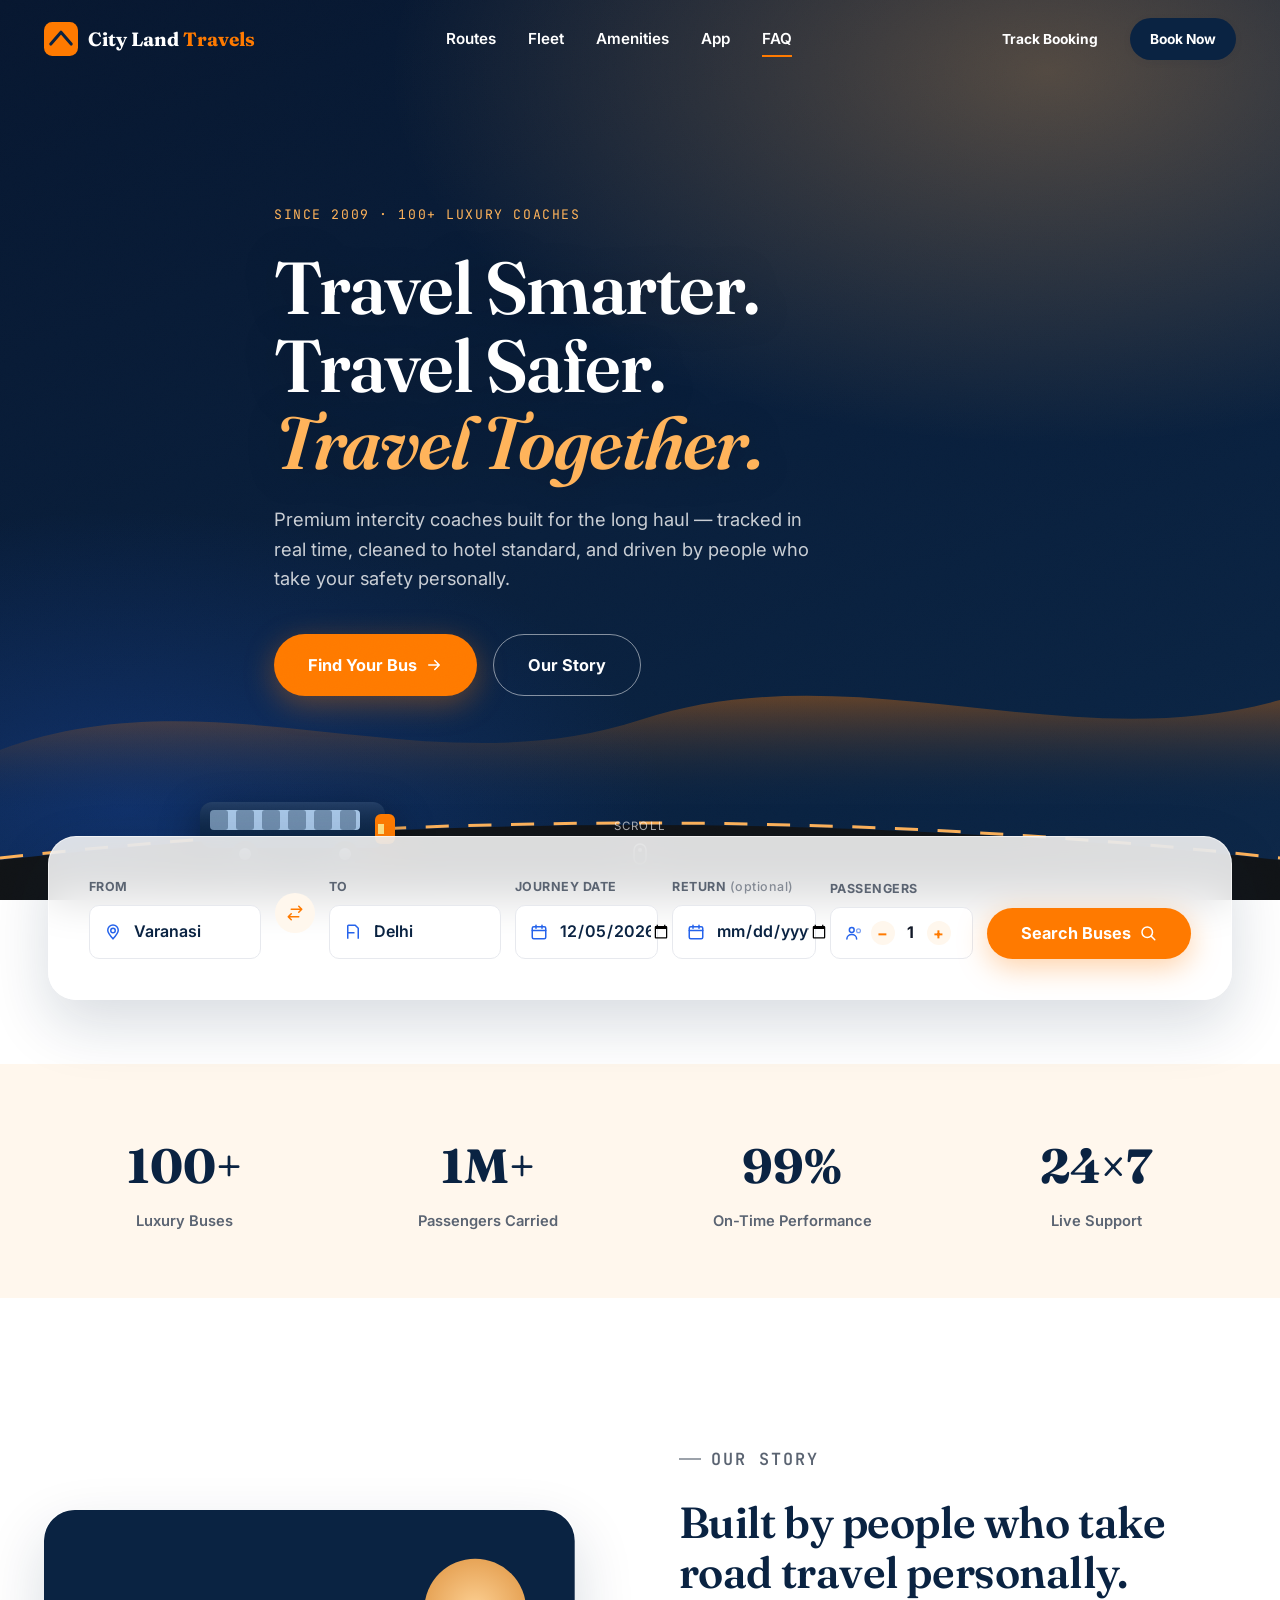
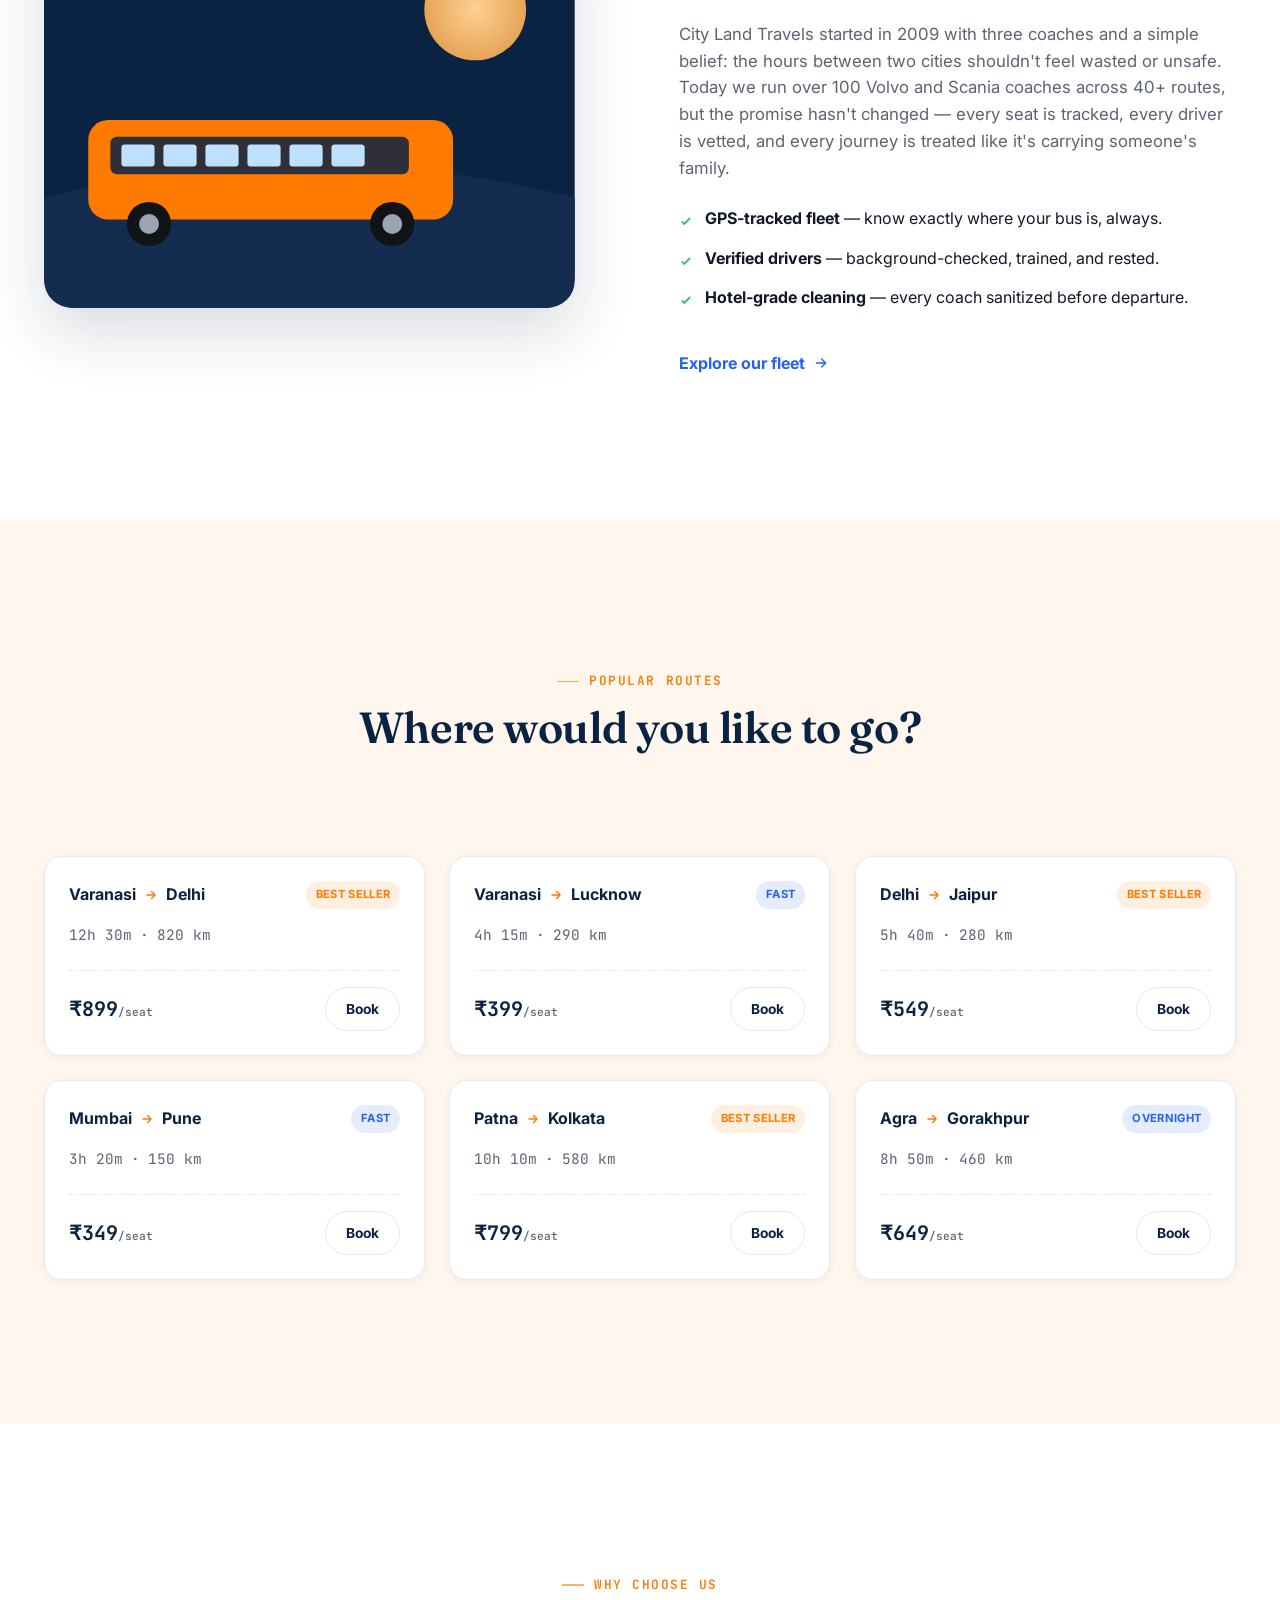
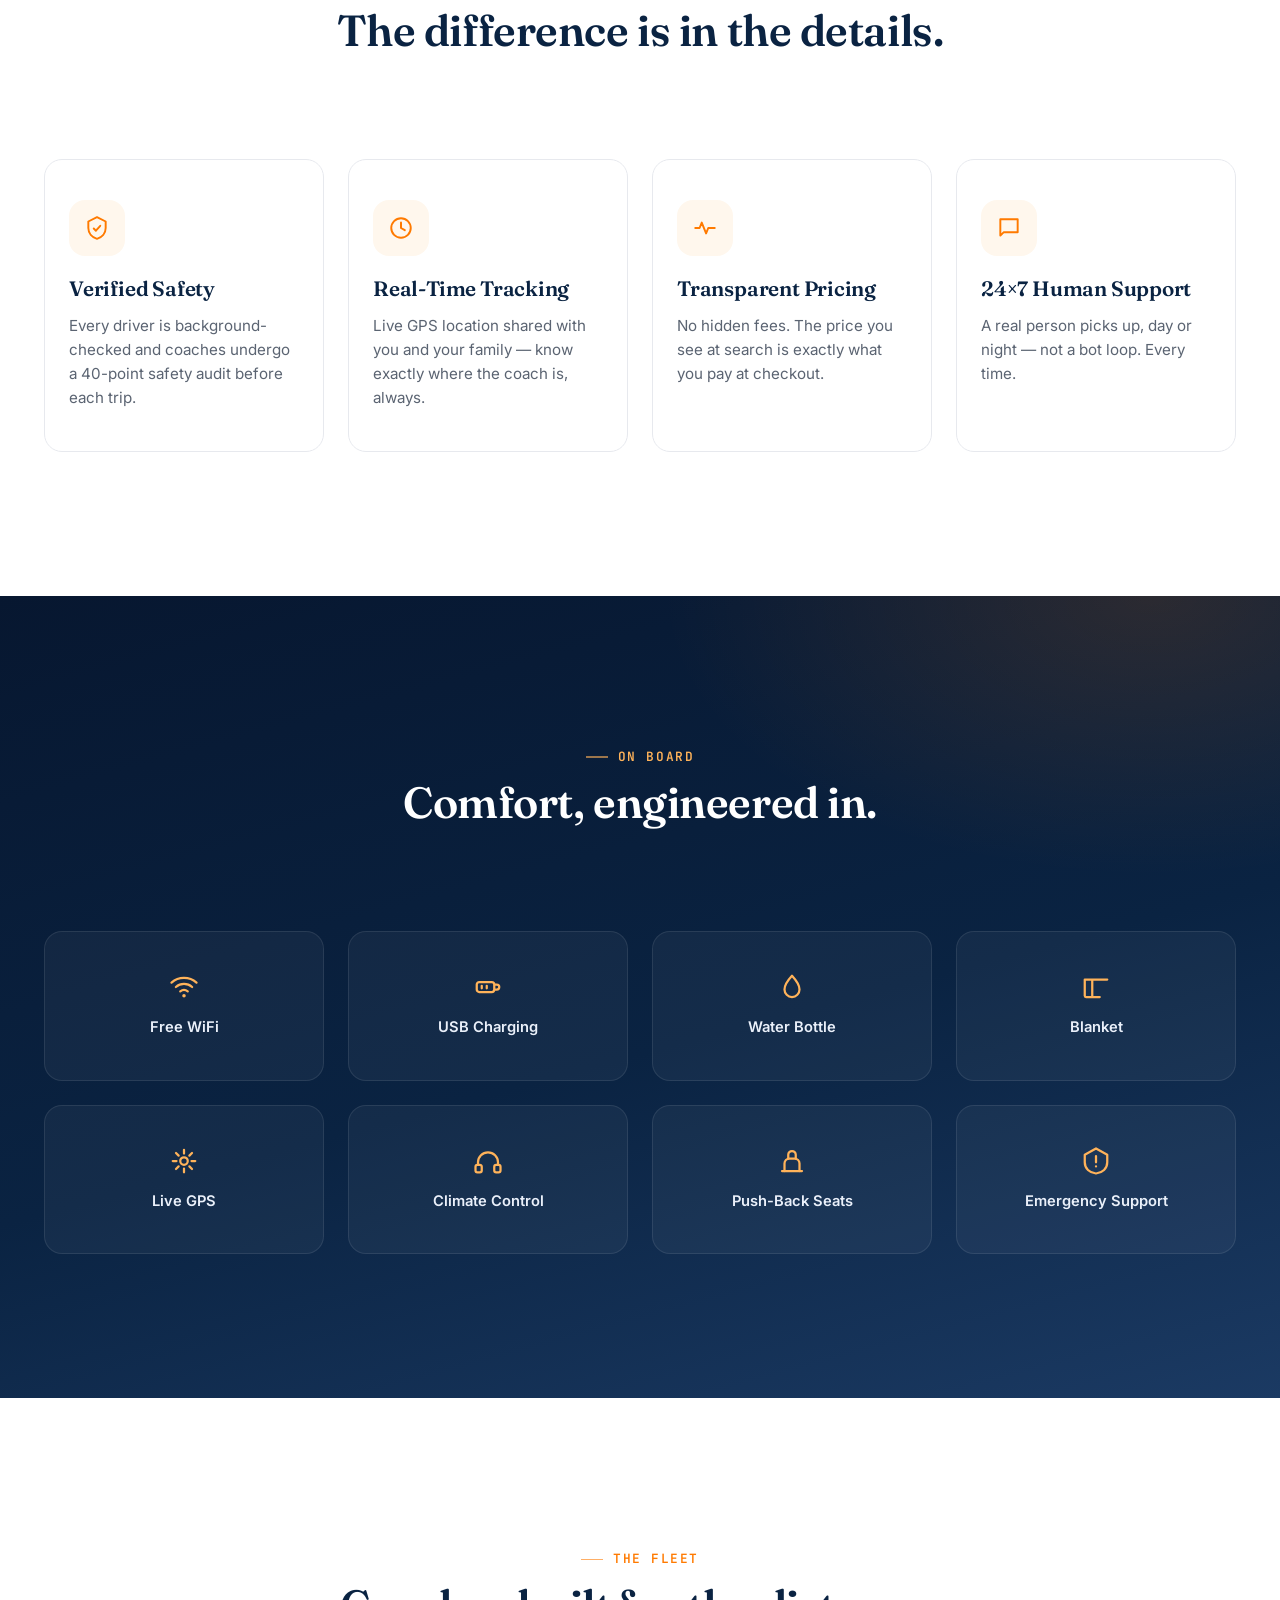
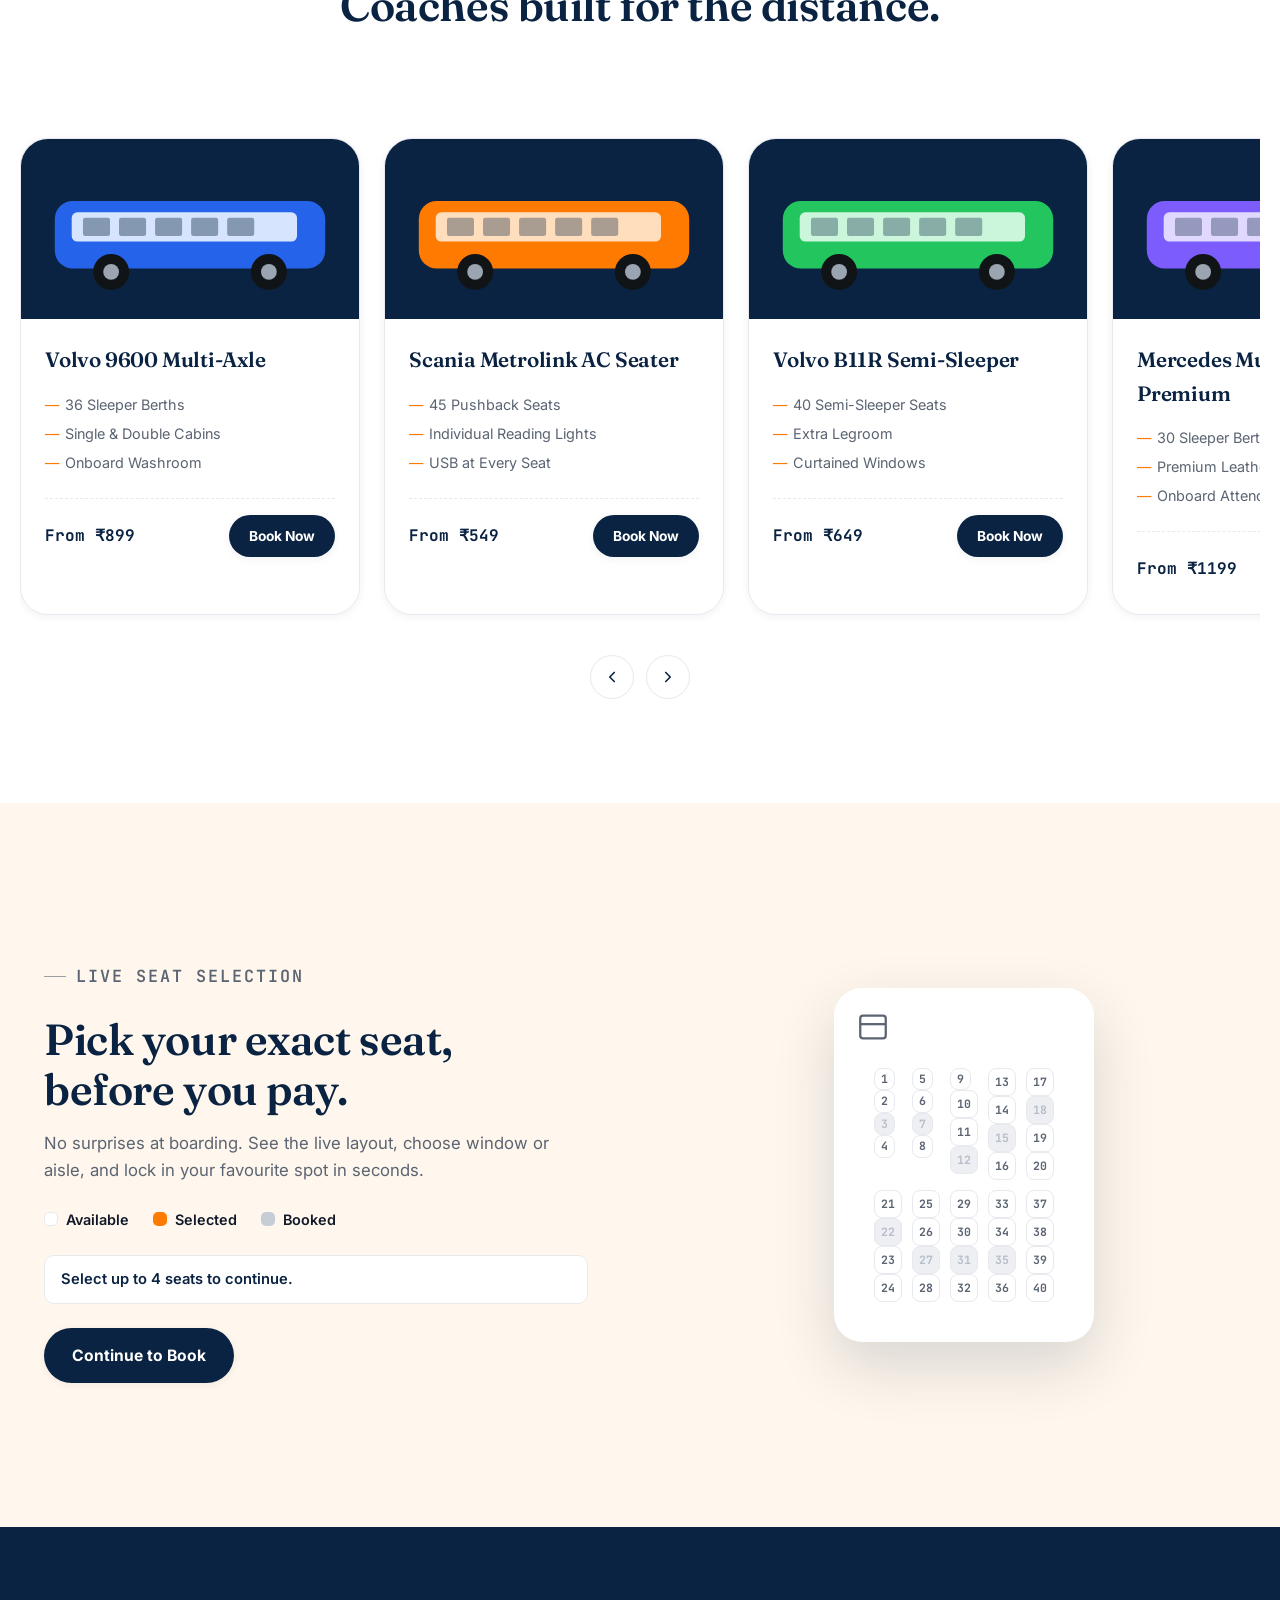
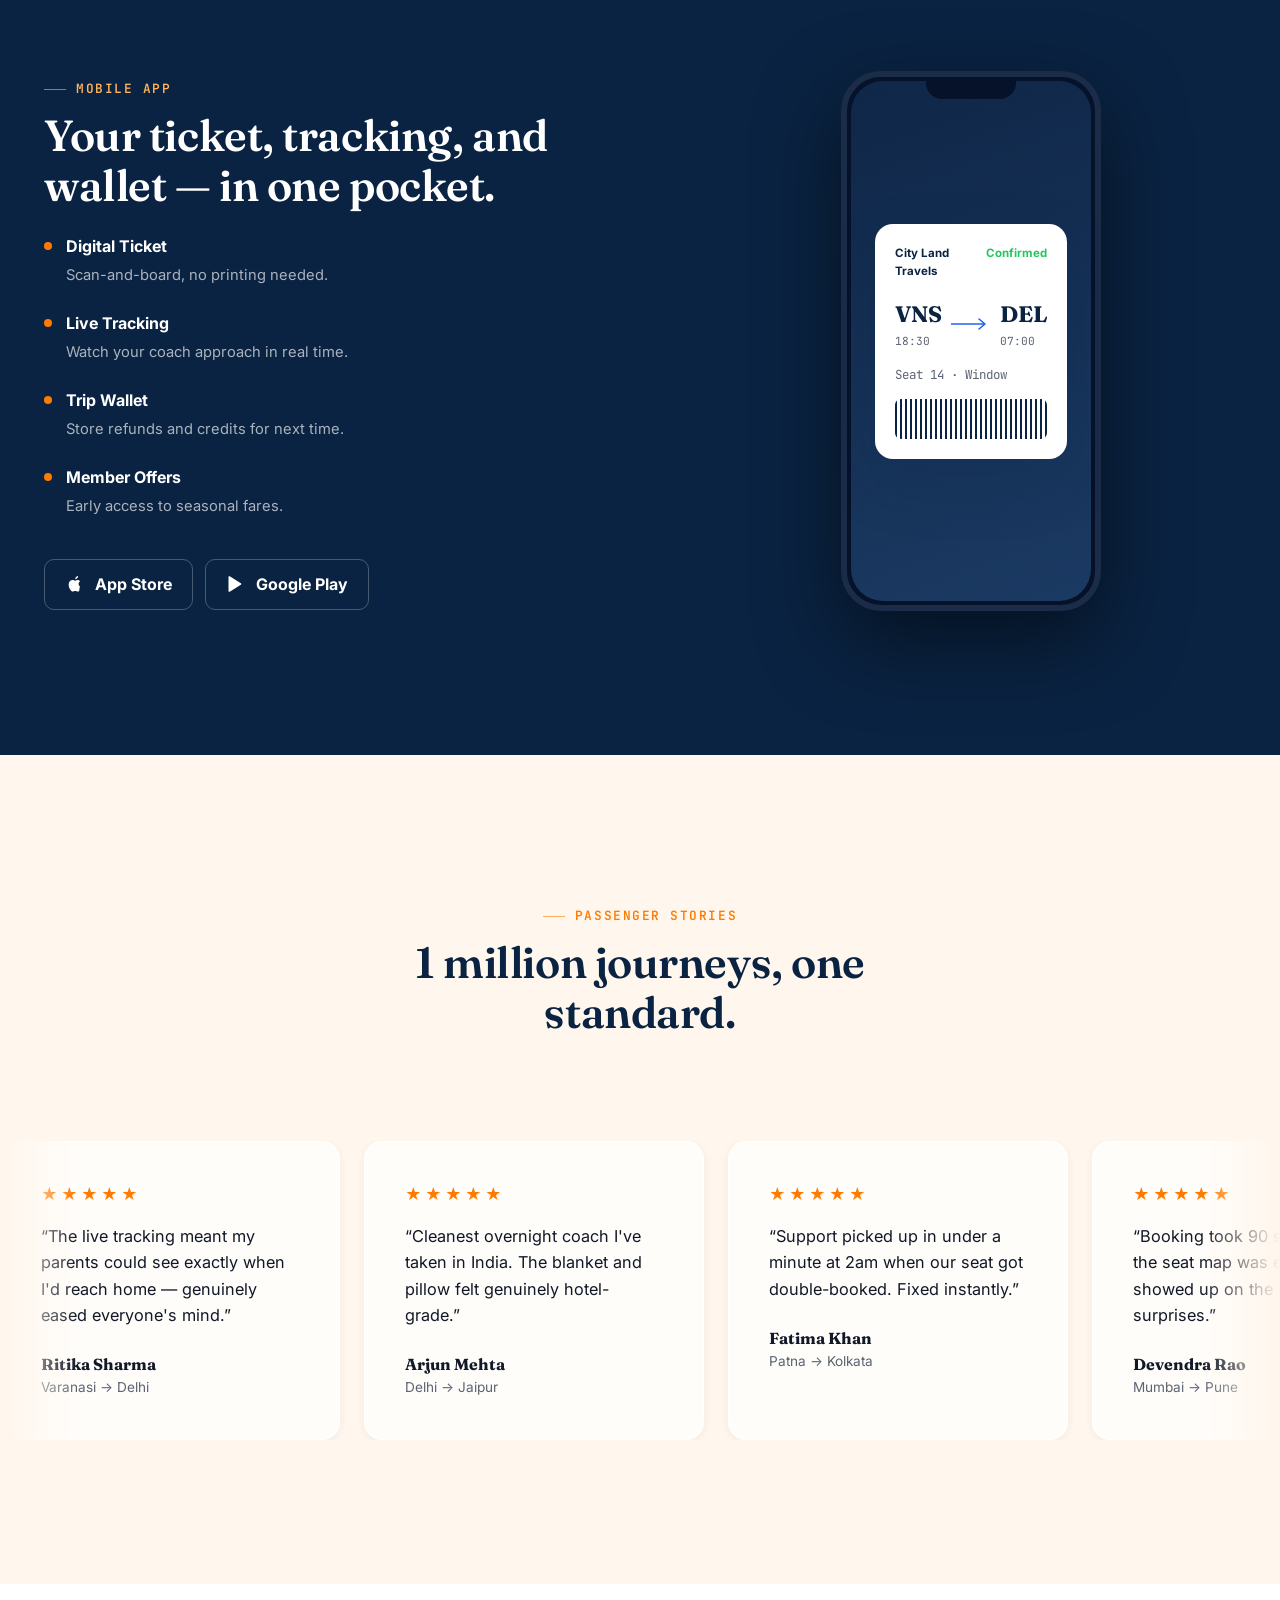
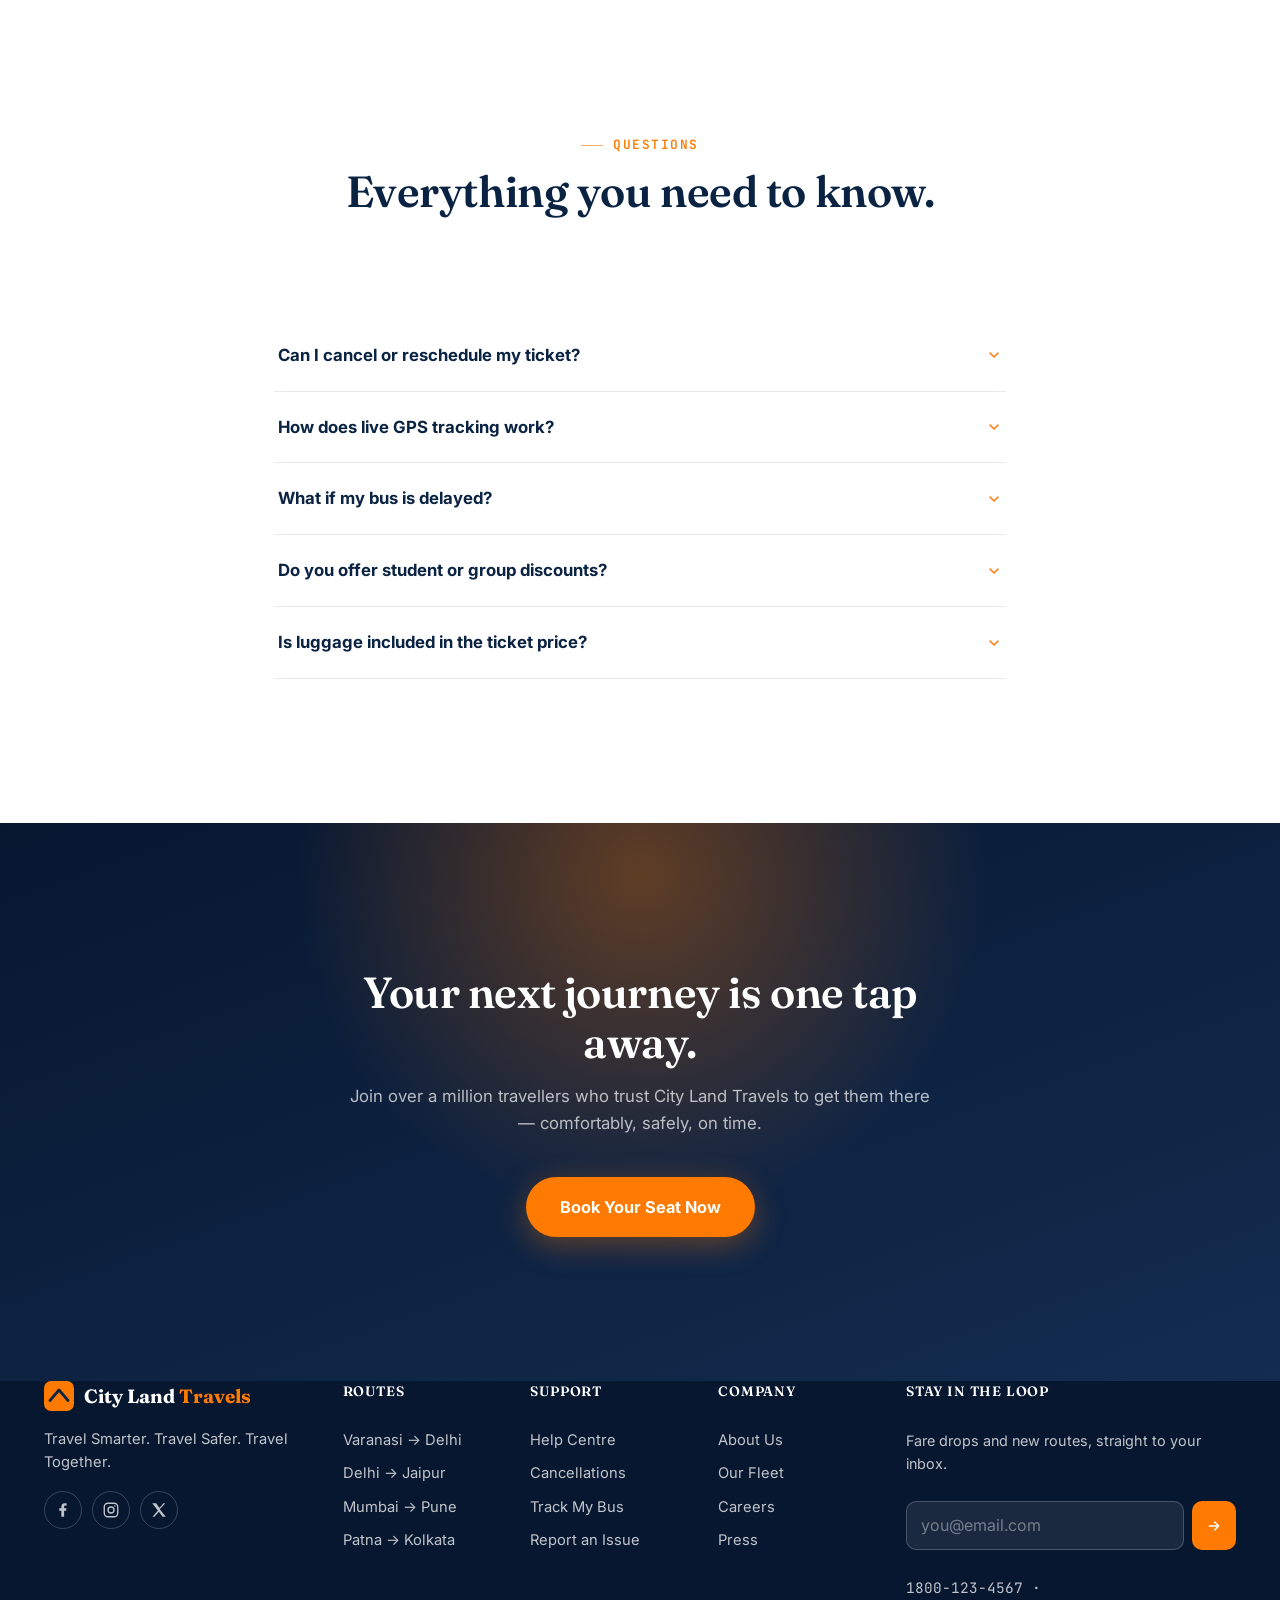
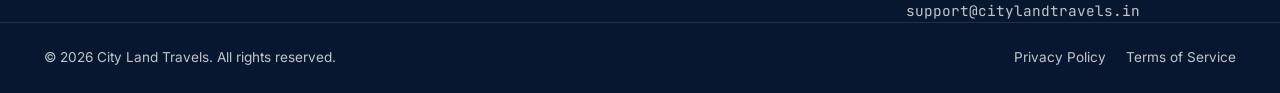
<file: index.html>
<!DOCTYPE html>
<html lang="en">
<head>
<meta charset="UTF-8">
<meta name="viewport" content="width=device-width, initial-scale=1.0">
<title>City Land Travels — Travel Smarter. Travel Safer. Travel Together.</title>
<meta name="description" content="Book premium intercity coach travel with City Land Travels. Luxury Volvo fleet, live seat selection, 24×7 support, and 1M+ happy passengers across India.">
<meta name="keywords" content="bus booking, coach travel, luxury bus, intercity bus tickets, City Land Travels">
<meta property="og:title" content="City Land Travels — Premium Coach Booking">
<meta property="og:description" content="Travel Smarter. Travel Safer. Travel Together.">
<meta property="og:type" content="website">
<link rel="icon" href="data:image/svg+xml,<svg xmlns=%22http://www.w3.org/2000/svg%22 viewBox=%220 0 100 100%22><rect width=%22100%22 height=%22100%22 rx=%2222%22 fill=%22%230A2342%22/><path d=%22M20 65 L50 30 L80 65%22 stroke=%22%23FF7A00%22 stroke-width=%228%22 fill=%22none%22 stroke-linecap=%22round%22 stroke-linejoin=%22round%22/></svg>">

<link rel="preconnect" href="https://fonts.googleapis.com">
<link rel="preconnect" href="https://fonts.gstatic.com" crossorigin>
<link href="https://fonts.googleapis.com/css2?family=Fraunces:opsz,wght@9..144,300;9..144,400;9..144,500;9..144,600;9..144,700;9..144,900&family=Inter:wght@400;500;600;700;800&family=JetBrains+Mono:wght@400;500;700&display=swap" rel="stylesheet">

<link rel="stylesheet" href="style.css">
</head>
<body>

<!-- ============ PRELOADER ============ -->
<div class="preloader" id="preloader" aria-hidden="true">
  <svg class="preloader__mark" viewBox="0 0 100 60" width="72" height="44">
    <path class="preloader__road" d="M4 50 Q50 10 96 50" fill="none" stroke="currentColor" stroke-width="4" stroke-linecap="round"/>
  </svg>
</div>

<!-- ============ SKIP LINK ============ -->
<a class="skip-link" href="#main">Skip to content</a>

<!-- ============ NAVIGATION ============ -->
<header class="nav" id="nav">
  <div class="nav__inner container">
    <a href="#top" class="nav__brand" aria-label="City Land Travels home">
      <svg width="34" height="34" viewBox="0 0 100 100" aria-hidden="true">
        <rect width="100" height="100" rx="24" fill="#FF7A00"/>
        <path d="M20 65 L50 30 L80 65" stroke="#0A2342" stroke-width="9" fill="none" stroke-linecap="round" stroke-linejoin="round"/>
      </svg>
      <span>City Land <em>Travels</em></span>
    </a>

    <nav class="nav__links" aria-label="Primary">
      <a href="#routes">Routes</a>
      <a href="#fleet">Fleet</a>
      <a href="#amenities">Amenities</a>
      <a href="#app">App</a>
      <a href="#faq">FAQ</a>
    </nav>

    <div class="nav__actions">
      <a href="#booking" class="btn btn--ghost btn--sm">Track Booking</a>
      <a href="#booking" class="btn btn--primary btn--sm">Book Now</a>
    </div>

    <button class="nav__burger" id="burger" aria-label="Open menu" aria-expanded="false" aria-controls="mobileMenu">
      <span></span><span></span><span></span>
    </button>
  </div>

  <div class="mobile-menu" id="mobileMenu" aria-hidden="true">
    <div class="mobile-menu__backdrop" id="mobileMenuBackdrop"></div>
    <div class="mobile-menu__panel">
      <div class="mobile-menu__top container">
        <a href="#top" class="nav__brand mobile-menu__brand">
          <svg width="30" height="30" viewBox="0 0 100 100" aria-hidden="true">
            <rect width="100" height="100" rx="24" fill="#FF7A00"/>
            <path d="M20 65 L50 30 L80 65" stroke="#0A2342" stroke-width="9" fill="none" stroke-linecap="round" stroke-linejoin="round"/>
          </svg>
          <span>City Land <em>Travels</em></span>
        </a>
        <button class="mobile-menu__close" id="mobileMenuClose" aria-label="Close menu">
          <svg width="22" height="22" viewBox="0 0 24 24" fill="none"><path d="M6 6l12 12M18 6L6 18" stroke="currentColor" stroke-width="2.4" stroke-linecap="round"/></svg>
        </button>
      </div>

      <nav class="mobile-menu__links" aria-label="Mobile primary">
        <a href="#routes"><span>Routes</span><em>01</em></a>
        <a href="#fleet"><span>Fleet</span><em>02</em></a>
        <a href="#amenities"><span>Amenities</span><em>03</em></a>
        <a href="#app"><span>App</span><em>04</em></a>
        <a href="#faq"><span>FAQ</span><em>05</em></a>
      </nav>

      <div class="mobile-menu__actions">
        <a href="#booking" class="btn btn--ghost mobile-menu__ghost">Track Booking</a>
        <a href="#booking" class="btn btn--accent">Book Now</a>
      </div>
    </div>
  </div>
</header>

<main id="main">

<!-- ============ 1. HERO ============ -->
<section class="hero" id="top">
  <div class="hero__sky"></div>
  <div class="hero__particles" id="particles" aria-hidden="true"></div>

  <svg class="hero__horizon" viewBox="0 0 1440 200" preserveAspectRatio="none" aria-hidden="true">
    <path d="M0,140 C 240,60 480,180 720,110 C 960,40 1200,150 1440,90 L1440,200 L0,200 Z" fill="url(#horizonGrad)"/>
    <defs>
      <linearGradient id="horizonGrad" x1="0" y1="0" x2="0" y2="1">
        <stop offset="0%" stop-color="#FF7A00" stop-opacity="0.35"/>
        <stop offset="100%" stop-color="#0A2342" stop-opacity="0"/>
      </linearGradient>
    </defs>
  </svg>

  <div class="hero__road" aria-hidden="true">
    <svg viewBox="0 0 1440 120" preserveAspectRatio="none">
      <path d="M0,80 Q 720,10 1440,80 L1440,120 L0,120 Z" fill="#111417"/>
      <path class="hero__roadline" d="M0,78 Q 720,8 1440,78" fill="none" stroke="#FFB35A" stroke-width="3" stroke-dasharray="26 22"/>
    </svg>
    <svg class="hero__coach" viewBox="0 0 220 90" aria-hidden="true">
      <rect x="10" y="18" width="185" height="46" rx="12" fill="#0A2342"/>
      <rect x="10" y="18" width="185" height="46" rx="12" fill="url(#coachSheen)"/>
      <rect x="20" y="26" width="150" height="20" rx="4" fill="#BFE0FF" opacity="0.85"/>
      <rect x="20" y="26" width="18" height="20" rx="3" fill="#0A2342" opacity="0.35"/>
      <rect x="46" y="26" width="18" height="20" rx="3" fill="#0A2342" opacity="0.35"/>
      <rect x="72" y="26" width="18" height="20" rx="3" fill="#0A2342" opacity="0.35"/>
      <rect x="98" y="26" width="18" height="20" rx="3" fill="#0A2342" opacity="0.35"/>
      <rect x="124" y="26" width="18" height="20" rx="3" fill="#0A2342" opacity="0.35"/>
      <rect x="150" y="26" width="16" height="20" rx="3" fill="#0A2342" opacity="0.35"/>
      <rect x="185" y="30" width="20" height="30" rx="6" fill="#FF7A00"/>
      <circle cx="55" cy="70" r="13" fill="#111417"/>
      <circle cx="55" cy="70" r="6" fill="#9AA5B1"/>
      <circle cx="155" cy="70" r="13" fill="#111417"/>
      <circle cx="155" cy="70" r="6" fill="#9AA5B1"/>
      <rect x="188" y="40" width="6" height="10" fill="#FFE082"/>
      <defs>
        <linearGradient id="coachSheen" x1="0" y1="0" x2="0" y2="1">
          <stop offset="0%" stop-color="#3D5A8A" stop-opacity="0.5"/>
          <stop offset="100%" stop-color="#0A2342" stop-opacity="0"/>
        </linearGradient>
      </defs>
    </svg>
  </div>

  <div class="hero__content container">
    <p class="hero__eyebrow reveal-up">Since 2009 · 100+ Luxury Coaches</p>
    <h1 class="hero__headline">
      <span class="reveal-blur" style="--d:0s">Travel Smarter.</span>
      <span class="reveal-blur" style="--d:0.15s">Travel Safer.</span>
      <span class="reveal-blur hero__headline--accent" style="--d:0.3s">Travel Together.</span>
    </h1>
    <p class="hero__sub reveal-up" style="--d:0.45s">Premium intercity coaches built for the long haul — tracked in real time, cleaned to hotel standard, and driven by people who take your safety personally.</p>

    <div class="hero__cta reveal-up" style="--d:0.6s">
      <a href="#booking" class="btn btn--accent btn--lg">
        <span>Find Your Bus</span>
        <svg width="18" height="18" viewBox="0 0 24 24" fill="none"><path d="M5 12h14M13 6l6 6-6 6" stroke="currentColor" stroke-width="2" stroke-linecap="round" stroke-linejoin="round"/></svg>
      </a>
      <a href="#about" class="btn btn--outline-light btn--lg">Our Story</a>
    </div>
  </div>

  <button class="hero__scroll" id="scrollHint" aria-label="Scroll to explore">
    <span>Scroll</span>
    <svg width="14" height="22" viewBox="0 0 14 22"><rect x="1" y="1" width="12" height="20" rx="6" stroke="currentColor" stroke-width="1.5" fill="none"/><circle class="hero__scroll-dot" cx="7" cy="7" r="2" fill="currentColor"/></svg>
  </button>
</section>

<!-- ============ 2. SEARCH BOOKING ============ -->
<section class="booking-wrap" id="booking">
  <div class="container">
    <form class="booking-card reveal-up" id="bookingForm">
      <div class="booking-card__field">
        <label for="origin">From</label>
        <div class="booking-card__input">
          <svg width="18" height="18" viewBox="0 0 24 24" fill="none" aria-hidden="true"><circle cx="12" cy="10" r="3" stroke="currentColor" stroke-width="2"/><path d="M12 21c-4-4.5-7-8.2-7-11.5A7 7 0 0 1 19 9.5C19 12.8 16 16.5 12 21Z" stroke="currentColor" stroke-width="2"/></svg>
          <input type="text" id="origin" name="origin" placeholder="Varanasi" value="Varanasi" list="cityList" autocomplete="off" required>
        </div>
      </div>

      <button type="button" class="booking-card__swap" id="swapCities" aria-label="Swap origin and destination">
        <svg width="18" height="18" viewBox="0 0 24 24" fill="none"><path d="M7 7h13M17 3l4 4-4 4M17 17H4M7 21l-4-4 4-4" stroke="currentColor" stroke-width="2" stroke-linecap="round" stroke-linejoin="round"/></svg>
      </button>

      <div class="booking-card__field">
        <label for="destination">To</label>
        <div class="booking-card__input">
          <svg width="18" height="18" viewBox="0 0 24 24" fill="none" aria-hidden="true"><path d="M5 21V4a1 1 0 0 1 1-1h9l4 4v14" stroke="currentColor" stroke-width="2" stroke-linejoin="round"/><path d="M5 13h9" stroke="currentColor" stroke-width="2"/></svg>
          <input type="text" id="destination" name="destination" placeholder="Delhi" value="Delhi" list="cityList" autocomplete="off" required>
        </div>
      </div>

      <datalist id="cityList">
        <option value="Varanasi"><option value="Delhi"><option value="Lucknow">
        <option value="Mumbai"><option value="Jaipur"><option value="Prayagraj">
        <option value="Kanpur"><option value="Patna"><option value="Agra"><option value="Gorakhpur">
      </datalist>

      <div class="booking-card__field">
        <label for="journeyDate">Journey Date</label>
        <div class="booking-card__input">
          <svg width="18" height="18" viewBox="0 0 24 24" fill="none" aria-hidden="true"><rect x="3" y="5" width="18" height="16" rx="2" stroke="currentColor" stroke-width="2"/><path d="M3 10h18M8 3v4M16 3v4" stroke="currentColor" stroke-width="2" stroke-linecap="round"/></svg>
          <input type="date" id="journeyDate" name="journeyDate" required>
        </div>
      </div>

      <div class="booking-card__field">
        <label for="returnDate">Return <span class="optional">(optional)</span></label>
        <div class="booking-card__input">
          <svg width="18" height="18" viewBox="0 0 24 24" fill="none" aria-hidden="true"><rect x="3" y="5" width="18" height="16" rx="2" stroke="currentColor" stroke-width="2"/><path d="M3 10h18M8 3v4M16 3v4" stroke="currentColor" stroke-width="2" stroke-linecap="round"/></svg>
          <input type="date" id="returnDate" name="returnDate">
        </div>
      </div>

      <div class="booking-card__field">
        <label for="passengers">Passengers</label>
        <div class="booking-card__input booking-card__input--stepper">
          <svg width="18" height="18" viewBox="0 0 24 24" fill="none" aria-hidden="true"><circle cx="9" cy="8" r="3.2" stroke="currentColor" stroke-width="2"/><path d="M2.5 20c0-3.6 2.9-6 6.5-6s6.5 2.4 6.5 6" stroke="currentColor" stroke-width="2" stroke-linecap="round"/><circle cx="18" cy="9" r="2.6" stroke="currentColor" stroke-width="1.6" opacity="0.6"/></svg>
          <button type="button" class="stepper__btn" id="passDec" aria-label="Decrease passengers">−</button>
          <span id="passCount">1</span>
          <button type="button" class="stepper__btn" id="passInc" aria-label="Increase passengers">+</button>
          <input type="hidden" id="passengers" name="passengers" value="1">
        </div>
      </div>

      <button type="submit" class="btn btn--accent btn--lg booking-card__submit">
        <span>Search Buses</span>
        <svg width="18" height="18" viewBox="0 0 24 24" fill="none"><circle cx="11" cy="11" r="7" stroke="currentColor" stroke-width="2"/><path d="M21 21l-4.3-4.3" stroke="currentColor" stroke-width="2" stroke-linecap="round"/></svg>
      </button>
    </form>
  </div>
</section>

<!-- ============ 3. TRUST BADGES ============ -->
<section class="trust">
  <div class="container trust__grid">
    <div class="trust__item reveal-up">
      <span class="trust__num" data-count="100" data-suffix="+">0</span>
      <span class="trust__label">Luxury Buses</span>
    </div>
    <div class="trust__item reveal-up" style="--d:0.1s">
      <span class="trust__num" data-count="1" data-suffix="M+" data-decimals="0">0</span>
      <span class="trust__label">Passengers Carried</span>
    </div>
    <div class="trust__item reveal-up" style="--d:0.2s">
      <span class="trust__num" data-count="99" data-suffix="%">0</span>
      <span class="trust__label">On-Time Performance</span>
    </div>
    <div class="trust__item reveal-up" style="--d:0.3s">
      <span class="trust__num-static">24×7</span>
      <span class="trust__label">Live Support</span>
    </div>
  </div>
</section>

<!-- ============ 4. ABOUT ============ -->
<section class="about" id="about">
  <div class="container about__grid">
    <div class="about__media reveal-left">
      <svg viewBox="0 0 480 360" class="about__illustration" aria-hidden="true">
        <rect width="480" height="360" rx="28" fill="#0A2342"/>
        <path d="M0 260 Q 240 200 480 260 L480 360 L0 360 Z" fill="#132C50"/>
        <circle cx="390" cy="90" r="46" fill="#FFB35A" opacity="0.9"/>
        <circle cx="390" cy="90" r="46" fill="url(#sunGlow)"/>
        <rect x="40" y="190" width="330" height="90" rx="18" fill="#FF7A00"/>
        <rect x="60" y="205" width="270" height="34" rx="6" fill="#0A2342" opacity="0.85"/>
        <rect x="70" y="212" width="30" height="20" rx="3" fill="#BFE0FF"/>
        <rect x="108" y="212" width="30" height="20" rx="3" fill="#BFE0FF"/>
        <rect x="146" y="212" width="30" height="20" rx="3" fill="#BFE0FF"/>
        <rect x="184" y="212" width="30" height="20" rx="3" fill="#BFE0FF"/>
        <rect x="222" y="212" width="30" height="20" rx="3" fill="#BFE0FF"/>
        <rect x="260" y="212" width="30" height="20" rx="3" fill="#BFE0FF"/>
        <circle cx="95" cy="284" r="20" fill="#111417"/><circle cx="95" cy="284" r="9" fill="#9AA5B1"/>
        <circle cx="315" cy="284" r="20" fill="#111417"/><circle cx="315" cy="284" r="9" fill="#9AA5B1"/>
        <defs><radialGradient id="sunGlow"><stop offset="0%" stop-color="#FFD59A" stop-opacity="0.9"/><stop offset="100%" stop-color="#FFD59A" stop-opacity="0"/></radialGradient></defs>
      </svg>
    </div>
    <div class="about__text reveal-right">
      <p class="eyebrow">Our Story</p>
      <h2>Built by people who take road travel personally.</h2>
      <p>City Land Travels started in 2009 with three coaches and a simple belief: the hours between two cities shouldn't feel wasted or unsafe. Today we run over 100 Volvo and Scania coaches across 40+ routes, but the promise hasn't changed — every seat is tracked, every driver is vetted, and every journey is treated like it's carrying someone's family.</p>
      <ul class="about__points">
        <li><strong>GPS-tracked fleet</strong> — know exactly where your bus is, always.</li>
        <li><strong>Verified drivers</strong> — background-checked, trained, and rested.</li>
        <li><strong>Hotel-grade cleaning</strong> — every coach sanitized before departure.</li>
      </ul>
      <a href="#fleet" class="link-arrow">Explore our fleet <svg width="16" height="16" viewBox="0 0 24 24" fill="none"><path d="M5 12h14M13 6l6 6-6 6" stroke="currentColor" stroke-width="2" stroke-linecap="round" stroke-linejoin="round"/></svg></a>
    </div>
  </div>
</section>

<!-- ============ 5. POPULAR ROUTES ============ -->
<section class="routes" id="routes">
  <div class="container">
    <div class="section-head reveal-up">
      <p class="eyebrow">Popular Routes</p>
      <h2>Where would you like to go?</h2>
    </div>

    <div class="routes__grid">
      <article class="route-card reveal-up">
        <div class="route-card__top">
          <span class="route-card__cities">Varanasi <svg width="14" height="14" viewBox="0 0 24 24" fill="none"><path d="M5 12h14M13 6l6 6-6 6" stroke="currentColor" stroke-width="2.4" stroke-linecap="round" stroke-linejoin="round"/></svg> Delhi</span>
          <span class="route-card__badge">Best Seller</span>
        </div>
        <div class="route-card__meta">
          <span>12h 30m</span><span>·</span><span>820 km</span>
        </div>
        <div class="route-card__bottom">
          <span class="route-card__price">₹899<small>/seat</small></span>
          <a href="#booking" class="btn btn--outline btn--sm">Book</a>
        </div>
      </article>

      <article class="route-card reveal-up" style="--d:0.08s">
        <div class="route-card__top">
          <span class="route-card__cities">Varanasi <svg width="14" height="14" viewBox="0 0 24 24" fill="none"><path d="M5 12h14M13 6l6 6-6 6" stroke="currentColor" stroke-width="2.4" stroke-linecap="round" stroke-linejoin="round"/></svg> Lucknow</span>
          <span class="route-card__badge route-card__badge--alt">Fast</span>
        </div>
        <div class="route-card__meta">
          <span>4h 15m</span><span>·</span><span>290 km</span>
        </div>
        <div class="route-card__bottom">
          <span class="route-card__price">₹399<small>/seat</small></span>
          <a href="#booking" class="btn btn--outline btn--sm">Book</a>
        </div>
      </article>

      <article class="route-card reveal-up" style="--d:0.16s">
        <div class="route-card__top">
          <span class="route-card__cities">Delhi <svg width="14" height="14" viewBox="0 0 24 24" fill="none"><path d="M5 12h14M13 6l6 6-6 6" stroke="currentColor" stroke-width="2.4" stroke-linecap="round" stroke-linejoin="round"/></svg> Jaipur</span>
          <span class="route-card__badge">Best Seller</span>
        </div>
        <div class="route-card__meta">
          <span>5h 40m</span><span>·</span><span>280 km</span>
        </div>
        <div class="route-card__bottom">
          <span class="route-card__price">₹549<small>/seat</small></span>
          <a href="#booking" class="btn btn--outline btn--sm">Book</a>
        </div>
      </article>

      <article class="route-card reveal-up" style="--d:0.24s">
        <div class="route-card__top">
          <span class="route-card__cities">Mumbai <svg width="14" height="14" viewBox="0 0 24 24" fill="none"><path d="M5 12h14M13 6l6 6-6 6" stroke="currentColor" stroke-width="2.4" stroke-linecap="round" stroke-linejoin="round"/></svg> Pune</span>
          <span class="route-card__badge route-card__badge--alt">Fast</span>
        </div>
        <div class="route-card__meta">
          <span>3h 20m</span><span>·</span><span>150 km</span>
        </div>
        <div class="route-card__bottom">
          <span class="route-card__price">₹349<small>/seat</small></span>
          <a href="#booking" class="btn btn--outline btn--sm">Book</a>
        </div>
      </article>

      <article class="route-card reveal-up" style="--d:0.32s">
        <div class="route-card__top">
          <span class="route-card__cities">Patna <svg width="14" height="14" viewBox="0 0 24 24" fill="none"><path d="M5 12h14M13 6l6 6-6 6" stroke="currentColor" stroke-width="2.4" stroke-linecap="round" stroke-linejoin="round"/></svg> Kolkata</span>
          <span class="route-card__badge">Best Seller</span>
        </div>
        <div class="route-card__meta">
          <span>10h 10m</span><span>·</span><span>580 km</span>
        </div>
        <div class="route-card__bottom">
          <span class="route-card__price">₹799<small>/seat</small></span>
          <a href="#booking" class="btn btn--outline btn--sm">Book</a>
        </div>
      </article>

      <article class="route-card reveal-up" style="--d:0.4s">
        <div class="route-card__top">
          <span class="route-card__cities">Agra <svg width="14" height="14" viewBox="0 0 24 24" fill="none"><path d="M5 12h14M13 6l6 6-6 6" stroke="currentColor" stroke-width="2.4" stroke-linecap="round" stroke-linejoin="round"/></svg> Gorakhpur</span>
          <span class="route-card__badge route-card__badge--alt">Overnight</span>
        </div>
        <div class="route-card__meta">
          <span>8h 50m</span><span>·</span><span>460 km</span>
        </div>
        <div class="route-card__bottom">
          <span class="route-card__price">₹649<small>/seat</small></span>
          <a href="#booking" class="btn btn--outline btn--sm">Book</a>
        </div>
      </article>
    </div>
  </div>
</section>

<!-- ============ 6. WHY CHOOSE US ============ -->
<section class="why">
  <div class="container">
    <div class="section-head reveal-up">
      <p class="eyebrow">Why Choose Us</p>
      <h2>The difference is in the details.</h2>
    </div>
    <div class="why__grid">
      <div class="why-card reveal-up">
        <div class="why-card__icon"><svg width="26" height="26" viewBox="0 0 24 24" fill="none"><path d="M12 2l8 4v6c0 5-3.4 8.7-8 10-4.6-1.3-8-5-8-10V6l8-4Z" stroke="currentColor" stroke-width="1.8" stroke-linejoin="round"/><path d="M9 12.5l2 2 4-4.5" stroke="currentColor" stroke-width="1.8" stroke-linecap="round" stroke-linejoin="round"/></svg></div>
        <h3>Verified Safety</h3>
        <p>Every driver is background-checked and coaches undergo a 40-point safety audit before each trip.</p>
      </div>
      <div class="why-card reveal-up" style="--d:0.1s">
        <div class="why-card__icon"><svg width="26" height="26" viewBox="0 0 24 24" fill="none"><circle cx="12" cy="12" r="9" stroke="currentColor" stroke-width="1.8"/><path d="M12 7v5l3.5 2" stroke="currentColor" stroke-width="1.8" stroke-linecap="round" stroke-linejoin="round"/></svg></div>
        <h3>Real-Time Tracking</h3>
        <p>Live GPS location shared with you and your family — know exactly where the coach is, always.</p>
      </div>
      <div class="why-card reveal-up" style="--d:0.2s">
        <div class="why-card__icon"><svg width="26" height="26" viewBox="0 0 24 24" fill="none"><path d="M3 12h4l2-5 4 10 2-5h6" stroke="currentColor" stroke-width="1.8" stroke-linecap="round" stroke-linejoin="round"/></svg></div>
        <h3>Transparent Pricing</h3>
        <p>No hidden fees. The price you see at search is exactly what you pay at checkout.</p>
      </div>
      <div class="why-card reveal-up" style="--d:0.3s">
        <div class="why-card__icon"><svg width="26" height="26" viewBox="0 0 24 24" fill="none"><path d="M4 4h16v12H7l-3 3V4Z" stroke="currentColor" stroke-width="1.8" stroke-linejoin="round"/></svg></div>
        <h3>24×7 Human Support</h3>
        <p>A real person picks up, day or night — not a bot loop. Every time.</p>
      </div>
    </div>
  </div>
</section>

<!-- ============ 7. AMENITIES ============ -->
<section class="amenities" id="amenities">
  <div class="container">
    <div class="section-head reveal-up section-head--light">
      <p class="eyebrow">On Board</p>
      <h2>Comfort, engineered in.</h2>
    </div>
    <div class="amenities__grid">
      <div class="amenity reveal-up">
        <svg width="30" height="30" viewBox="0 0 24 24" fill="none"><path d="M2 8.5a15 15 0 0 1 20 0M5.5 12a10 10 0 0 1 13 0M9 15.5a5 5 0 0 1 6 0" stroke="currentColor" stroke-width="1.8" stroke-linecap="round"/><circle cx="12" cy="19" r="1.4" fill="currentColor"/></svg>
        <span>Free WiFi</span>
      </div>
      <div class="amenity reveal-up" style="--d:0.05s">
        <svg width="30" height="30" viewBox="0 0 24 24" fill="none"><rect x="3" y="8" width="14" height="8" rx="2" stroke="currentColor" stroke-width="1.8"/><path d="M17 10h2a2 2 0 0 1 2 2 2 2 0 0 1-2 2h-2" stroke="currentColor" stroke-width="1.8"/><path d="M7 11v2M11 11v2" stroke="currentColor" stroke-width="1.8" stroke-linecap="round"/></svg>
        <span>USB Charging</span>
      </div>
      <div class="amenity reveal-up" style="--d:0.1s">
        <svg width="30" height="30" viewBox="0 0 24 24" fill="none"><path d="M12 3s6 6.5 6 11a6 6 0 0 1-12 0c0-4.5 6-11 6-11Z" stroke="currentColor" stroke-width="1.8" stroke-linejoin="round"/></svg>
        <span>Water Bottle</span>
      </div>
      <div class="amenity reveal-up" style="--d:0.15s">
        <svg width="30" height="30" viewBox="0 0 24 24" fill="none"><path d="M3 6h18M3 6v13a1 1 0 0 0 1 1h5V6M9 20h6" stroke="currentColor" stroke-width="1.8" stroke-linecap="round" stroke-linejoin="round"/></svg>
        <span>Blanket</span>
      </div>
      <div class="amenity reveal-up" style="--d:0.2s">
        <svg width="30" height="30" viewBox="0 0 24 24" fill="none"><circle cx="12" cy="12" r="3" stroke="currentColor" stroke-width="1.8"/><path d="M12 3v3M12 18v3M3 12h3M18 12h3M5.6 5.6l2.1 2.1M16.3 16.3l2.1 2.1M5.6 18.4l2.1-2.1M16.3 7.7l2.1-2.1" stroke="currentColor" stroke-width="1.8" stroke-linecap="round"/></svg>
        <span>Live GPS</span>
      </div>
      <div class="amenity reveal-up" style="--d:0.25s">
        <svg width="30" height="30" viewBox="0 0 24 24" fill="none"><path d="M4 16v-3a8 8 0 0 1 16 0v3" stroke="currentColor" stroke-width="1.8"/><rect x="2" y="15" width="5" height="6" rx="1.5" stroke="currentColor" stroke-width="1.8"/><rect x="17" y="15" width="5" height="6" rx="1.5" stroke="currentColor" stroke-width="1.8"/></svg>
        <span>Climate Control</span>
      </div>
      <div class="amenity reveal-up" style="--d:0.3s">
        <svg width="30" height="30" viewBox="0 0 24 24" fill="none"><path d="M6 20v-6a4 4 0 0 1 4-4h4a4 4 0 0 1 4 4v6" stroke="currentColor" stroke-width="1.8" stroke-linecap="round"/><path d="M4 20h16M9 10V7a3 3 0 0 1 6 0v3" stroke="currentColor" stroke-width="1.8" stroke-linecap="round"/></svg>
        <span>Push-Back Seats</span>
      </div>
      <div class="amenity reveal-up" style="--d:0.35s">
        <svg width="30" height="30" viewBox="0 0 24 24" fill="none"><path d="M12 2 3 7v6c0 5 3.8 8.4 9 9 5.2-.6 9-4 9-9V7l-9-5Z" stroke="currentColor" stroke-width="1.8" stroke-linejoin="round"/><path d="M12 8v5M12 16.2v.1" stroke="currentColor" stroke-width="1.8" stroke-linecap="round"/></svg>
        <span>Emergency Support</span>
      </div>
    </div>
  </div>
</section>

<!-- ============ 8. FLEET ============ -->
<section class="fleet" id="fleet">
  <div class="container">
    <div class="section-head reveal-up">
      <p class="eyebrow">The Fleet</p>
      <h2>Coaches built for the distance.</h2>
    </div>
  </div>

  <div class="fleet__track-wrap">
    <div class="fleet__track" id="fleetTrack">

      <article class="fleet-card reveal-up">
        <div class="fleet-card__media">
          <svg viewBox="0 0 300 160" aria-hidden="true">
            <rect width="300" height="160" fill="#0A2342"/>
            <rect x="30" y="55" width="240" height="60" rx="16" fill="#2563EB"/>
            <rect x="45" y="65" width="200" height="26" rx="5" fill="#E9F3FF" opacity="0.9"/>
            <rect x="55" y="70" width="24" height="16" rx="2" fill="#0A2342" opacity="0.4"/>
            <rect x="87" y="70" width="24" height="16" rx="2" fill="#0A2342" opacity="0.4"/>
            <rect x="119" y="70" width="24" height="16" rx="2" fill="#0A2342" opacity="0.4"/>
            <rect x="151" y="70" width="24" height="16" rx="2" fill="#0A2342" opacity="0.4"/>
            <rect x="183" y="70" width="24" height="16" rx="2" fill="#0A2342" opacity="0.4"/>
            <circle cx="80" cy="118" r="16" fill="#111417"/><circle cx="80" cy="118" r="7" fill="#9AA5B1"/>
            <circle cx="220" cy="118" r="16" fill="#111417"/><circle cx="220" cy="118" r="7" fill="#9AA5B1"/>
          </svg>
        </div>
        <div class="fleet-card__body">
          <h3>Volvo 9600 Multi-Axle</h3>
          <ul class="fleet-card__specs">
            <li>36 Sleeper Berths</li><li>Single &amp; Double Cabins</li><li>Onboard Washroom</li>
          </ul>
          <div class="fleet-card__bottom">
            <span class="price-tag">From ₹899</span>
            <a href="#booking" class="btn btn--primary btn--sm">Book Now</a>
          </div>
        </div>
      </article>

      <article class="fleet-card reveal-up" style="--d:0.1s">
        <div class="fleet-card__media">
          <svg viewBox="0 0 300 160" aria-hidden="true">
            <rect width="300" height="160" fill="#0A2342"/>
            <rect x="30" y="55" width="240" height="60" rx="16" fill="#FF7A00"/>
            <rect x="45" y="65" width="200" height="26" rx="5" fill="#FFE9D2" opacity="0.9"/>
            <rect x="55" y="70" width="24" height="16" rx="2" fill="#0A2342" opacity="0.35"/>
            <rect x="87" y="70" width="24" height="16" rx="2" fill="#0A2342" opacity="0.35"/>
            <rect x="119" y="70" width="24" height="16" rx="2" fill="#0A2342" opacity="0.35"/>
            <rect x="151" y="70" width="24" height="16" rx="2" fill="#0A2342" opacity="0.35"/>
            <rect x="183" y="70" width="24" height="16" rx="2" fill="#0A2342" opacity="0.35"/>
            <circle cx="80" cy="118" r="16" fill="#111417"/><circle cx="80" cy="118" r="7" fill="#9AA5B1"/>
            <circle cx="220" cy="118" r="16" fill="#111417"/><circle cx="220" cy="118" r="7" fill="#9AA5B1"/>
          </svg>
        </div>
        <div class="fleet-card__body">
          <h3>Scania Metrolink AC Seater</h3>
          <ul class="fleet-card__specs">
            <li>45 Pushback Seats</li><li>Individual Reading Lights</li><li>USB at Every Seat</li>
          </ul>
          <div class="fleet-card__bottom">
            <span class="price-tag">From ₹549</span>
            <a href="#booking" class="btn btn--primary btn--sm">Book Now</a>
          </div>
        </div>
      </article>

      <article class="fleet-card reveal-up" style="--d:0.2s">
        <div class="fleet-card__media">
          <svg viewBox="0 0 300 160" aria-hidden="true">
            <rect width="300" height="160" fill="#0A2342"/>
            <rect x="30" y="55" width="240" height="60" rx="16" fill="#22C55E"/>
            <rect x="45" y="65" width="200" height="26" rx="5" fill="#DFFCE9" opacity="0.9"/>
            <rect x="55" y="70" width="24" height="16" rx="2" fill="#0A2342" opacity="0.35"/>
            <rect x="87" y="70" width="24" height="16" rx="2" fill="#0A2342" opacity="0.35"/>
            <rect x="119" y="70" width="24" height="16" rx="2" fill="#0A2342" opacity="0.35"/>
            <rect x="151" y="70" width="24" height="16" rx="2" fill="#0A2342" opacity="0.35"/>
            <rect x="183" y="70" width="24" height="16" rx="2" fill="#0A2342" opacity="0.35"/>
            <circle cx="80" cy="118" r="16" fill="#111417"/><circle cx="80" cy="118" r="7" fill="#9AA5B1"/>
            <circle cx="220" cy="118" r="16" fill="#111417"/><circle cx="220" cy="118" r="7" fill="#9AA5B1"/>
          </svg>
        </div>
        <div class="fleet-card__body">
          <h3>Volvo B11R Semi-Sleeper</h3>
          <ul class="fleet-card__specs">
            <li>40 Semi-Sleeper Seats</li><li>Extra Legroom</li><li>Curtained Windows</li>
          </ul>
          <div class="fleet-card__bottom">
            <span class="price-tag">From ₹649</span>
            <a href="#booking" class="btn btn--primary btn--sm">Book Now</a>
          </div>
        </div>
      </article>

      <article class="fleet-card reveal-up" style="--d:0.3s">
        <div class="fleet-card__media">
          <svg viewBox="0 0 300 160" aria-hidden="true">
            <rect width="300" height="160" fill="#0A2342"/>
            <rect x="30" y="55" width="240" height="60" rx="16" fill="#7C5CFC"/>
            <rect x="45" y="65" width="200" height="26" rx="5" fill="#ECE6FF" opacity="0.9"/>
            <rect x="55" y="70" width="24" height="16" rx="2" fill="#0A2342" opacity="0.35"/>
            <rect x="87" y="70" width="24" height="16" rx="2" fill="#0A2342" opacity="0.35"/>
            <rect x="119" y="70" width="24" height="16" rx="2" fill="#0A2342" opacity="0.35"/>
            <rect x="151" y="70" width="24" height="16" rx="2" fill="#0A2342" opacity="0.35"/>
            <rect x="183" y="70" width="24" height="16" rx="2" fill="#0A2342" opacity="0.35"/>
            <circle cx="80" cy="118" r="16" fill="#111417"/><circle cx="80" cy="118" r="7" fill="#9AA5B1"/>
            <circle cx="220" cy="118" r="16" fill="#111417"/><circle cx="220" cy="118" r="7" fill="#9AA5B1"/>
          </svg>
        </div>
        <div class="fleet-card__body">
          <h3>Mercedes MultiAxle Premium</h3>
          <ul class="fleet-card__specs">
            <li>30 Sleeper Berths</li><li>Premium Leather Interiors</li><li>Onboard Attendant</li>
          </ul>
          <div class="fleet-card__bottom">
            <span class="price-tag">From ₹1199</span>
            <a href="#booking" class="btn btn--primary btn--sm">Book Now</a>
          </div>
        </div>
      </article>

    </div>
    <div class="fleet__nav">
      <button id="fleetPrev" aria-label="Previous coach"><svg width="18" height="18" viewBox="0 0 24 24" fill="none"><path d="M15 6l-6 6 6 6" stroke="currentColor" stroke-width="2.2" stroke-linecap="round" stroke-linejoin="round"/></svg></button>
      <button id="fleetNext" aria-label="Next coach"><svg width="18" height="18" viewBox="0 0 24 24" fill="none"><path d="M9 6l6 6-6 6" stroke="currentColor" stroke-width="2.2" stroke-linecap="round" stroke-linejoin="round"/></svg></button>
    </div>
  </div>
</section>

<!-- ============ 9. SEAT BOOKING PREVIEW ============ -->
<section class="seatmap">
  <div class="container seatmap__grid">
    <div class="seatmap__text reveal-left">
      <p class="eyebrow">Live Seat Selection</p>
      <h2>Pick your exact seat, before you pay.</h2>
      <p>No surprises at boarding. See the live layout, choose window or aisle, and lock in your favourite spot in seconds.</p>
      <div class="seatmap__legend">
        <span><i class="dot dot--available"></i>Available</span>
        <span><i class="dot dot--selected"></i>Selected</span>
        <span><i class="dot dot--booked"></i>Booked</span>
      </div>
      <div class="seatmap__summary" id="seatSummary">Select up to 4 seats to continue.</div>
      <a href="#booking" class="btn btn--primary" id="seatContinue">Continue to Book</a>
    </div>

    <div class="seatmap__panel reveal-right">
      <div class="seatmap__wheel" aria-hidden="true">
        <svg width="34" height="34" viewBox="0 0 24 24" fill="none"><rect x="3" y="4" width="18" height="16" rx="2" stroke="currentColor" stroke-width="1.6"/><path d="M3 10h18" stroke="currentColor" stroke-width="1.6"/></svg>
      </div>
      <div class="seatmap__bus" id="seatBus" role="group" aria-label="Bus seat layout"></div>
    </div>
  </div>
</section>

<!-- ============ 10. MOBILE APP ============ -->
<section class="app" id="app">
  <div class="container app__grid">
    <div class="app__text reveal-left">
      <p class="eyebrow eyebrow--light">Mobile App</p>
      <h2>Your ticket, tracking, and wallet — in one pocket.</h2>
      <ul class="app__features">
        <li><strong>Digital Ticket</strong><span>Scan-and-board, no printing needed.</span></li>
        <li><strong>Live Tracking</strong><span>Watch your coach approach in real time.</span></li>
        <li><strong>Trip Wallet</strong><span>Store refunds and credits for next time.</span></li>
        <li><strong>Member Offers</strong><span>Early access to seasonal fares.</span></li>
      </ul>
      <div class="app__stores">
        <a href="#" class="store-btn">
          <svg width="20" height="20" viewBox="0 0 24 24" fill="currentColor"><path d="M17.05 20.28c-.98.95-2.05.8-3.08.35-1.09-.46-2.09-.48-3.24 0-1.44.62-2.2.44-3.06-.35C2.79 15.25 3.51 7.59 9.05 7.31c1.35.07 2.29.74 3.08.8.79-.06 1.98-1 3.08-.94.86.06 2.11.4 2.99 1.5-2.65 1.6-2.24 5.2.03 6.4-.15.42-.4.87-.68 1.21ZM12.25 6.32c-.15-2.09 1.5-3.86 3.45-4.02.29 2.13-1.94 3.98-3.45 4.02Z"/></svg>
          <span>App Store</span>
        </a>
        <a href="#" class="store-btn">
          <svg width="20" height="20" viewBox="0 0 24 24" fill="currentColor"><path d="M3 3.6a1 1 0 0 1 1.5-.87l13.3 8.4a1 1 0 0 1 0 1.74l-13.3 8.4A1 1 0 0 1 3 20.4V3.6Z"/></svg>
          <span>Google Play</span>
        </a>
      </div>
    </div>

    <div class="app__media reveal-right">
      <div class="phone">
        <div class="phone__notch"></div>
        <div class="phone__screen">
          <div class="phone__ticket">
            <div class="phone__ticket-top">
              <span>City Land Travels</span>
              <span class="phone__ticket-status">Confirmed</span>
            </div>
            <div class="phone__ticket-route">
              <div><strong>VNS</strong><small>18:30</small></div>
              <svg width="40" height="12" viewBox="0 0 40 12" fill="none"><path d="M0 6h34M28 1l6 5-6 5" stroke="currentColor" stroke-width="1.6" stroke-linecap="round" stroke-linejoin="round"/></svg>
              <div><strong>DEL</strong><small>07:00</small></div>
            </div>
            <div class="phone__ticket-seat">Seat 14 · Window</div>
            <div class="phone__ticket-barcode"></div>
          </div>
        </div>
      </div>
    </div>
  </div>
</section>

<!-- ============ 11. TESTIMONIALS ============ -->
<section class="testimonials">
  <div class="container">
    <div class="section-head reveal-up">
      <p class="eyebrow">Passenger Stories</p>
      <h2>1 million journeys, one standard.</h2>
    </div>
  </div>

  <div class="testimonials__track-wrap">
    <div class="testimonials__track" id="testiTrack">
      <article class="testi-card">
        <div class="testi-card__stars">★★★★★</div>
        <p>“The live tracking meant my parents could see exactly when I'd reach home — genuinely eased everyone's mind.”</p>
        <div class="testi-card__person"><strong>Ritika Sharma</strong><span>Varanasi → Delhi</span></div>
      </article>
      <article class="testi-card">
        <div class="testi-card__stars">★★★★★</div>
        <p>“Cleanest overnight coach I've taken in India. The blanket and pillow felt genuinely hotel-grade.”</p>
        <div class="testi-card__person"><strong>Arjun Mehta</strong><span>Delhi → Jaipur</span></div>
      </article>
      <article class="testi-card">
        <div class="testi-card__stars">★★★★★</div>
        <p>“Support picked up in under a minute at 2am when our seat got double-booked. Fixed instantly.”</p>
        <div class="testi-card__person"><strong>Fatima Khan</strong><span>Patna → Kolkata</span></div>
      </article>
      <article class="testi-card">
        <div class="testi-card__stars">★★★★★</div>
        <p>“Booking took 90 seconds and the seat map was exactly what showed up on the bus. No surprises.”</p>
        <div class="testi-card__person"><strong>Devendra Rao</strong><span>Mumbai → Pune</span></div>
      </article>
    </div>
  </div>
</section>

<!-- ============ 12. FAQ ============ -->
<section class="faq" id="faq">
  <div class="container faq__wrap">
    <div class="section-head reveal-up">
      <p class="eyebrow">Questions</p>
      <h2>Everything you need to know.</h2>
    </div>

    <div class="accordion" id="accordion">
      <div class="accordion__item reveal-up">
        <button class="accordion__trigger" aria-expanded="false">
          <span>Can I cancel or reschedule my ticket?</span>
          <svg width="16" height="16" viewBox="0 0 24 24" fill="none"><path d="M6 9l6 6 6-6" stroke="currentColor" stroke-width="2.2" stroke-linecap="round" stroke-linejoin="round"/></svg>
        </button>
        <div class="accordion__panel"><p>Yes — cancellations up to 6 hours before departure are eligible for a full refund to your Trip Wallet, and rescheduling is free up to twice per ticket.</p></div>
      </div>
      <div class="accordion__item reveal-up">
        <button class="accordion__trigger" aria-expanded="false">
          <span>How does live GPS tracking work?</span>
          <svg width="16" height="16" viewBox="0 0 24 24" fill="none"><path d="M6 9l6 6 6-6" stroke="currentColor" stroke-width="2.2" stroke-linecap="round" stroke-linejoin="round"/></svg>
        </button>
        <div class="accordion__panel"><p>Every coach carries a GPS unit that streams location to your app and to a shareable link you can send to family, updated every few seconds.</p></div>
      </div>
      <div class="accordion__item reveal-up">
        <button class="accordion__trigger" aria-expanded="false">
          <span>What if my bus is delayed?</span>
          <svg width="16" height="16" viewBox="0 0 24 24" fill="none"><path d="M6 9l6 6 6-6" stroke="currentColor" stroke-width="2.2" stroke-linecap="round" stroke-linejoin="round"/></svg>
        </button>
        <div class="accordion__panel"><p>You'll get a push notification the moment a delay is logged, along with an updated arrival estimate and a support line for connecting travel.</p></div>
      </div>
      <div class="accordion__item reveal-up">
        <button class="accordion__trigger" aria-expanded="false">
          <span>Do you offer student or group discounts?</span>
          <svg width="16" height="16" viewBox="0 0 24 24" fill="none"><path d="M6 9l6 6 6-6" stroke="currentColor" stroke-width="2.2" stroke-linecap="round" stroke-linejoin="round"/></svg>
        </button>
        <div class="accordion__panel"><p>Yes — students get 10% off with a valid ID, and groups of 6 or more can request a custom quote through support.</p></div>
      </div>
      <div class="accordion__item reveal-up">
        <button class="accordion__trigger" aria-expanded="false">
          <span>Is luggage included in the ticket price?</span>
          <svg width="16" height="16" viewBox="0 0 24 24" fill="none"><path d="M6 9l6 6 6-6" stroke="currentColor" stroke-width="2.2" stroke-linecap="round" stroke-linejoin="round"/></svg>
        </button>
        <div class="accordion__panel"><p>One check-in bag (up to 15kg) and one cabin bag are included free with every seat booked.</p></div>
      </div>
    </div>
  </div>
</section>

<!-- ============ 13. CTA ============ -->
<section class="cta">
  <div class="cta__glow" aria-hidden="true"></div>
  <div class="container cta__inner reveal-up">
    <h2>Your next journey is one tap away.</h2>
    <p>Join over a million travellers who trust City Land Travels to get them there — comfortably, safely, on time.</p>
    <a href="#booking" class="btn btn--accent btn--lg">Book Your Seat Now</a>
  </div>
</section>

</main>

<!-- ============ 14. FOOTER ============ -->
<footer class="footer">
  <div class="container footer__grid">
    <div class="footer__brand">
      <a href="#top" class="nav__brand">
        <svg width="30" height="30" viewBox="0 0 100 100" aria-hidden="true"><rect width="100" height="100" rx="24" fill="#FF7A00"/><path d="M20 65 L50 30 L80 65" stroke="#0A2342" stroke-width="9" fill="none" stroke-linecap="round" stroke-linejoin="round"/></svg>
        <span>City Land <em>Travels</em></span>
      </a>
      <p>Travel Smarter. Travel Safer. Travel Together.</p>
      <div class="footer__social">
        <a href="#" aria-label="Facebook"><svg width="18" height="18" viewBox="0 0 24 24" fill="currentColor"><path d="M13.5 21v-8h2.7l.4-3.2h-3.1V7.7c0-.9.3-1.6 1.6-1.6h1.7V3.2C16.5 3.1 15.4 3 14.2 3c-2.6 0-4.4 1.6-4.4 4.5V9.8H7v3.2h2.8V21h3.7Z"/></svg></a>
        <a href="#" aria-label="Instagram"><svg width="18" height="18" viewBox="0 0 24 24" fill="none"><rect x="3" y="3" width="18" height="18" rx="5" stroke="currentColor" stroke-width="1.8"/><circle cx="12" cy="12" r="4" stroke="currentColor" stroke-width="1.8"/><circle cx="17.2" cy="6.8" r="1" fill="currentColor"/></svg></a>
        <a href="#" aria-label="Twitter / X"><svg width="18" height="18" viewBox="0 0 24 24" fill="currentColor"><path d="M3 3l7.5 9.5L3.4 21H6l5.8-6.8L16.8 21H21l-8-10.1L20.4 3H18l-5.4 6.2L8.2 3H3Z"/></svg></a>
      </div>
    </div>

    <div class="footer__col">
      <h4>Routes</h4>
      <a href="#routes">Varanasi → Delhi</a>
      <a href="#routes">Delhi → Jaipur</a>
      <a href="#routes">Mumbai → Pune</a>
      <a href="#routes">Patna → Kolkata</a>
    </div>

    <div class="footer__col">
      <h4>Support</h4>
      <a href="#faq">Help Centre</a>
      <a href="#faq">Cancellations</a>
      <a href="#booking">Track My Bus</a>
      <a href="#">Report an Issue</a>
    </div>

    <div class="footer__col">
      <h4>Company</h4>
      <a href="#about">About Us</a>
      <a href="#fleet">Our Fleet</a>
      <a href="#">Careers</a>
      <a href="#">Press</a>
    </div>

    <div class="footer__col footer__col--wide">
      <h4>Stay in the loop</h4>
      <p>Fare drops and new routes, straight to your inbox.</p>
      <form class="footer__newsletter" id="newsletterForm">
        <input type="email" placeholder="you@email.com" required aria-label="Email address">
        <button type="submit" aria-label="Subscribe">
          <svg width="16" height="16" viewBox="0 0 24 24" fill="none"><path d="M5 12h14M13 6l6 6-6 6" stroke="currentColor" stroke-width="2.2" stroke-linecap="round" stroke-linejoin="round"/></svg>
        </button>
      </form>
      <p class="footer__contact">1800-123-4567 · support@citylandtravels.in</p>
    </div>
  </div>

  <div class="footer__bottom">
    <div class="container footer__bottom-inner">
      <span>© 2026 City Land Travels. All rights reserved.</span>
      <div>
        <a href="#">Privacy Policy</a>
        <a href="#">Terms of Service</a>
      </div>
    </div>
  </div>
</footer>

<script src="script.js" defer></script>
</body>
</html>
</file>
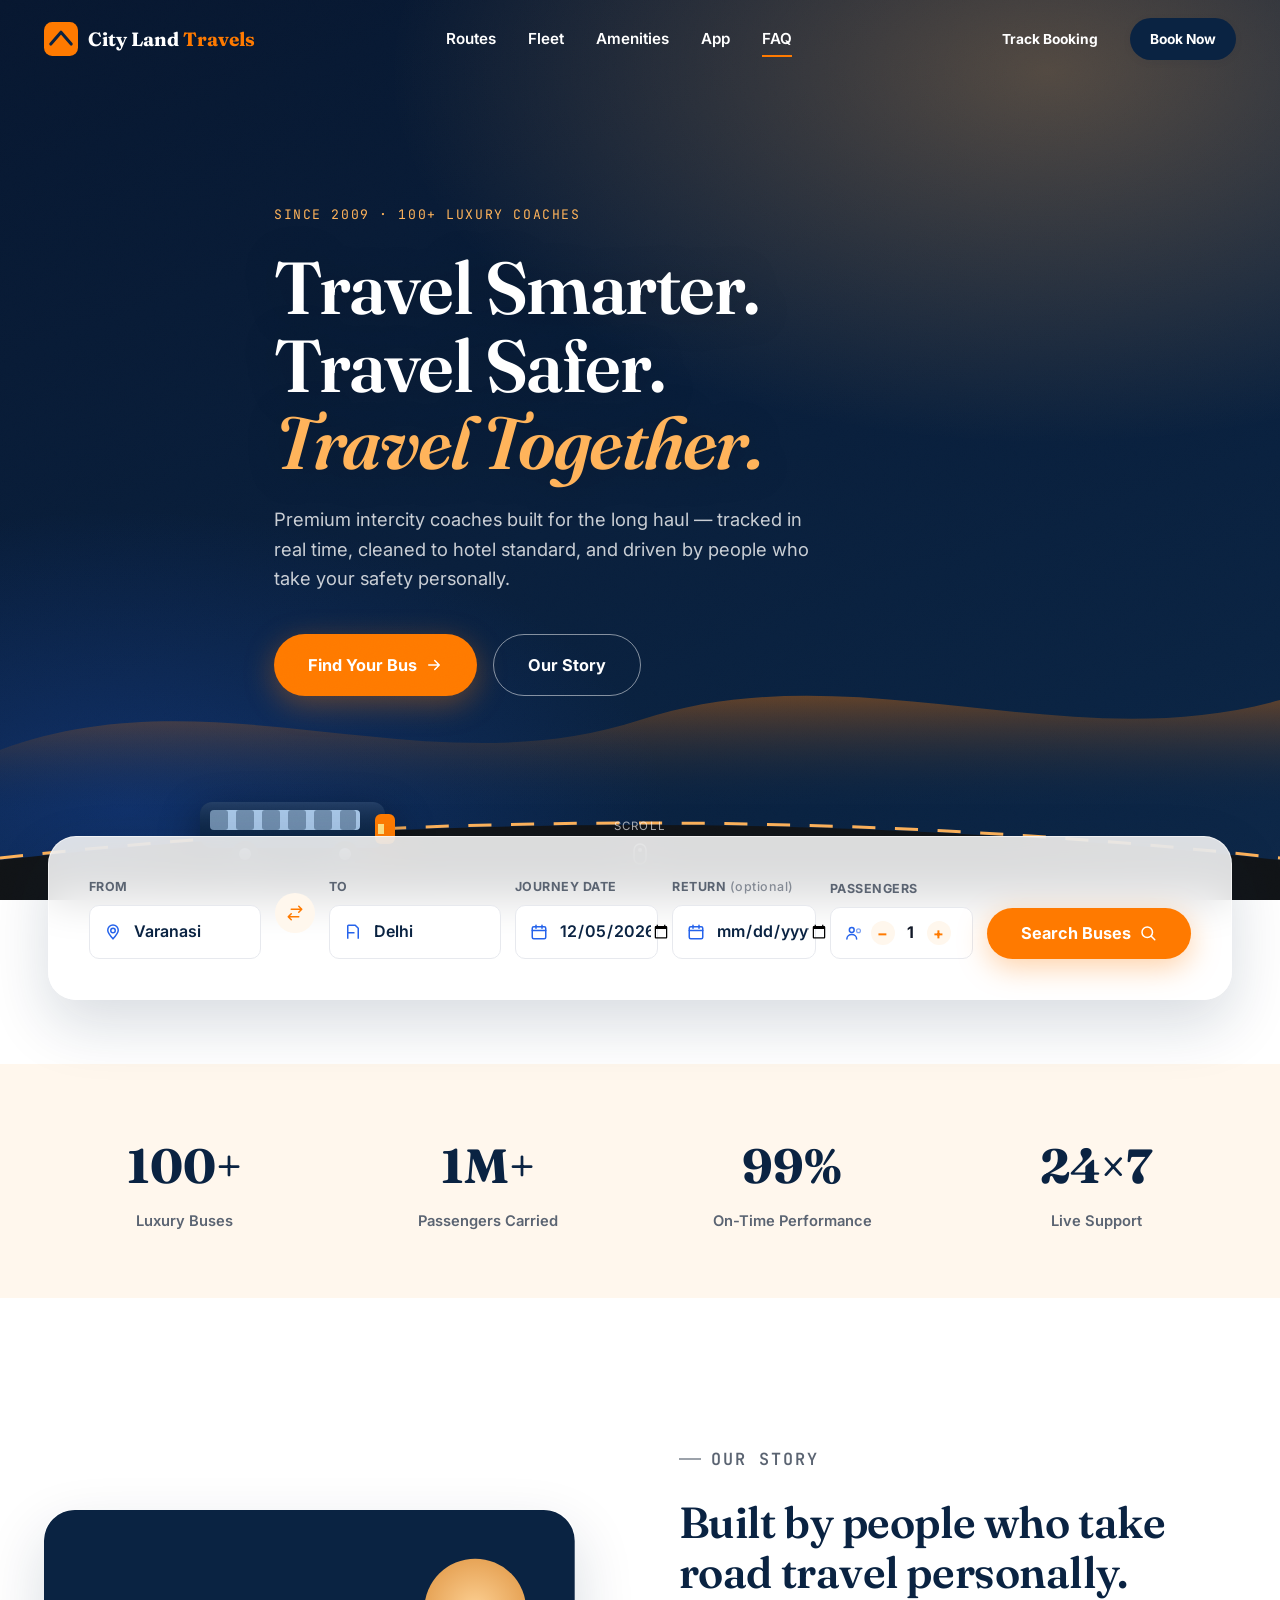
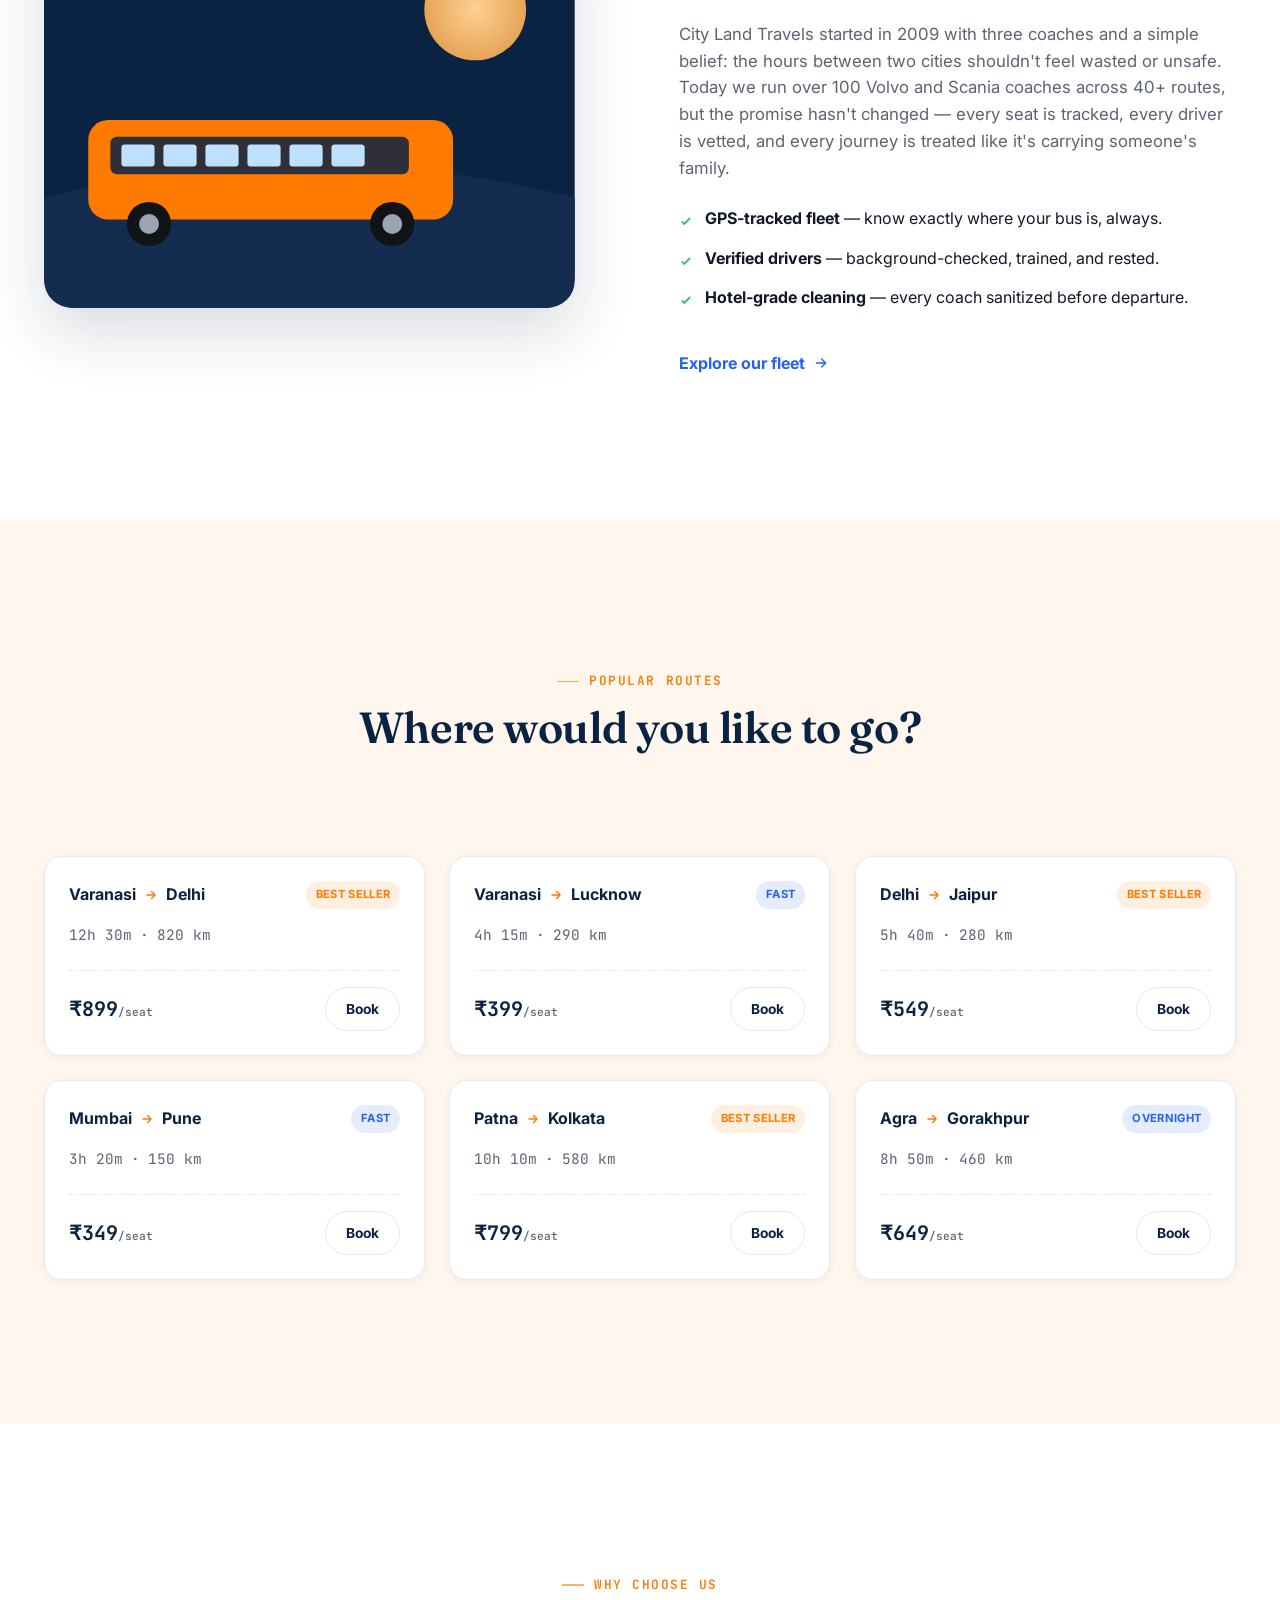
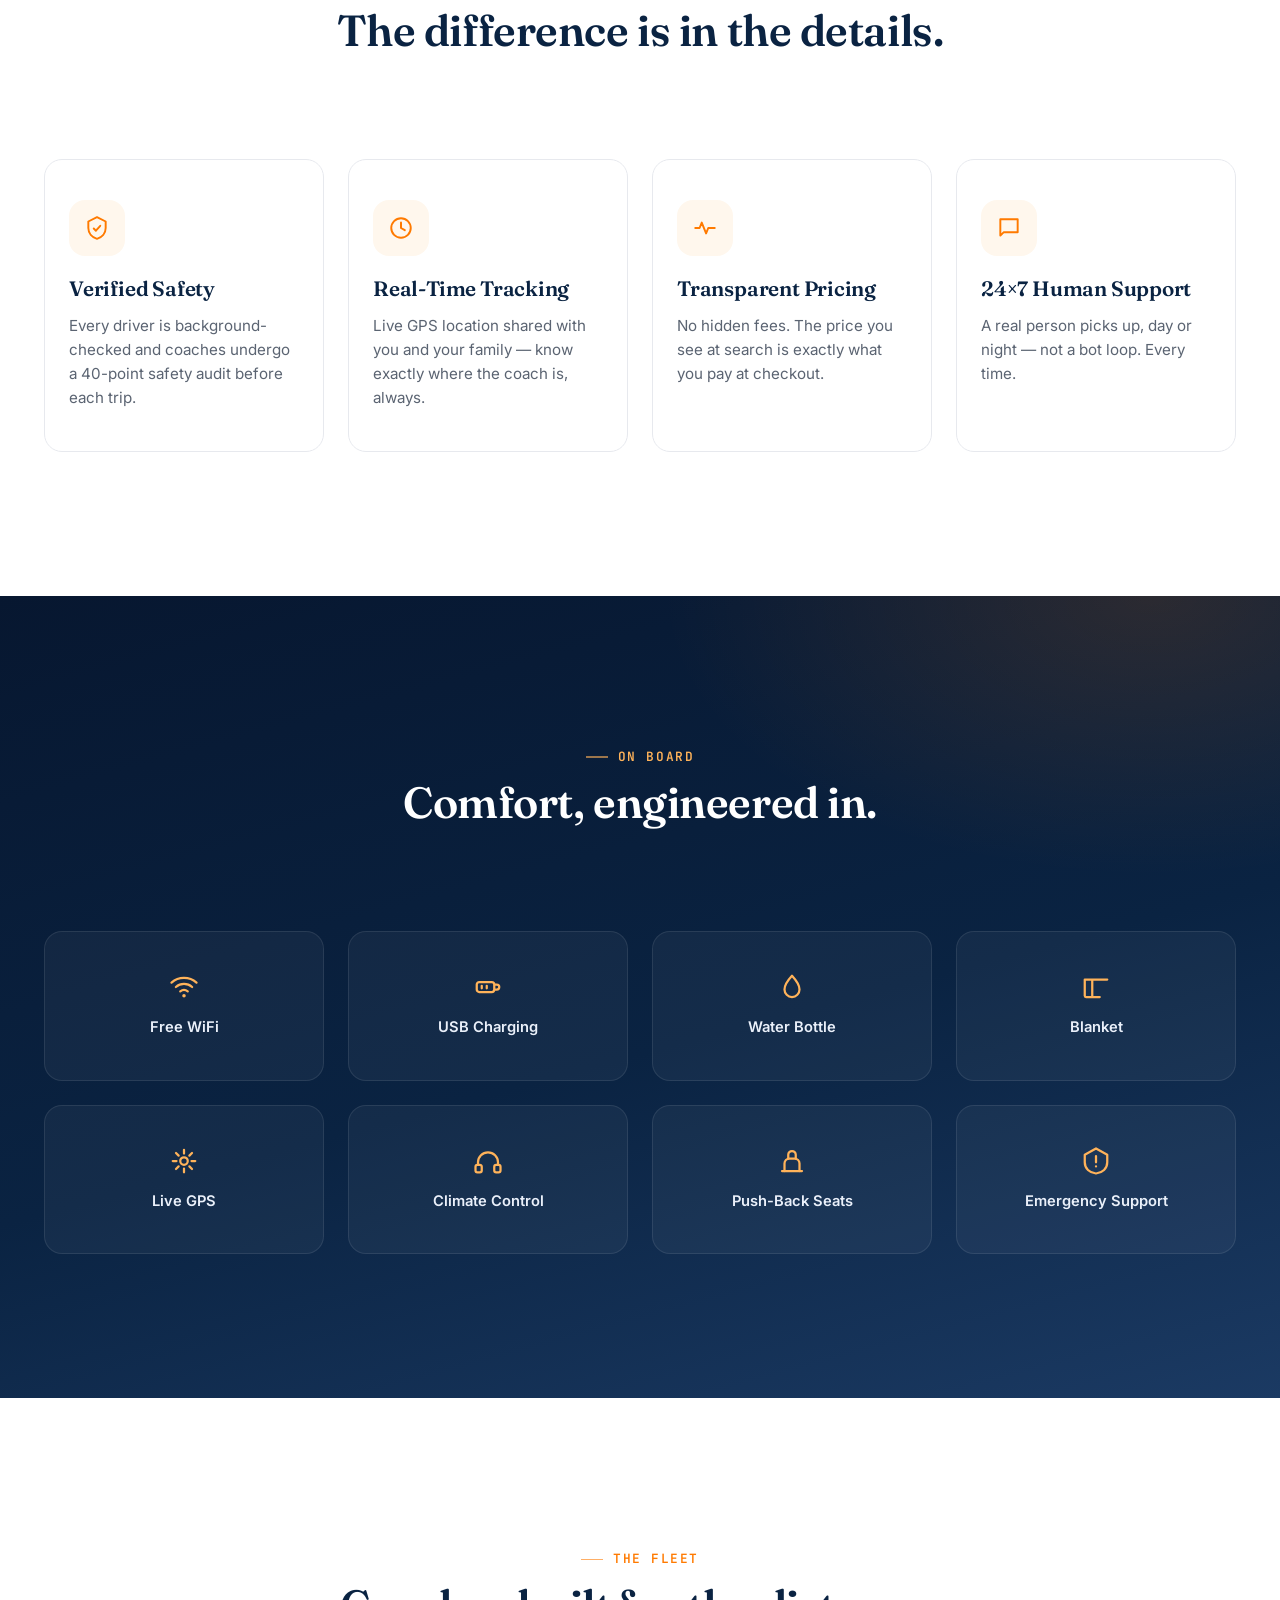
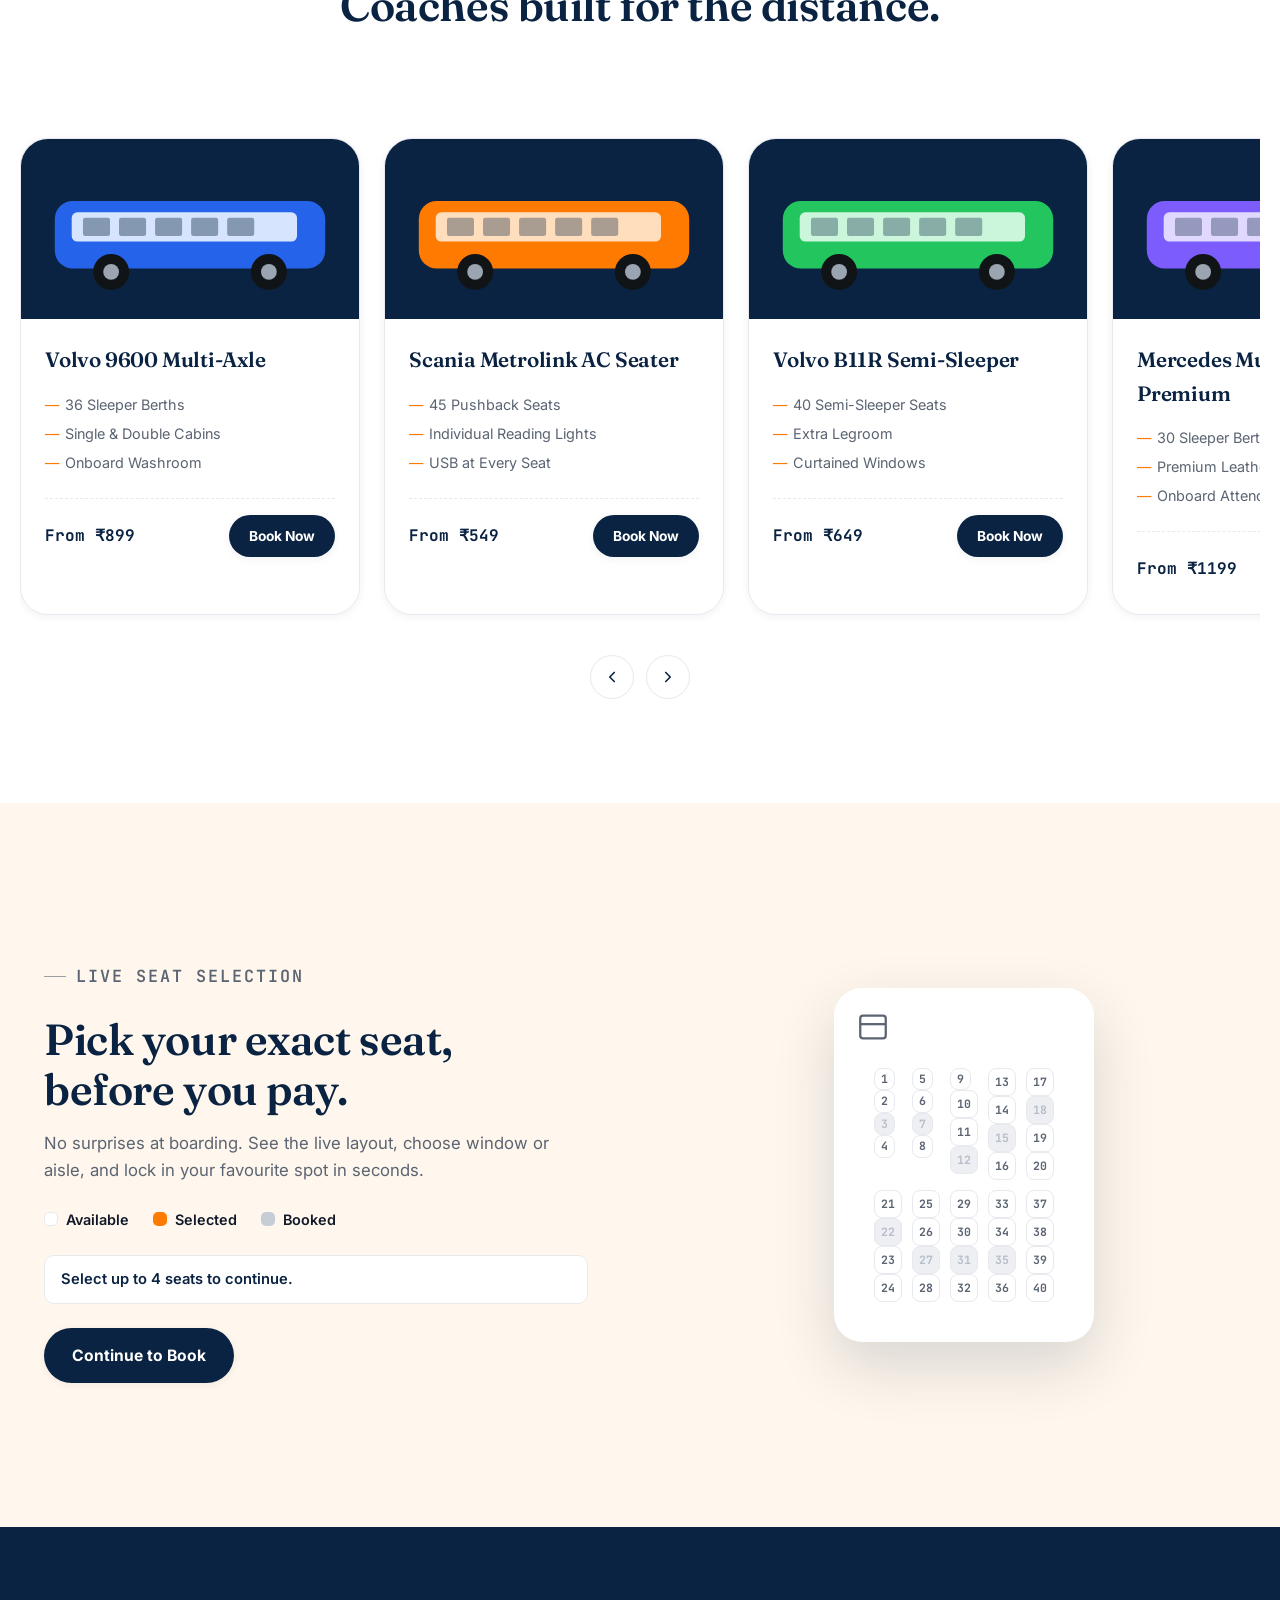
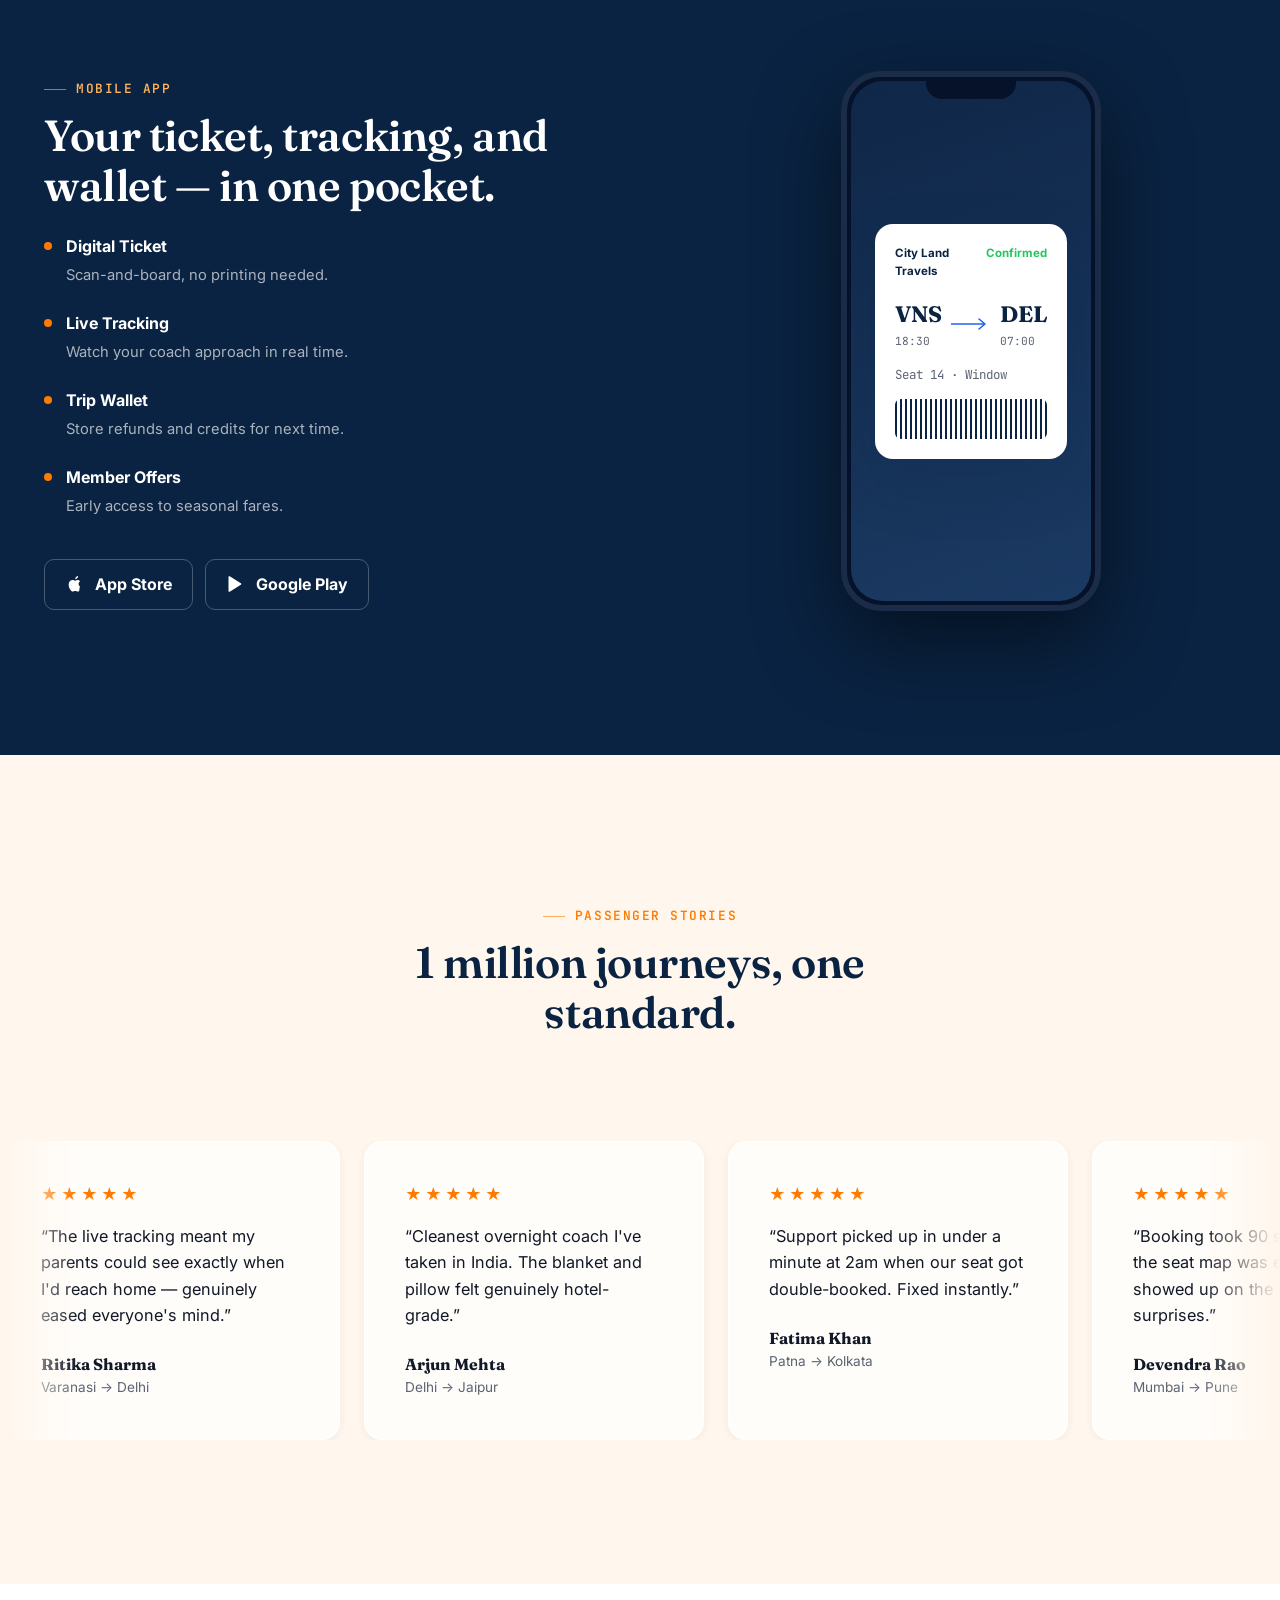
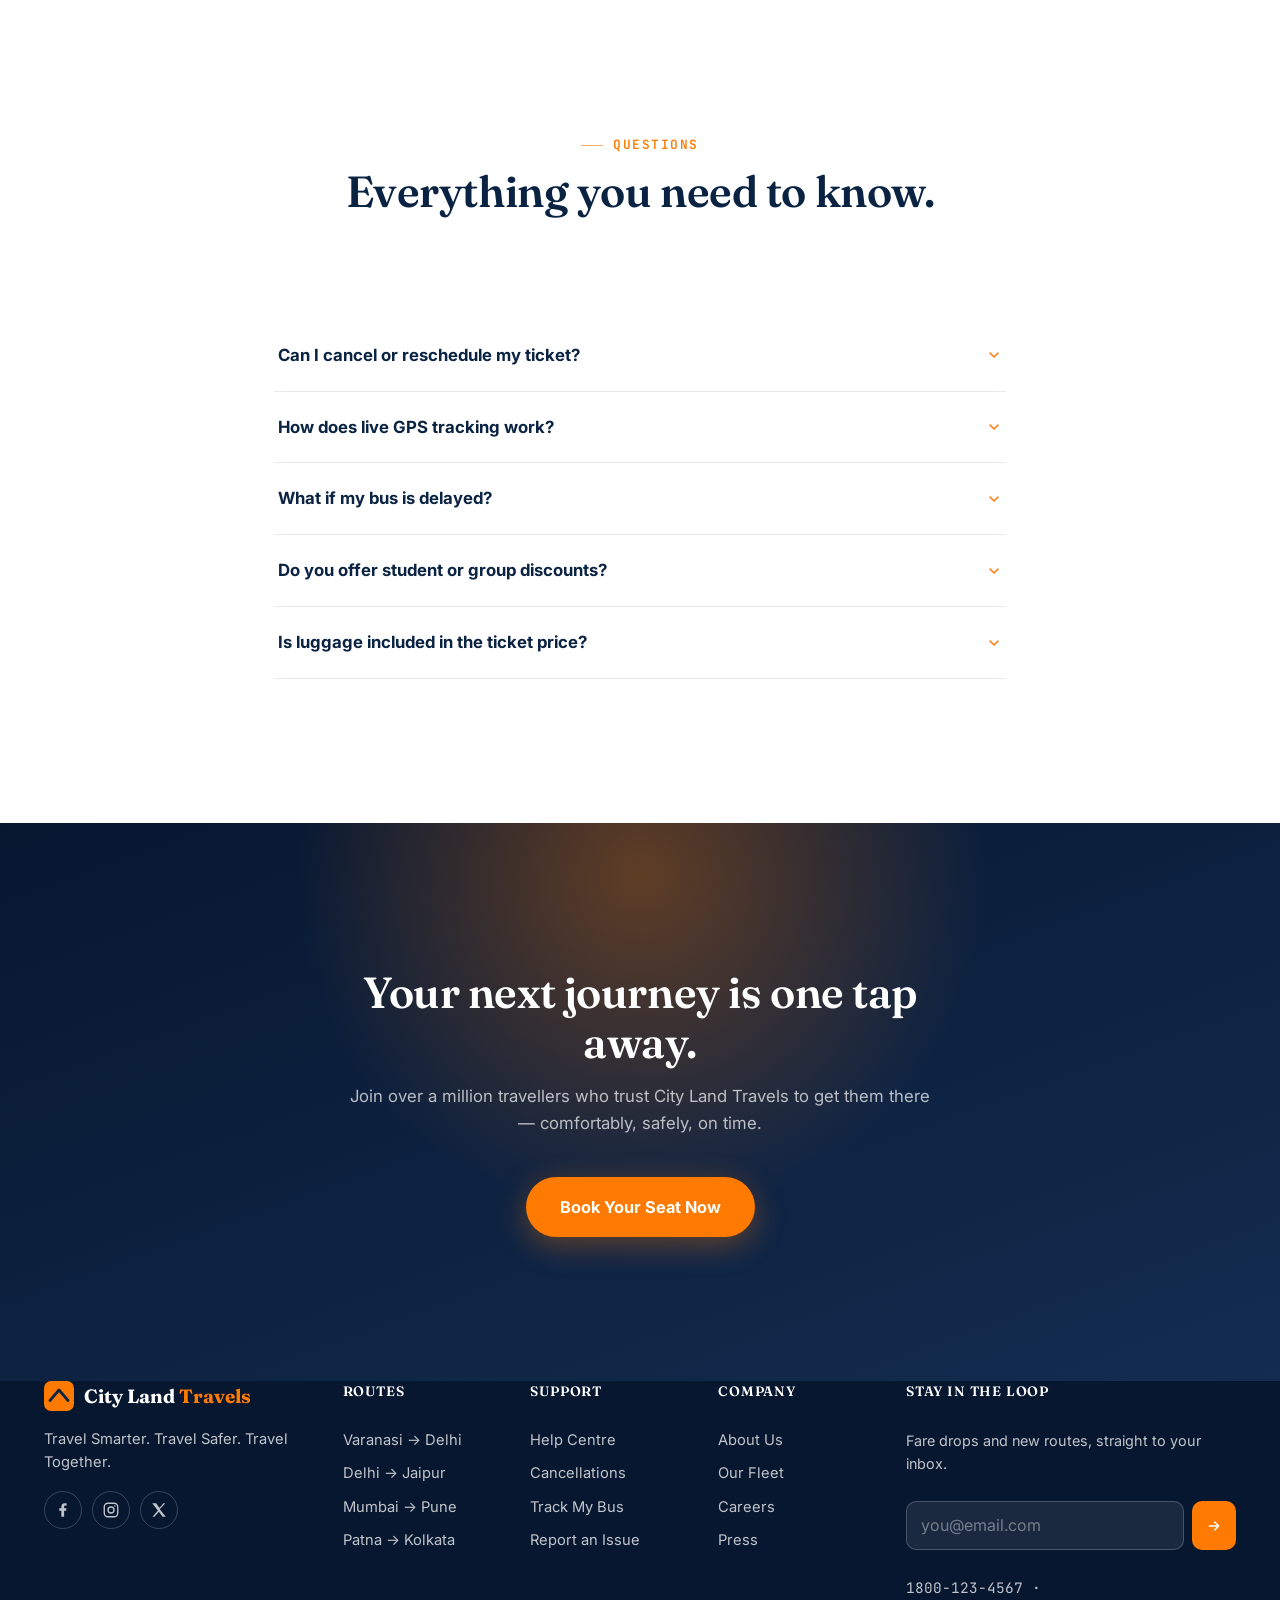
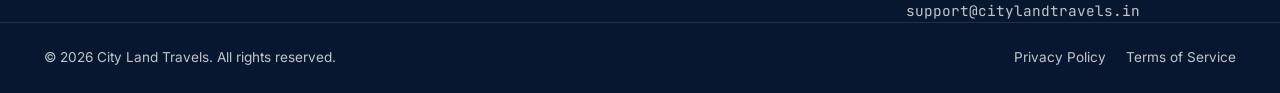
<file: bus- services/index.html>
<!DOCTYPE html>
<html lang="en">
<head>
<meta charset="UTF-8">
<meta name="viewport" content="width=device-width, initial-scale=1.0">
<title>City Land Travels — Travel Smarter. Travel Safer. Travel Together.</title>
<meta name="description" content="Book premium intercity coach travel with City Land Travels. Luxury Volvo fleet, live seat selection, 24×7 support, and 1M+ happy passengers across India.">
<meta name="keywords" content="bus booking, coach travel, luxury bus, intercity bus tickets, City Land Travels">
<meta property="og:title" content="City Land Travels — Premium Coach Booking">
<meta property="og:description" content="Travel Smarter. Travel Safer. Travel Together.">
<meta property="og:type" content="website">
<link rel="icon" href="data:image/svg+xml,<svg xmlns=%22http://www.w3.org/2000/svg%22 viewBox=%220 0 100 100%22><rect width=%22100%22 height=%22100%22 rx=%2222%22 fill=%22%230A2342%22/><path d=%22M20 65 L50 30 L80 65%22 stroke=%22%23FF7A00%22 stroke-width=%228%22 fill=%22none%22 stroke-linecap=%22round%22 stroke-linejoin=%22round%22/></svg>">

<link rel="preconnect" href="https://fonts.googleapis.com">
<link rel="preconnect" href="https://fonts.gstatic.com" crossorigin>
<link href="https://fonts.googleapis.com/css2?family=Fraunces:opsz,wght@9..144,300;9..144,400;9..144,500;9..144,600;9..144,700;9..144,900&family=Inter:wght@400;500;600;700;800&family=JetBrains+Mono:wght@400;500;700&display=swap" rel="stylesheet">

<link rel="stylesheet" href="style.css">
</head>
<body>

<!-- ============ PRELOADER ============ -->
<div class="preloader" id="preloader" aria-hidden="true">
  <svg class="preloader__mark" viewBox="0 0 100 60" width="72" height="44">
    <path class="preloader__road" d="M4 50 Q50 10 96 50" fill="none" stroke="currentColor" stroke-width="4" stroke-linecap="round"/>
  </svg>
</div>

<!-- ============ SKIP LINK ============ -->
<a class="skip-link" href="#main">Skip to content</a>

<!-- ============ NAVIGATION ============ -->
<header class="nav" id="nav">
  <div class="nav__inner container">
    <a href="#top" class="nav__brand" aria-label="City Land Travels home">
      <svg width="34" height="34" viewBox="0 0 100 100" aria-hidden="true">
        <rect width="100" height="100" rx="24" fill="#FF7A00"/>
        <path d="M20 65 L50 30 L80 65" stroke="#0A2342" stroke-width="9" fill="none" stroke-linecap="round" stroke-linejoin="round"/>
      </svg>
      <span>City Land <em>Travels</em></span>
    </a>

    <nav class="nav__links" aria-label="Primary">
      <a href="#routes">Routes</a>
      <a href="#fleet">Fleet</a>
      <a href="#amenities">Amenities</a>
      <a href="#app">App</a>
      <a href="#faq">FAQ</a>
    </nav>

    <div class="nav__actions">
      <a href="#booking" class="btn btn--ghost btn--sm">Track Booking</a>
      <a href="#booking" class="btn btn--primary btn--sm">Book Now</a>
    </div>

    <button class="nav__burger" id="burger" aria-label="Open menu" aria-expanded="false" aria-controls="mobileMenu">
      <span></span><span></span><span></span>
    </button>
  </div>

  <div class="mobile-menu" id="mobileMenu" aria-hidden="true">
    <div class="mobile-menu__backdrop" id="mobileMenuBackdrop"></div>
    <div class="mobile-menu__panel">
      <div class="mobile-menu__top container">
        <a href="#top" class="nav__brand mobile-menu__brand">
          <svg width="30" height="30" viewBox="0 0 100 100" aria-hidden="true">
            <rect width="100" height="100" rx="24" fill="#FF7A00"/>
            <path d="M20 65 L50 30 L80 65" stroke="#0A2342" stroke-width="9" fill="none" stroke-linecap="round" stroke-linejoin="round"/>
          </svg>
          <span>City Land <em>Travels</em></span>
        </a>
        <button class="mobile-menu__close" id="mobileMenuClose" aria-label="Close menu">
          <svg width="22" height="22" viewBox="0 0 24 24" fill="none"><path d="M6 6l12 12M18 6L6 18" stroke="currentColor" stroke-width="2.4" stroke-linecap="round"/></svg>
        </button>
      </div>

      <nav class="mobile-menu__links" aria-label="Mobile primary">
        <a href="#routes"><span>Routes</span><em>01</em></a>
        <a href="#fleet"><span>Fleet</span><em>02</em></a>
        <a href="#amenities"><span>Amenities</span><em>03</em></a>
        <a href="#app"><span>App</span><em>04</em></a>
        <a href="#faq"><span>FAQ</span><em>05</em></a>
      </nav>

      <div class="mobile-menu__actions">
        <a href="#booking" class="btn btn--ghost mobile-menu__ghost">Track Booking</a>
        <a href="#booking" class="btn btn--accent">Book Now</a>
      </div>
    </div>
  </div>
</header>

<main id="main">

<!-- ============ 1. HERO ============ -->
<section class="hero" id="top">
  <div class="hero__sky"></div>
  <div class="hero__particles" id="particles" aria-hidden="true"></div>

  <svg class="hero__horizon" viewBox="0 0 1440 200" preserveAspectRatio="none" aria-hidden="true">
    <path d="M0,140 C 240,60 480,180 720,110 C 960,40 1200,150 1440,90 L1440,200 L0,200 Z" fill="url(#horizonGrad)"/>
    <defs>
      <linearGradient id="horizonGrad" x1="0" y1="0" x2="0" y2="1">
        <stop offset="0%" stop-color="#FF7A00" stop-opacity="0.35"/>
        <stop offset="100%" stop-color="#0A2342" stop-opacity="0"/>
      </linearGradient>
    </defs>
  </svg>

  <div class="hero__road" aria-hidden="true">
    <svg viewBox="0 0 1440 120" preserveAspectRatio="none">
      <path d="M0,80 Q 720,10 1440,80 L1440,120 L0,120 Z" fill="#111417"/>
      <path class="hero__roadline" d="M0,78 Q 720,8 1440,78" fill="none" stroke="#FFB35A" stroke-width="3" stroke-dasharray="26 22"/>
    </svg>
    <svg class="hero__coach" viewBox="0 0 220 90" aria-hidden="true">
      <rect x="10" y="18" width="185" height="46" rx="12" fill="#0A2342"/>
      <rect x="10" y="18" width="185" height="46" rx="12" fill="url(#coachSheen)"/>
      <rect x="20" y="26" width="150" height="20" rx="4" fill="#BFE0FF" opacity="0.85"/>
      <rect x="20" y="26" width="18" height="20" rx="3" fill="#0A2342" opacity="0.35"/>
      <rect x="46" y="26" width="18" height="20" rx="3" fill="#0A2342" opacity="0.35"/>
      <rect x="72" y="26" width="18" height="20" rx="3" fill="#0A2342" opacity="0.35"/>
      <rect x="98" y="26" width="18" height="20" rx="3" fill="#0A2342" opacity="0.35"/>
      <rect x="124" y="26" width="18" height="20" rx="3" fill="#0A2342" opacity="0.35"/>
      <rect x="150" y="26" width="16" height="20" rx="3" fill="#0A2342" opacity="0.35"/>
      <rect x="185" y="30" width="20" height="30" rx="6" fill="#FF7A00"/>
      <circle cx="55" cy="70" r="13" fill="#111417"/>
      <circle cx="55" cy="70" r="6" fill="#9AA5B1"/>
      <circle cx="155" cy="70" r="13" fill="#111417"/>
      <circle cx="155" cy="70" r="6" fill="#9AA5B1"/>
      <rect x="188" y="40" width="6" height="10" fill="#FFE082"/>
      <defs>
        <linearGradient id="coachSheen" x1="0" y1="0" x2="0" y2="1">
          <stop offset="0%" stop-color="#3D5A8A" stop-opacity="0.5"/>
          <stop offset="100%" stop-color="#0A2342" stop-opacity="0"/>
        </linearGradient>
      </defs>
    </svg>
  </div>

  <div class="hero__content container">
    <p class="hero__eyebrow reveal-up">Since 2009 · 100+ Luxury Coaches</p>
    <h1 class="hero__headline">
      <span class="reveal-blur" style="--d:0s">Travel Smarter.</span>
      <span class="reveal-blur" style="--d:0.15s">Travel Safer.</span>
      <span class="reveal-blur hero__headline--accent" style="--d:0.3s">Travel Together.</span>
    </h1>
    <p class="hero__sub reveal-up" style="--d:0.45s">Premium intercity coaches built for the long haul — tracked in real time, cleaned to hotel standard, and driven by people who take your safety personally.</p>

    <div class="hero__cta reveal-up" style="--d:0.6s">
      <a href="#booking" class="btn btn--accent btn--lg">
        <span>Find Your Bus</span>
        <svg width="18" height="18" viewBox="0 0 24 24" fill="none"><path d="M5 12h14M13 6l6 6-6 6" stroke="currentColor" stroke-width="2" stroke-linecap="round" stroke-linejoin="round"/></svg>
      </a>
      <a href="#about" class="btn btn--outline-light btn--lg">Our Story</a>
    </div>
  </div>

  <button class="hero__scroll" id="scrollHint" aria-label="Scroll to explore">
    <span>Scroll</span>
    <svg width="14" height="22" viewBox="0 0 14 22"><rect x="1" y="1" width="12" height="20" rx="6" stroke="currentColor" stroke-width="1.5" fill="none"/><circle class="hero__scroll-dot" cx="7" cy="7" r="2" fill="currentColor"/></svg>
  </button>
</section>

<!-- ============ 2. SEARCH BOOKING ============ -->
<section class="booking-wrap" id="booking">
  <div class="container">
    <form class="booking-card reveal-up" id="bookingForm">
      <div class="booking-card__field">
        <label for="origin">From</label>
        <div class="booking-card__input">
          <svg width="18" height="18" viewBox="0 0 24 24" fill="none" aria-hidden="true"><circle cx="12" cy="10" r="3" stroke="currentColor" stroke-width="2"/><path d="M12 21c-4-4.5-7-8.2-7-11.5A7 7 0 0 1 19 9.5C19 12.8 16 16.5 12 21Z" stroke="currentColor" stroke-width="2"/></svg>
          <input type="text" id="origin" name="origin" placeholder="Varanasi" value="Varanasi" list="cityList" autocomplete="off" required>
        </div>
      </div>

      <button type="button" class="booking-card__swap" id="swapCities" aria-label="Swap origin and destination">
        <svg width="18" height="18" viewBox="0 0 24 24" fill="none"><path d="M7 7h13M17 3l4 4-4 4M17 17H4M7 21l-4-4 4-4" stroke="currentColor" stroke-width="2" stroke-linecap="round" stroke-linejoin="round"/></svg>
      </button>

      <div class="booking-card__field">
        <label for="destination">To</label>
        <div class="booking-card__input">
          <svg width="18" height="18" viewBox="0 0 24 24" fill="none" aria-hidden="true"><path d="M5 21V4a1 1 0 0 1 1-1h9l4 4v14" stroke="currentColor" stroke-width="2" stroke-linejoin="round"/><path d="M5 13h9" stroke="currentColor" stroke-width="2"/></svg>
          <input type="text" id="destination" name="destination" placeholder="Delhi" value="Delhi" list="cityList" autocomplete="off" required>
        </div>
      </div>

      <datalist id="cityList">
        <option value="Varanasi"><option value="Delhi"><option value="Lucknow">
        <option value="Mumbai"><option value="Jaipur"><option value="Prayagraj">
        <option value="Kanpur"><option value="Patna"><option value="Agra"><option value="Gorakhpur">
      </datalist>

      <div class="booking-card__field">
        <label for="journeyDate">Journey Date</label>
        <div class="booking-card__input">
          <svg width="18" height="18" viewBox="0 0 24 24" fill="none" aria-hidden="true"><rect x="3" y="5" width="18" height="16" rx="2" stroke="currentColor" stroke-width="2"/><path d="M3 10h18M8 3v4M16 3v4" stroke="currentColor" stroke-width="2" stroke-linecap="round"/></svg>
          <input type="date" id="journeyDate" name="journeyDate" required>
        </div>
      </div>

      <div class="booking-card__field">
        <label for="returnDate">Return <span class="optional">(optional)</span></label>
        <div class="booking-card__input">
          <svg width="18" height="18" viewBox="0 0 24 24" fill="none" aria-hidden="true"><rect x="3" y="5" width="18" height="16" rx="2" stroke="currentColor" stroke-width="2"/><path d="M3 10h18M8 3v4M16 3v4" stroke="currentColor" stroke-width="2" stroke-linecap="round"/></svg>
          <input type="date" id="returnDate" name="returnDate">
        </div>
      </div>

      <div class="booking-card__field">
        <label for="passengers">Passengers</label>
        <div class="booking-card__input booking-card__input--stepper">
          <svg width="18" height="18" viewBox="0 0 24 24" fill="none" aria-hidden="true"><circle cx="9" cy="8" r="3.2" stroke="currentColor" stroke-width="2"/><path d="M2.5 20c0-3.6 2.9-6 6.5-6s6.5 2.4 6.5 6" stroke="currentColor" stroke-width="2" stroke-linecap="round"/><circle cx="18" cy="9" r="2.6" stroke="currentColor" stroke-width="1.6" opacity="0.6"/></svg>
          <button type="button" class="stepper__btn" id="passDec" aria-label="Decrease passengers">−</button>
          <span id="passCount">1</span>
          <button type="button" class="stepper__btn" id="passInc" aria-label="Increase passengers">+</button>
          <input type="hidden" id="passengers" name="passengers" value="1">
        </div>
      </div>

      <button type="submit" class="btn btn--accent btn--lg booking-card__submit">
        <span>Search Buses</span>
        <svg width="18" height="18" viewBox="0 0 24 24" fill="none"><circle cx="11" cy="11" r="7" stroke="currentColor" stroke-width="2"/><path d="M21 21l-4.3-4.3" stroke="currentColor" stroke-width="2" stroke-linecap="round"/></svg>
      </button>
    </form>
  </div>
</section>

<!-- ============ 3. TRUST BADGES ============ -->
<section class="trust">
  <div class="container trust__grid">
    <div class="trust__item reveal-up">
      <span class="trust__num" data-count="100" data-suffix="+">0</span>
      <span class="trust__label">Luxury Buses</span>
    </div>
    <div class="trust__item reveal-up" style="--d:0.1s">
      <span class="trust__num" data-count="1" data-suffix="M+" data-decimals="0">0</span>
      <span class="trust__label">Passengers Carried</span>
    </div>
    <div class="trust__item reveal-up" style="--d:0.2s">
      <span class="trust__num" data-count="99" data-suffix="%">0</span>
      <span class="trust__label">On-Time Performance</span>
    </div>
    <div class="trust__item reveal-up" style="--d:0.3s">
      <span class="trust__num-static">24×7</span>
      <span class="trust__label">Live Support</span>
    </div>
  </div>
</section>

<!-- ============ 4. ABOUT ============ -->
<section class="about" id="about">
  <div class="container about__grid">
    <div class="about__media reveal-left">
      <svg viewBox="0 0 480 360" class="about__illustration" aria-hidden="true">
        <rect width="480" height="360" rx="28" fill="#0A2342"/>
        <path d="M0 260 Q 240 200 480 260 L480 360 L0 360 Z" fill="#132C50"/>
        <circle cx="390" cy="90" r="46" fill="#FFB35A" opacity="0.9"/>
        <circle cx="390" cy="90" r="46" fill="url(#sunGlow)"/>
        <rect x="40" y="190" width="330" height="90" rx="18" fill="#FF7A00"/>
        <rect x="60" y="205" width="270" height="34" rx="6" fill="#0A2342" opacity="0.85"/>
        <rect x="70" y="212" width="30" height="20" rx="3" fill="#BFE0FF"/>
        <rect x="108" y="212" width="30" height="20" rx="3" fill="#BFE0FF"/>
        <rect x="146" y="212" width="30" height="20" rx="3" fill="#BFE0FF"/>
        <rect x="184" y="212" width="30" height="20" rx="3" fill="#BFE0FF"/>
        <rect x="222" y="212" width="30" height="20" rx="3" fill="#BFE0FF"/>
        <rect x="260" y="212" width="30" height="20" rx="3" fill="#BFE0FF"/>
        <circle cx="95" cy="284" r="20" fill="#111417"/><circle cx="95" cy="284" r="9" fill="#9AA5B1"/>
        <circle cx="315" cy="284" r="20" fill="#111417"/><circle cx="315" cy="284" r="9" fill="#9AA5B1"/>
        <defs><radialGradient id="sunGlow"><stop offset="0%" stop-color="#FFD59A" stop-opacity="0.9"/><stop offset="100%" stop-color="#FFD59A" stop-opacity="0"/></radialGradient></defs>
      </svg>
    </div>
    <div class="about__text reveal-right">
      <p class="eyebrow">Our Story</p>
      <h2>Built by people who take road travel personally.</h2>
      <p>City Land Travels started in 2009 with three coaches and a simple belief: the hours between two cities shouldn't feel wasted or unsafe. Today we run over 100 Volvo and Scania coaches across 40+ routes, but the promise hasn't changed — every seat is tracked, every driver is vetted, and every journey is treated like it's carrying someone's family.</p>
      <ul class="about__points">
        <li><strong>GPS-tracked fleet</strong> — know exactly where your bus is, always.</li>
        <li><strong>Verified drivers</strong> — background-checked, trained, and rested.</li>
        <li><strong>Hotel-grade cleaning</strong> — every coach sanitized before departure.</li>
      </ul>
      <a href="#fleet" class="link-arrow">Explore our fleet <svg width="16" height="16" viewBox="0 0 24 24" fill="none"><path d="M5 12h14M13 6l6 6-6 6" stroke="currentColor" stroke-width="2" stroke-linecap="round" stroke-linejoin="round"/></svg></a>
    </div>
  </div>
</section>

<!-- ============ 5. POPULAR ROUTES ============ -->
<section class="routes" id="routes">
  <div class="container">
    <div class="section-head reveal-up">
      <p class="eyebrow">Popular Routes</p>
      <h2>Where would you like to go?</h2>
    </div>

    <div class="routes__grid">
      <article class="route-card reveal-up">
        <div class="route-card__top">
          <span class="route-card__cities">Varanasi <svg width="14" height="14" viewBox="0 0 24 24" fill="none"><path d="M5 12h14M13 6l6 6-6 6" stroke="currentColor" stroke-width="2.4" stroke-linecap="round" stroke-linejoin="round"/></svg> Delhi</span>
          <span class="route-card__badge">Best Seller</span>
        </div>
        <div class="route-card__meta">
          <span>12h 30m</span><span>·</span><span>820 km</span>
        </div>
        <div class="route-card__bottom">
          <span class="route-card__price">₹899<small>/seat</small></span>
          <a href="#booking" class="btn btn--outline btn--sm">Book</a>
        </div>
      </article>

      <article class="route-card reveal-up" style="--d:0.08s">
        <div class="route-card__top">
          <span class="route-card__cities">Varanasi <svg width="14" height="14" viewBox="0 0 24 24" fill="none"><path d="M5 12h14M13 6l6 6-6 6" stroke="currentColor" stroke-width="2.4" stroke-linecap="round" stroke-linejoin="round"/></svg> Lucknow</span>
          <span class="route-card__badge route-card__badge--alt">Fast</span>
        </div>
        <div class="route-card__meta">
          <span>4h 15m</span><span>·</span><span>290 km</span>
        </div>
        <div class="route-card__bottom">
          <span class="route-card__price">₹399<small>/seat</small></span>
          <a href="#booking" class="btn btn--outline btn--sm">Book</a>
        </div>
      </article>

      <article class="route-card reveal-up" style="--d:0.16s">
        <div class="route-card__top">
          <span class="route-card__cities">Delhi <svg width="14" height="14" viewBox="0 0 24 24" fill="none"><path d="M5 12h14M13 6l6 6-6 6" stroke="currentColor" stroke-width="2.4" stroke-linecap="round" stroke-linejoin="round"/></svg> Jaipur</span>
          <span class="route-card__badge">Best Seller</span>
        </div>
        <div class="route-card__meta">
          <span>5h 40m</span><span>·</span><span>280 km</span>
        </div>
        <div class="route-card__bottom">
          <span class="route-card__price">₹549<small>/seat</small></span>
          <a href="#booking" class="btn btn--outline btn--sm">Book</a>
        </div>
      </article>

      <article class="route-card reveal-up" style="--d:0.24s">
        <div class="route-card__top">
          <span class="route-card__cities">Mumbai <svg width="14" height="14" viewBox="0 0 24 24" fill="none"><path d="M5 12h14M13 6l6 6-6 6" stroke="currentColor" stroke-width="2.4" stroke-linecap="round" stroke-linejoin="round"/></svg> Pune</span>
          <span class="route-card__badge route-card__badge--alt">Fast</span>
        </div>
        <div class="route-card__meta">
          <span>3h 20m</span><span>·</span><span>150 km</span>
        </div>
        <div class="route-card__bottom">
          <span class="route-card__price">₹349<small>/seat</small></span>
          <a href="#booking" class="btn btn--outline btn--sm">Book</a>
        </div>
      </article>

      <article class="route-card reveal-up" style="--d:0.32s">
        <div class="route-card__top">
          <span class="route-card__cities">Patna <svg width="14" height="14" viewBox="0 0 24 24" fill="none"><path d="M5 12h14M13 6l6 6-6 6" stroke="currentColor" stroke-width="2.4" stroke-linecap="round" stroke-linejoin="round"/></svg> Kolkata</span>
          <span class="route-card__badge">Best Seller</span>
        </div>
        <div class="route-card__meta">
          <span>10h 10m</span><span>·</span><span>580 km</span>
        </div>
        <div class="route-card__bottom">
          <span class="route-card__price">₹799<small>/seat</small></span>
          <a href="#booking" class="btn btn--outline btn--sm">Book</a>
        </div>
      </article>

      <article class="route-card reveal-up" style="--d:0.4s">
        <div class="route-card__top">
          <span class="route-card__cities">Agra <svg width="14" height="14" viewBox="0 0 24 24" fill="none"><path d="M5 12h14M13 6l6 6-6 6" stroke="currentColor" stroke-width="2.4" stroke-linecap="round" stroke-linejoin="round"/></svg> Gorakhpur</span>
          <span class="route-card__badge route-card__badge--alt">Overnight</span>
        </div>
        <div class="route-card__meta">
          <span>8h 50m</span><span>·</span><span>460 km</span>
        </div>
        <div class="route-card__bottom">
          <span class="route-card__price">₹649<small>/seat</small></span>
          <a href="#booking" class="btn btn--outline btn--sm">Book</a>
        </div>
      </article>
    </div>
  </div>
</section>

<!-- ============ 6. WHY CHOOSE US ============ -->
<section class="why">
  <div class="container">
    <div class="section-head reveal-up">
      <p class="eyebrow">Why Choose Us</p>
      <h2>The difference is in the details.</h2>
    </div>
    <div class="why__grid">
      <div class="why-card reveal-up">
        <div class="why-card__icon"><svg width="26" height="26" viewBox="0 0 24 24" fill="none"><path d="M12 2l8 4v6c0 5-3.4 8.7-8 10-4.6-1.3-8-5-8-10V6l8-4Z" stroke="currentColor" stroke-width="1.8" stroke-linejoin="round"/><path d="M9 12.5l2 2 4-4.5" stroke="currentColor" stroke-width="1.8" stroke-linecap="round" stroke-linejoin="round"/></svg></div>
        <h3>Verified Safety</h3>
        <p>Every driver is background-checked and coaches undergo a 40-point safety audit before each trip.</p>
      </div>
      <div class="why-card reveal-up" style="--d:0.1s">
        <div class="why-card__icon"><svg width="26" height="26" viewBox="0 0 24 24" fill="none"><circle cx="12" cy="12" r="9" stroke="currentColor" stroke-width="1.8"/><path d="M12 7v5l3.5 2" stroke="currentColor" stroke-width="1.8" stroke-linecap="round" stroke-linejoin="round"/></svg></div>
        <h3>Real-Time Tracking</h3>
        <p>Live GPS location shared with you and your family — know exactly where the coach is, always.</p>
      </div>
      <div class="why-card reveal-up" style="--d:0.2s">
        <div class="why-card__icon"><svg width="26" height="26" viewBox="0 0 24 24" fill="none"><path d="M3 12h4l2-5 4 10 2-5h6" stroke="currentColor" stroke-width="1.8" stroke-linecap="round" stroke-linejoin="round"/></svg></div>
        <h3>Transparent Pricing</h3>
        <p>No hidden fees. The price you see at search is exactly what you pay at checkout.</p>
      </div>
      <div class="why-card reveal-up" style="--d:0.3s">
        <div class="why-card__icon"><svg width="26" height="26" viewBox="0 0 24 24" fill="none"><path d="M4 4h16v12H7l-3 3V4Z" stroke="currentColor" stroke-width="1.8" stroke-linejoin="round"/></svg></div>
        <h3>24×7 Human Support</h3>
        <p>A real person picks up, day or night — not a bot loop. Every time.</p>
      </div>
    </div>
  </div>
</section>

<!-- ============ 7. AMENITIES ============ -->
<section class="amenities" id="amenities">
  <div class="container">
    <div class="section-head reveal-up section-head--light">
      <p class="eyebrow">On Board</p>
      <h2>Comfort, engineered in.</h2>
    </div>
    <div class="amenities__grid">
      <div class="amenity reveal-up">
        <svg width="30" height="30" viewBox="0 0 24 24" fill="none"><path d="M2 8.5a15 15 0 0 1 20 0M5.5 12a10 10 0 0 1 13 0M9 15.5a5 5 0 0 1 6 0" stroke="currentColor" stroke-width="1.8" stroke-linecap="round"/><circle cx="12" cy="19" r="1.4" fill="currentColor"/></svg>
        <span>Free WiFi</span>
      </div>
      <div class="amenity reveal-up" style="--d:0.05s">
        <svg width="30" height="30" viewBox="0 0 24 24" fill="none"><rect x="3" y="8" width="14" height="8" rx="2" stroke="currentColor" stroke-width="1.8"/><path d="M17 10h2a2 2 0 0 1 2 2 2 2 0 0 1-2 2h-2" stroke="currentColor" stroke-width="1.8"/><path d="M7 11v2M11 11v2" stroke="currentColor" stroke-width="1.8" stroke-linecap="round"/></svg>
        <span>USB Charging</span>
      </div>
      <div class="amenity reveal-up" style="--d:0.1s">
        <svg width="30" height="30" viewBox="0 0 24 24" fill="none"><path d="M12 3s6 6.5 6 11a6 6 0 0 1-12 0c0-4.5 6-11 6-11Z" stroke="currentColor" stroke-width="1.8" stroke-linejoin="round"/></svg>
        <span>Water Bottle</span>
      </div>
      <div class="amenity reveal-up" style="--d:0.15s">
        <svg width="30" height="30" viewBox="0 0 24 24" fill="none"><path d="M3 6h18M3 6v13a1 1 0 0 0 1 1h5V6M9 20h6" stroke="currentColor" stroke-width="1.8" stroke-linecap="round" stroke-linejoin="round"/></svg>
        <span>Blanket</span>
      </div>
      <div class="amenity reveal-up" style="--d:0.2s">
        <svg width="30" height="30" viewBox="0 0 24 24" fill="none"><circle cx="12" cy="12" r="3" stroke="currentColor" stroke-width="1.8"/><path d="M12 3v3M12 18v3M3 12h3M18 12h3M5.6 5.6l2.1 2.1M16.3 16.3l2.1 2.1M5.6 18.4l2.1-2.1M16.3 7.7l2.1-2.1" stroke="currentColor" stroke-width="1.8" stroke-linecap="round"/></svg>
        <span>Live GPS</span>
      </div>
      <div class="amenity reveal-up" style="--d:0.25s">
        <svg width="30" height="30" viewBox="0 0 24 24" fill="none"><path d="M4 16v-3a8 8 0 0 1 16 0v3" stroke="currentColor" stroke-width="1.8"/><rect x="2" y="15" width="5" height="6" rx="1.5" stroke="currentColor" stroke-width="1.8"/><rect x="17" y="15" width="5" height="6" rx="1.5" stroke="currentColor" stroke-width="1.8"/></svg>
        <span>Climate Control</span>
      </div>
      <div class="amenity reveal-up" style="--d:0.3s">
        <svg width="30" height="30" viewBox="0 0 24 24" fill="none"><path d="M6 20v-6a4 4 0 0 1 4-4h4a4 4 0 0 1 4 4v6" stroke="currentColor" stroke-width="1.8" stroke-linecap="round"/><path d="M4 20h16M9 10V7a3 3 0 0 1 6 0v3" stroke="currentColor" stroke-width="1.8" stroke-linecap="round"/></svg>
        <span>Push-Back Seats</span>
      </div>
      <div class="amenity reveal-up" style="--d:0.35s">
        <svg width="30" height="30" viewBox="0 0 24 24" fill="none"><path d="M12 2 3 7v6c0 5 3.8 8.4 9 9 5.2-.6 9-4 9-9V7l-9-5Z" stroke="currentColor" stroke-width="1.8" stroke-linejoin="round"/><path d="M12 8v5M12 16.2v.1" stroke="currentColor" stroke-width="1.8" stroke-linecap="round"/></svg>
        <span>Emergency Support</span>
      </div>
    </div>
  </div>
</section>

<!-- ============ 8. FLEET ============ -->
<section class="fleet" id="fleet">
  <div class="container">
    <div class="section-head reveal-up">
      <p class="eyebrow">The Fleet</p>
      <h2>Coaches built for the distance.</h2>
    </div>
  </div>

  <div class="fleet__track-wrap">
    <div class="fleet__track" id="fleetTrack">

      <article class="fleet-card reveal-up">
        <div class="fleet-card__media">
          <svg viewBox="0 0 300 160" aria-hidden="true">
            <rect width="300" height="160" fill="#0A2342"/>
            <rect x="30" y="55" width="240" height="60" rx="16" fill="#2563EB"/>
            <rect x="45" y="65" width="200" height="26" rx="5" fill="#E9F3FF" opacity="0.9"/>
            <rect x="55" y="70" width="24" height="16" rx="2" fill="#0A2342" opacity="0.4"/>
            <rect x="87" y="70" width="24" height="16" rx="2" fill="#0A2342" opacity="0.4"/>
            <rect x="119" y="70" width="24" height="16" rx="2" fill="#0A2342" opacity="0.4"/>
            <rect x="151" y="70" width="24" height="16" rx="2" fill="#0A2342" opacity="0.4"/>
            <rect x="183" y="70" width="24" height="16" rx="2" fill="#0A2342" opacity="0.4"/>
            <circle cx="80" cy="118" r="16" fill="#111417"/><circle cx="80" cy="118" r="7" fill="#9AA5B1"/>
            <circle cx="220" cy="118" r="16" fill="#111417"/><circle cx="220" cy="118" r="7" fill="#9AA5B1"/>
          </svg>
        </div>
        <div class="fleet-card__body">
          <h3>Volvo 9600 Multi-Axle</h3>
          <ul class="fleet-card__specs">
            <li>36 Sleeper Berths</li><li>Single &amp; Double Cabins</li><li>Onboard Washroom</li>
          </ul>
          <div class="fleet-card__bottom">
            <span class="price-tag">From ₹899</span>
            <a href="#booking" class="btn btn--primary btn--sm">Book Now</a>
          </div>
        </div>
      </article>

      <article class="fleet-card reveal-up" style="--d:0.1s">
        <div class="fleet-card__media">
          <svg viewBox="0 0 300 160" aria-hidden="true">
            <rect width="300" height="160" fill="#0A2342"/>
            <rect x="30" y="55" width="240" height="60" rx="16" fill="#FF7A00"/>
            <rect x="45" y="65" width="200" height="26" rx="5" fill="#FFE9D2" opacity="0.9"/>
            <rect x="55" y="70" width="24" height="16" rx="2" fill="#0A2342" opacity="0.35"/>
            <rect x="87" y="70" width="24" height="16" rx="2" fill="#0A2342" opacity="0.35"/>
            <rect x="119" y="70" width="24" height="16" rx="2" fill="#0A2342" opacity="0.35"/>
            <rect x="151" y="70" width="24" height="16" rx="2" fill="#0A2342" opacity="0.35"/>
            <rect x="183" y="70" width="24" height="16" rx="2" fill="#0A2342" opacity="0.35"/>
            <circle cx="80" cy="118" r="16" fill="#111417"/><circle cx="80" cy="118" r="7" fill="#9AA5B1"/>
            <circle cx="220" cy="118" r="16" fill="#111417"/><circle cx="220" cy="118" r="7" fill="#9AA5B1"/>
          </svg>
        </div>
        <div class="fleet-card__body">
          <h3>Scania Metrolink AC Seater</h3>
          <ul class="fleet-card__specs">
            <li>45 Pushback Seats</li><li>Individual Reading Lights</li><li>USB at Every Seat</li>
          </ul>
          <div class="fleet-card__bottom">
            <span class="price-tag">From ₹549</span>
            <a href="#booking" class="btn btn--primary btn--sm">Book Now</a>
          </div>
        </div>
      </article>

      <article class="fleet-card reveal-up" style="--d:0.2s">
        <div class="fleet-card__media">
          <svg viewBox="0 0 300 160" aria-hidden="true">
            <rect width="300" height="160" fill="#0A2342"/>
            <rect x="30" y="55" width="240" height="60" rx="16" fill="#22C55E"/>
            <rect x="45" y="65" width="200" height="26" rx="5" fill="#DFFCE9" opacity="0.9"/>
            <rect x="55" y="70" width="24" height="16" rx="2" fill="#0A2342" opacity="0.35"/>
            <rect x="87" y="70" width="24" height="16" rx="2" fill="#0A2342" opacity="0.35"/>
            <rect x="119" y="70" width="24" height="16" rx="2" fill="#0A2342" opacity="0.35"/>
            <rect x="151" y="70" width="24" height="16" rx="2" fill="#0A2342" opacity="0.35"/>
            <rect x="183" y="70" width="24" height="16" rx="2" fill="#0A2342" opacity="0.35"/>
            <circle cx="80" cy="118" r="16" fill="#111417"/><circle cx="80" cy="118" r="7" fill="#9AA5B1"/>
            <circle cx="220" cy="118" r="16" fill="#111417"/><circle cx="220" cy="118" r="7" fill="#9AA5B1"/>
          </svg>
        </div>
        <div class="fleet-card__body">
          <h3>Volvo B11R Semi-Sleeper</h3>
          <ul class="fleet-card__specs">
            <li>40 Semi-Sleeper Seats</li><li>Extra Legroom</li><li>Curtained Windows</li>
          </ul>
          <div class="fleet-card__bottom">
            <span class="price-tag">From ₹649</span>
            <a href="#booking" class="btn btn--primary btn--sm">Book Now</a>
          </div>
        </div>
      </article>

      <article class="fleet-card reveal-up" style="--d:0.3s">
        <div class="fleet-card__media">
          <svg viewBox="0 0 300 160" aria-hidden="true">
            <rect width="300" height="160" fill="#0A2342"/>
            <rect x="30" y="55" width="240" height="60" rx="16" fill="#7C5CFC"/>
            <rect x="45" y="65" width="200" height="26" rx="5" fill="#ECE6FF" opacity="0.9"/>
            <rect x="55" y="70" width="24" height="16" rx="2" fill="#0A2342" opacity="0.35"/>
            <rect x="87" y="70" width="24" height="16" rx="2" fill="#0A2342" opacity="0.35"/>
            <rect x="119" y="70" width="24" height="16" rx="2" fill="#0A2342" opacity="0.35"/>
            <rect x="151" y="70" width="24" height="16" rx="2" fill="#0A2342" opacity="0.35"/>
            <rect x="183" y="70" width="24" height="16" rx="2" fill="#0A2342" opacity="0.35"/>
            <circle cx="80" cy="118" r="16" fill="#111417"/><circle cx="80" cy="118" r="7" fill="#9AA5B1"/>
            <circle cx="220" cy="118" r="16" fill="#111417"/><circle cx="220" cy="118" r="7" fill="#9AA5B1"/>
          </svg>
        </div>
        <div class="fleet-card__body">
          <h3>Mercedes MultiAxle Premium</h3>
          <ul class="fleet-card__specs">
            <li>30 Sleeper Berths</li><li>Premium Leather Interiors</li><li>Onboard Attendant</li>
          </ul>
          <div class="fleet-card__bottom">
            <span class="price-tag">From ₹1199</span>
            <a href="#booking" class="btn btn--primary btn--sm">Book Now</a>
          </div>
        </div>
      </article>

    </div>
    <div class="fleet__nav">
      <button id="fleetPrev" aria-label="Previous coach"><svg width="18" height="18" viewBox="0 0 24 24" fill="none"><path d="M15 6l-6 6 6 6" stroke="currentColor" stroke-width="2.2" stroke-linecap="round" stroke-linejoin="round"/></svg></button>
      <button id="fleetNext" aria-label="Next coach"><svg width="18" height="18" viewBox="0 0 24 24" fill="none"><path d="M9 6l6 6-6 6" stroke="currentColor" stroke-width="2.2" stroke-linecap="round" stroke-linejoin="round"/></svg></button>
    </div>
  </div>
</section>

<!-- ============ 9. SEAT BOOKING PREVIEW ============ -->
<section class="seatmap">
  <div class="container seatmap__grid">
    <div class="seatmap__text reveal-left">
      <p class="eyebrow">Live Seat Selection</p>
      <h2>Pick your exact seat, before you pay.</h2>
      <p>No surprises at boarding. See the live layout, choose window or aisle, and lock in your favourite spot in seconds.</p>
      <div class="seatmap__legend">
        <span><i class="dot dot--available"></i>Available</span>
        <span><i class="dot dot--selected"></i>Selected</span>
        <span><i class="dot dot--booked"></i>Booked</span>
      </div>
      <div class="seatmap__summary" id="seatSummary">Select up to 4 seats to continue.</div>
      <a href="#booking" class="btn btn--primary" id="seatContinue">Continue to Book</a>
    </div>

    <div class="seatmap__panel reveal-right">
      <div class="seatmap__wheel" aria-hidden="true">
        <svg width="34" height="34" viewBox="0 0 24 24" fill="none"><rect x="3" y="4" width="18" height="16" rx="2" stroke="currentColor" stroke-width="1.6"/><path d="M3 10h18" stroke="currentColor" stroke-width="1.6"/></svg>
      </div>
      <div class="seatmap__bus" id="seatBus" role="group" aria-label="Bus seat layout"></div>
    </div>
  </div>
</section>

<!-- ============ 10. MOBILE APP ============ -->
<section class="app" id="app">
  <div class="container app__grid">
    <div class="app__text reveal-left">
      <p class="eyebrow eyebrow--light">Mobile App</p>
      <h2>Your ticket, tracking, and wallet — in one pocket.</h2>
      <ul class="app__features">
        <li><strong>Digital Ticket</strong><span>Scan-and-board, no printing needed.</span></li>
        <li><strong>Live Tracking</strong><span>Watch your coach approach in real time.</span></li>
        <li><strong>Trip Wallet</strong><span>Store refunds and credits for next time.</span></li>
        <li><strong>Member Offers</strong><span>Early access to seasonal fares.</span></li>
      </ul>
      <div class="app__stores">
        <a href="#" class="store-btn">
          <svg width="20" height="20" viewBox="0 0 24 24" fill="currentColor"><path d="M17.05 20.28c-.98.95-2.05.8-3.08.35-1.09-.46-2.09-.48-3.24 0-1.44.62-2.2.44-3.06-.35C2.79 15.25 3.51 7.59 9.05 7.31c1.35.07 2.29.74 3.08.8.79-.06 1.98-1 3.08-.94.86.06 2.11.4 2.99 1.5-2.65 1.6-2.24 5.2.03 6.4-.15.42-.4.87-.68 1.21ZM12.25 6.32c-.15-2.09 1.5-3.86 3.45-4.02.29 2.13-1.94 3.98-3.45 4.02Z"/></svg>
          <span>App Store</span>
        </a>
        <a href="#" class="store-btn">
          <svg width="20" height="20" viewBox="0 0 24 24" fill="currentColor"><path d="M3 3.6a1 1 0 0 1 1.5-.87l13.3 8.4a1 1 0 0 1 0 1.74l-13.3 8.4A1 1 0 0 1 3 20.4V3.6Z"/></svg>
          <span>Google Play</span>
        </a>
      </div>
    </div>

    <div class="app__media reveal-right">
      <div class="phone">
        <div class="phone__notch"></div>
        <div class="phone__screen">
          <div class="phone__ticket">
            <div class="phone__ticket-top">
              <span>City Land Travels</span>
              <span class="phone__ticket-status">Confirmed</span>
            </div>
            <div class="phone__ticket-route">
              <div><strong>VNS</strong><small>18:30</small></div>
              <svg width="40" height="12" viewBox="0 0 40 12" fill="none"><path d="M0 6h34M28 1l6 5-6 5" stroke="currentColor" stroke-width="1.6" stroke-linecap="round" stroke-linejoin="round"/></svg>
              <div><strong>DEL</strong><small>07:00</small></div>
            </div>
            <div class="phone__ticket-seat">Seat 14 · Window</div>
            <div class="phone__ticket-barcode"></div>
          </div>
        </div>
      </div>
    </div>
  </div>
</section>

<!-- ============ 11. TESTIMONIALS ============ -->
<section class="testimonials">
  <div class="container">
    <div class="section-head reveal-up">
      <p class="eyebrow">Passenger Stories</p>
      <h2>1 million journeys, one standard.</h2>
    </div>
  </div>

  <div class="testimonials__track-wrap">
    <div class="testimonials__track" id="testiTrack">
      <article class="testi-card">
        <div class="testi-card__stars">★★★★★</div>
        <p>“The live tracking meant my parents could see exactly when I'd reach home — genuinely eased everyone's mind.”</p>
        <div class="testi-card__person"><strong>Ritika Sharma</strong><span>Varanasi → Delhi</span></div>
      </article>
      <article class="testi-card">
        <div class="testi-card__stars">★★★★★</div>
        <p>“Cleanest overnight coach I've taken in India. The blanket and pillow felt genuinely hotel-grade.”</p>
        <div class="testi-card__person"><strong>Arjun Mehta</strong><span>Delhi → Jaipur</span></div>
      </article>
      <article class="testi-card">
        <div class="testi-card__stars">★★★★★</div>
        <p>“Support picked up in under a minute at 2am when our seat got double-booked. Fixed instantly.”</p>
        <div class="testi-card__person"><strong>Fatima Khan</strong><span>Patna → Kolkata</span></div>
      </article>
      <article class="testi-card">
        <div class="testi-card__stars">★★★★★</div>
        <p>“Booking took 90 seconds and the seat map was exactly what showed up on the bus. No surprises.”</p>
        <div class="testi-card__person"><strong>Devendra Rao</strong><span>Mumbai → Pune</span></div>
      </article>
    </div>
  </div>
</section>

<!-- ============ 12. FAQ ============ -->
<section class="faq" id="faq">
  <div class="container faq__wrap">
    <div class="section-head reveal-up">
      <p class="eyebrow">Questions</p>
      <h2>Everything you need to know.</h2>
    </div>

    <div class="accordion" id="accordion">
      <div class="accordion__item reveal-up">
        <button class="accordion__trigger" aria-expanded="false">
          <span>Can I cancel or reschedule my ticket?</span>
          <svg width="16" height="16" viewBox="0 0 24 24" fill="none"><path d="M6 9l6 6 6-6" stroke="currentColor" stroke-width="2.2" stroke-linecap="round" stroke-linejoin="round"/></svg>
        </button>
        <div class="accordion__panel"><p>Yes — cancellations up to 6 hours before departure are eligible for a full refund to your Trip Wallet, and rescheduling is free up to twice per ticket.</p></div>
      </div>
      <div class="accordion__item reveal-up">
        <button class="accordion__trigger" aria-expanded="false">
          <span>How does live GPS tracking work?</span>
          <svg width="16" height="16" viewBox="0 0 24 24" fill="none"><path d="M6 9l6 6 6-6" stroke="currentColor" stroke-width="2.2" stroke-linecap="round" stroke-linejoin="round"/></svg>
        </button>
        <div class="accordion__panel"><p>Every coach carries a GPS unit that streams location to your app and to a shareable link you can send to family, updated every few seconds.</p></div>
      </div>
      <div class="accordion__item reveal-up">
        <button class="accordion__trigger" aria-expanded="false">
          <span>What if my bus is delayed?</span>
          <svg width="16" height="16" viewBox="0 0 24 24" fill="none"><path d="M6 9l6 6 6-6" stroke="currentColor" stroke-width="2.2" stroke-linecap="round" stroke-linejoin="round"/></svg>
        </button>
        <div class="accordion__panel"><p>You'll get a push notification the moment a delay is logged, along with an updated arrival estimate and a support line for connecting travel.</p></div>
      </div>
      <div class="accordion__item reveal-up">
        <button class="accordion__trigger" aria-expanded="false">
          <span>Do you offer student or group discounts?</span>
          <svg width="16" height="16" viewBox="0 0 24 24" fill="none"><path d="M6 9l6 6 6-6" stroke="currentColor" stroke-width="2.2" stroke-linecap="round" stroke-linejoin="round"/></svg>
        </button>
        <div class="accordion__panel"><p>Yes — students get 10% off with a valid ID, and groups of 6 or more can request a custom quote through support.</p></div>
      </div>
      <div class="accordion__item reveal-up">
        <button class="accordion__trigger" aria-expanded="false">
          <span>Is luggage included in the ticket price?</span>
          <svg width="16" height="16" viewBox="0 0 24 24" fill="none"><path d="M6 9l6 6 6-6" stroke="currentColor" stroke-width="2.2" stroke-linecap="round" stroke-linejoin="round"/></svg>
        </button>
        <div class="accordion__panel"><p>One check-in bag (up to 15kg) and one cabin bag are included free with every seat booked.</p></div>
      </div>
    </div>
  </div>
</section>

<!-- ============ 13. CTA ============ -->
<section class="cta">
  <div class="cta__glow" aria-hidden="true"></div>
  <div class="container cta__inner reveal-up">
    <h2>Your next journey is one tap away.</h2>
    <p>Join over a million travellers who trust City Land Travels to get them there — comfortably, safely, on time.</p>
    <a href="#booking" class="btn btn--accent btn--lg">Book Your Seat Now</a>
  </div>
</section>

</main>

<!-- ============ 14. FOOTER ============ -->
<footer class="footer">
  <div class="container footer__grid">
    <div class="footer__brand">
      <a href="#top" class="nav__brand">
        <svg width="30" height="30" viewBox="0 0 100 100" aria-hidden="true"><rect width="100" height="100" rx="24" fill="#FF7A00"/><path d="M20 65 L50 30 L80 65" stroke="#0A2342" stroke-width="9" fill="none" stroke-linecap="round" stroke-linejoin="round"/></svg>
        <span>City Land <em>Travels</em></span>
      </a>
      <p>Travel Smarter. Travel Safer. Travel Together.</p>
      <div class="footer__social">
        <a href="#" aria-label="Facebook"><svg width="18" height="18" viewBox="0 0 24 24" fill="currentColor"><path d="M13.5 21v-8h2.7l.4-3.2h-3.1V7.7c0-.9.3-1.6 1.6-1.6h1.7V3.2C16.5 3.1 15.4 3 14.2 3c-2.6 0-4.4 1.6-4.4 4.5V9.8H7v3.2h2.8V21h3.7Z"/></svg></a>
        <a href="#" aria-label="Instagram"><svg width="18" height="18" viewBox="0 0 24 24" fill="none"><rect x="3" y="3" width="18" height="18" rx="5" stroke="currentColor" stroke-width="1.8"/><circle cx="12" cy="12" r="4" stroke="currentColor" stroke-width="1.8"/><circle cx="17.2" cy="6.8" r="1" fill="currentColor"/></svg></a>
        <a href="#" aria-label="Twitter / X"><svg width="18" height="18" viewBox="0 0 24 24" fill="currentColor"><path d="M3 3l7.5 9.5L3.4 21H6l5.8-6.8L16.8 21H21l-8-10.1L20.4 3H18l-5.4 6.2L8.2 3H3Z"/></svg></a>
      </div>
    </div>

    <div class="footer__col">
      <h4>Routes</h4>
      <a href="#routes">Varanasi → Delhi</a>
      <a href="#routes">Delhi → Jaipur</a>
      <a href="#routes">Mumbai → Pune</a>
      <a href="#routes">Patna → Kolkata</a>
    </div>

    <div class="footer__col">
      <h4>Support</h4>
      <a href="#faq">Help Centre</a>
      <a href="#faq">Cancellations</a>
      <a href="#booking">Track My Bus</a>
      <a href="#">Report an Issue</a>
    </div>

    <div class="footer__col">
      <h4>Company</h4>
      <a href="#about">About Us</a>
      <a href="#fleet">Our Fleet</a>
      <a href="#">Careers</a>
      <a href="#">Press</a>
    </div>

    <div class="footer__col footer__col--wide">
      <h4>Stay in the loop</h4>
      <p>Fare drops and new routes, straight to your inbox.</p>
      <form class="footer__newsletter" id="newsletterForm">
        <input type="email" placeholder="you@email.com" required aria-label="Email address">
        <button type="submit" aria-label="Subscribe">
          <svg width="16" height="16" viewBox="0 0 24 24" fill="none"><path d="M5 12h14M13 6l6 6-6 6" stroke="currentColor" stroke-width="2.2" stroke-linecap="round" stroke-linejoin="round"/></svg>
        </button>
      </form>
      <p class="footer__contact">1800-123-4567 · support@citylandtravels.in</p>
    </div>
  </div>

  <div class="footer__bottom">
    <div class="container footer__bottom-inner">
      <span>© 2026 City Land Travels. All rights reserved.</span>
      <div>
        <a href="#">Privacy Policy</a>
        <a href="#">Terms of Service</a>
      </div>
    </div>
  </div>
</footer>

<script src="script.js" defer></script>
</body>
</html>
</file>
<file: style.css>
/* ==========================================================================
   CITY LAND TRAVELS — Design System
   Concept: "Night Highway" — midnight departures into sunrise arrivals.
   A horizon-line motif (dark navy → warm orange) recurs through the page.
   ========================================================================== */

:root {
  /* ---- Brand colors (spec) ---- */
  --primary: #0A2342;
  --primary-light: #1B3A63;
  --secondary: #2563EB;
  --accent: #FF7A00;
  --accent-light: #FFB35A;
  --bg: #FFFFFF;
  --text: #111827;
  --success: #22C55E;

  /* ---- Extended tonal system ---- */
  --navy-900: #071730;
  --navy-800: #0A2342;
  --navy-700: #132C50;
  --navy-600: #1B3A63;
  --cream: #FFF7ED;
  --cream-deep: #FFEBD6;
  --ink-muted: #5B6472;
  --line: #E7E9EE;
  --line-dark: rgba(255,255,255,0.12);

  /* ---- Typography ---- */
  --font-display: 'Fraunces', Georgia, serif;
  --font-body: 'Inter', -apple-system, BlinkMacSystemFont, sans-serif;
  --font-mono: 'JetBrains Mono', ui-monospace, monospace;

  /* ---- Spacing scale ---- */
  --space-xs: 0.5rem;
  --space-sm: 1rem;
  --space-md: 1.5rem;
  --space-lg: 2.5rem;
  --space-xl: 4rem;
  --space-2xl: 6.5rem;
  --space-3xl: 9rem;

  /* ---- Radii & shadows ---- */
  --radius-sm: 10px;
  --radius-md: 18px;
  --radius-lg: 28px;
  --radius-pill: 999px;

  --shadow-sm: 0 2px 8px rgba(10,35,66,0.06);
  --shadow-md: 0 12px 32px rgba(10,35,66,0.10);
  --shadow-lg: 0 24px 60px rgba(10,35,66,0.16);
  --shadow-glow-accent: 0 8px 30px rgba(255,122,0,0.35);

  --ease-out: cubic-bezier(0.16, 1, 0.3, 1);
  --ease-soft: cubic-bezier(0.4, 0, 0.2, 1);
  --ease-spring: cubic-bezier(0.34, 1.56, 0.64, 1);

  --container-w: 1240px;
}

/* ==========================================================================
   RESET
   ========================================================================== */
*, *::before, *::after { box-sizing: border-box; }
html { scroll-behavior: smooth; }
body, h1, h2, h3, h4, p, ul, figure { margin: 0; }
ul { padding: 0; list-style: none; }
img, svg { display: block; max-width: 100%; }
a { color: inherit; text-decoration: none; }
button { font: inherit; color: inherit; background: none; border: none; cursor: pointer; }
input { font: inherit; color: inherit; }

@media (prefers-reduced-motion: reduce) {
  html { scroll-behavior: auto; }
  *, *::before, *::after {
    animation-duration: 0.001ms !important;
    animation-iteration-count: 1 !important;
    transition-duration: 0.001ms !important;
    scroll-behavior: auto !important;
  }
}

body {
  font-family: var(--font-body);
  color: var(--text);
  background: var(--bg);
  line-height: 1.6;
  -webkit-font-smoothing: antialiased;
  overflow-x: hidden;
}

::selection { background: var(--accent); color: #fff; }

/* Fine grain texture — adds tactility to flat dark sections without
   ever appearing as a "template" noise filter (very low opacity). */
.grain {
  position: fixed; inset: 0; z-index: 2; pointer-events: none;
  opacity: 0.035; mix-blend-mode: overlay;
  background-image: url("data:image/svg+xml,%3Csvg xmlns='http://www.w3.org/2000/svg' width='120' height='120'%3E%3Cfilter id='n'%3E%3CfeTurbulence type='fractalNoise' baseFrequency='0.9' numOctaves='2' stitchTiles='stitch'/%3E%3C/filter%3E%3Crect width='100%25' height='100%25' filter='url(%23n)'/%3E%3C/svg%3E");
}

/* Cursor-follow glow — a soft light that trails the pointer over dark
   sections (hero, amenities, app, CTA). Desktop only; purely additive. */
.cursor-glow {
  position: fixed; top: 0; left: 0; z-index: 1; pointer-events: none;
  width: 480px; height: 480px; border-radius: 50%;
  background: radial-gradient(circle, rgba(255,179,90,0.16), transparent 70%);
  transform: translate(-50%, -50%);
  opacity: 0; transition: opacity 0.4s ease;
  will-change: transform;
}
.cursor-glow.is-active { opacity: 1; }
@media (hover: none), (prefers-reduced-motion: reduce) { .cursor-glow, .grain { display: none; } }

/* Custom cursor dot — desktop only, subtle premium accent that never
   obstructs reading (fades near text inputs, scales on interactive hover) */
.cursor-dot {
  position: fixed; top: 0; left: 0; z-index: 9998; pointer-events: none;
  width: 8px; height: 8px; border-radius: 50%; background: var(--accent);
  transform: translate(-50%, -50%); opacity: 0;
  transition: opacity 0.3s ease, width 0.25s var(--ease-out), height 0.25s var(--ease-out), background 0.25s;
  will-change: transform;
}
.cursor-dot.is-active { opacity: 0.85; }
.cursor-dot.is-hovering { width: 34px; height: 34px; background: rgba(255,122,0,0.18); border: 1.5px solid var(--accent); }
@media (hover: none), (pointer: coarse), (prefers-reduced-motion: reduce) { .cursor-dot { display: none; } }

.container {
  width: 100%;
  max-width: var(--container-w);
  margin: 0 auto;
  padding: 0 var(--space-md);
}

h1, h2, h3, h4 { font-family: var(--font-display); font-weight: 600; letter-spacing: -0.01em; color: var(--navy-800); }
h2 { font-size: clamp(1.9rem, 3.4vw, 2.85rem); line-height: 1.15; }
h3 { font-size: 1.3rem; }

:focus-visible {
  outline: 2.5px solid var(--accent);
  outline-offset: 3px;
  border-radius: 4px;
}

.skip-link {
  position: absolute; left: -9999px; top: 0;
  background: var(--accent); color: #fff; padding: 12px 20px; z-index: 999;
  border-radius: 0 0 8px 0; font-weight: 600;
}
.skip-link:focus { left: 0; }

/* ==========================================================================
   PRELOADER
   ========================================================================== */
.preloader {
  position: fixed; inset: 0; z-index: 9999;
  background: var(--navy-800);
  display: flex; align-items: center; justify-content: center;
  color: var(--accent-light);
  transition: opacity 0.6s var(--ease-out), visibility 0.6s;
}
.preloader.is-hidden { opacity: 0; visibility: hidden; pointer-events: none; }
.preloader__road { stroke-dasharray: 140; stroke-dashoffset: 140; animation: drawRoad 1.1s var(--ease-out) forwards infinite alternate; }
@keyframes drawRoad { to { stroke-dashoffset: 0; } }

/* ==========================================================================
   REVEAL ANIMATION UTILITIES (scroll-triggered via JS .is-visible)
   ========================================================================== */
.reveal-up, .reveal-left, .reveal-right, .reveal-blur {
  opacity: 0;
  transition: opacity 0.85s var(--ease-out), transform 0.85s var(--ease-out), filter 0.85s var(--ease-out);
  transition-delay: var(--d, 0s);
}
.reveal-up { transform: translateY(36px); }
.reveal-left { transform: translateX(-40px); }
.reveal-right { transform: translateX(40px); }
.reveal-blur { display: inline-block; filter: blur(10px); transform: translateY(14px); }

.reveal-up.is-visible,
.reveal-left.is-visible,
.reveal-right.is-visible,
.reveal-blur.is-visible {
  opacity: 1; transform: none; filter: blur(0);
}

/* ==========================================================================
   BUTTONS
   ========================================================================== */
.btn {
  display: inline-flex; align-items: center; justify-content: center; gap: 8px;
  font-family: var(--font-body); font-weight: 700; font-size: 0.98rem;
  padding: 15px 28px; border-radius: var(--radius-pill);
  position: relative; overflow: hidden;
  transition: transform 0.35s var(--ease-out), box-shadow 0.35s var(--ease-out), background 0.3s;
  white-space: nowrap;
}
/* Magnetic buttons: JS sets --mx/--my (px offset) on pointermove within bounds */
.btn--magnetic { transform: translate(var(--mx, 0), var(--my, 0)); transition: transform 0.25s var(--ease-out), box-shadow 0.35s var(--ease-out), background 0.3s; }
.btn--magnetic:hover { transition: transform 0.15s var(--ease-out), box-shadow 0.35s var(--ease-out), background 0.3s; }
.btn svg { transition: transform 0.3s var(--ease-out); }
.btn:hover svg { transform: translateX(3px); }
.btn:active { transform: scale(0.97); }

.btn--lg { padding: 17px 34px; font-size: 1.02rem; }
.btn--sm { padding: 10px 20px; font-size: 0.86rem; }

.btn--primary { background: var(--navy-800); color: #fff; box-shadow: var(--shadow-sm); }
.btn--primary:hover { background: var(--navy-700); box-shadow: var(--shadow-md); transform: translateY(-2px); }

.btn--accent { background: var(--accent); color: #fff; box-shadow: var(--shadow-glow-accent); }
.btn--accent:hover { background: #FF8A1F; transform: translateY(-3px); box-shadow: 0 14px 40px rgba(255,122,0,0.45); }

.btn--ghost { background: transparent; color: var(--navy-800); }
.btn--ghost:hover { background: rgba(10,35,66,0.06); }

.btn--outline { border: 1.5px solid var(--line); color: var(--navy-800); }
.btn--outline:hover { border-color: var(--accent); color: var(--accent); background: rgba(255,122,0,0.05); }

.btn--outline-light { border: 1.5px solid rgba(255,255,255,0.5); color: #fff; }
.btn--outline-light:hover { background: rgba(255,255,255,0.12); border-color: #fff; }

/* ripple */
.btn::after {
  content: ''; position: absolute; border-radius: 50%;
  background: rgba(255,255,255,0.5); width: 10px; height: 10px;
  transform: scale(0); opacity: 0; pointer-events: none;
  top: var(--ry, 50%); left: var(--rx, 50%); translate: -50% -50%;
}
.btn.is-rippling::after { animation: ripple 0.6s var(--ease-out); }
@keyframes ripple { to { transform: scale(22); opacity: 0; } }

.link-arrow {
  display: inline-flex; align-items: center; gap: 8px; font-weight: 700;
  color: var(--secondary); margin-top: var(--space-md);
}
.link-arrow svg { transition: transform 0.3s var(--ease-out); }
.link-arrow:hover svg { transform: translateX(5px); }

/* ==========================================================================
   NAVIGATION
   ========================================================================== */
.nav {
  position: fixed; top: 0; left: 0; right: 0; z-index: 500;
  padding: 18px 0;
  transition: background 0.4s var(--ease-soft), padding 0.4s var(--ease-soft), box-shadow 0.4s;
}
.nav__inner { display: flex; align-items: center; justify-content: space-between; gap: 24px; }

.nav.is-scrolled {
  background: rgba(255,255,255,0.72);
  backdrop-filter: blur(20px) saturate(180%);
  -webkit-backdrop-filter: blur(20px) saturate(180%);
  padding: 12px 0;
  box-shadow: 0 1px 0 rgba(10,35,66,0.06), 0 12px 32px rgba(10,35,66,0.08);
  border-bottom: 1px solid rgba(10,35,66,0.05);
}
.nav.is-scrolled .nav__brand,
.nav.is-scrolled .nav__links a { color: var(--navy-800); }
.nav.is-scrolled .nav__burger span { background: var(--navy-800); }

.nav__brand {
  display: flex; align-items: center; gap: 10px;
  font-family: var(--font-display); font-weight: 700; font-size: 1.2rem;
  color: #fff; transition: color 0.4s;
}
.nav__brand em { font-style: normal; color: var(--accent); }

.nav__links { display: flex; gap: 32px; }
.nav__links a {
  color: #fff; font-weight: 600; font-size: 0.95rem; position: relative;
  padding: 4px 0; transition: color 0.3s;
}
.nav__links a::after {
  content: ''; position: absolute; left: 0; bottom: -2px; height: 2px; width: 0;
  background: var(--accent); transition: width 0.3s var(--ease-out);
}
.nav__links a:hover::after { width: 100%; }
.nav.is-scrolled .nav__links a:hover { color: var(--accent); }
.nav__links a.is-active::after { width: 100%; }
.nav.is-scrolled .nav__links a.is-active { color: var(--accent); }

.nav__actions { display: flex; align-items: center; gap: 12px; }
.nav.is-scrolled .btn--ghost { color: var(--navy-800); }
.nav:not(.is-scrolled) .nav__actions .btn--ghost { color: #fff; }
.nav:not(.is-scrolled) .nav__actions .btn--ghost:hover { background: rgba(255,255,255,0.14); }

.nav__burger {
  display: none; flex-direction: column; gap: 5px; width: 30px; height: 30px; padding: 6px;
  position: relative; z-index: 620; flex-shrink: 0;
}
.nav__burger span { width: 100%; height: 2.2px; background: #fff; border-radius: 2px; transition: all 0.35s var(--ease-out); }
.nav.is-scrolled .nav__burger span { background: var(--navy-800); }
.nav__burger.is-open span { background: var(--navy-800); }
.nav__burger.is-open span:nth-child(1) { transform: translateY(7.2px) rotate(45deg); }
.nav__burger.is-open span:nth-child(2) { opacity: 0; }
.nav__burger.is-open span:nth-child(3) { transform: translateY(-7.2px) rotate(-45deg); }

/* ---- Premium full-screen mobile menu ---- */
.mobile-menu {
  display: none;
  position: fixed; inset: 0; z-index: 600;
  visibility: hidden;
  pointer-events: none;
}
.mobile-menu.is-open { visibility: visible; pointer-events: auto; }

.mobile-menu__backdrop {
  position: absolute; inset: 0;
  background: rgba(7, 23, 48, 0.55);
  backdrop-filter: blur(6px);
  -webkit-backdrop-filter: blur(6px);
  opacity: 0;
  transition: opacity 0.45s var(--ease-soft);
}
.mobile-menu.is-open .mobile-menu__backdrop { opacity: 1; }

.mobile-menu__panel {
  position: absolute; top: 0; right: 0; bottom: 0;
  width: min(420px, 88vw);
  background: linear-gradient(165deg, var(--navy-900), var(--navy-700) 70%);
  box-shadow: -20px 0 60px rgba(0,0,0,0.35);
  display: flex; flex-direction: column;
  padding: 0 0 max(28px, env(safe-area-inset-bottom));
  transform: translateX(100%);
  transition: transform 0.5s var(--ease-out);
  overflow-y: auto;
}
.mobile-menu.is-open .mobile-menu__panel { transform: translateX(0); }

.mobile-menu__top {
  display: flex; align-items: center; justify-content: space-between;
  padding-top: max(20px, env(safe-area-inset-top));
  padding-bottom: 20px;
  margin-bottom: 8px;
  border-bottom: 1px solid rgba(255,255,255,0.1);
}
.mobile-menu__brand { color: #fff; }
.mobile-menu__close {
  width: 42px; height: 42px; border-radius: 50%;
  display: flex; align-items: center; justify-content: center;
  color: #fff; background: rgba(255,255,255,0.08);
  border: 1px solid rgba(255,255,255,0.14);
  transition: background 0.3s, transform 0.3s, border-color 0.3s;
}
.mobile-menu__close:hover { background: var(--accent); border-color: var(--accent); transform: rotate(90deg); }

.mobile-menu__links {
  display: flex; flex-direction: column;
  padding: 8px var(--space-md);
  flex: 1;
}
.mobile-menu__links a {
  display: flex; align-items: center; justify-content: space-between; gap: 12px;
  padding: 18px 6px;
  border-bottom: 1px solid rgba(255,255,255,0.08);
  color: #fff; font-family: var(--font-display); font-weight: 600; font-size: 1.4rem;
  opacity: 0; transform: translateX(24px);
  transition: opacity 0.5s var(--ease-out), transform 0.5s var(--ease-out), color 0.3s;
}
.mobile-menu.is-open .mobile-menu__links a {
  opacity: 1; transform: translateX(0);
  transition-delay: var(--menu-d, 0s);
}
.mobile-menu__links a em {
  font-style: normal; font-family: var(--font-mono); font-size: 0.78rem;
  color: rgba(255,255,255,0.4); font-weight: 500;
}
.mobile-menu__links a:hover,
.mobile-menu__links a:active,
.mobile-menu__links a.is-active { color: var(--accent-light); }
.mobile-menu__links a:hover em,
.mobile-menu__links a.is-active em { color: var(--accent-light); }

.mobile-menu__actions {
  display: flex; flex-direction: column; gap: 12px;
  padding: 20px var(--space-md) 4px;
  opacity: 0; transform: translateY(16px);
  transition: opacity 0.5s var(--ease-out) 0.42s, transform 0.5s var(--ease-out) 0.42s;
}
.mobile-menu.is-open .mobile-menu__actions { opacity: 1; transform: translateY(0); }
.mobile-menu__actions .btn { width: 100%; min-height: 52px; }
.mobile-menu__ghost { color: #fff; border: 1.5px solid rgba(255,255,255,0.28); background: transparent; }
.mobile-menu__ghost:hover { background: rgba(255,255,255,0.1); }

/* Lock body scroll while menu open (class toggled by JS) */
body.menu-open { overflow: hidden; }

/* ==========================================================================
   HERO
   ========================================================================== */
.hero {
  position: relative; min-height: 100svh; display: flex; align-items: center;
  overflow: hidden; background: var(--navy-800);
  isolation: isolate;
}
.hero__sky {
  position: absolute; inset: 0; z-index: 0;
  background:
    radial-gradient(1100px 620px at 82% 8%, rgba(255,179,90,0.30), transparent 60%),
    radial-gradient(900px 500px at 10% 90%, rgba(37,99,235,0.25), transparent 60%),
    linear-gradient(160deg, var(--navy-900) 0%, var(--navy-800) 45%, var(--navy-600) 100%);
  background-size: 100% 100%, 100% 100%, 100% 220%;
  animation: skyDrift 18s ease-in-out infinite alternate;
}
@keyframes skyDrift { to { background-position: 0 0, 0 0, 0 -40%; } }

.hero__particles { position: absolute; inset: 0; z-index: 1; pointer-events: none; }
.hero__particles span {
  position: absolute; bottom: -10px; border-radius: 50%;
  background: rgba(255,201,140,0.55);
  animation: floatUp linear infinite;
}
@keyframes floatUp {
  from { transform: translateY(0) translateX(0); opacity: 0; }
  10% { opacity: 1; }
  90% { opacity: 0.6; }
  to { transform: translateY(-108vh) translateX(var(--drift, 30px)); opacity: 0; }
}

.hero__horizon { position: absolute; left: 0; right: 0; bottom: 90px; width: 100%; height: 200px; z-index: 1; }

.hero__road { position: absolute; left: 0; right: 0; bottom: 0; z-index: 2; height: 120px; }
.hero__road svg:first-child { width: 100%; height: 100%; display: block; }
.hero__roadline { animation: roadMove 1.4s linear infinite; }
@keyframes roadMove { to { stroke-dashoffset: -48; } }

.hero__coach {
  position: absolute; bottom: 26px; left: -240px; width: 220px; height: 90px;
  filter: drop-shadow(0 14px 20px rgba(0,0,0,0.45));
  animation: driveIn 2.2s var(--ease-out) 0.4s forwards, coachBob 2.4s ease-in-out 2.6s infinite;
}
@keyframes driveIn { to { left: calc(18% - 40px); } }
@keyframes coachBob { 0%,100% { transform: translateY(0); } 50% { transform: translateY(-3px); } }

.hero__content { position: relative; z-index: 3; padding-top: 70px; max-width: 780px; }
.hero__eyebrow {
  color: var(--accent-light); font-family: var(--font-mono); font-size: 0.82rem;
  letter-spacing: 0.12em; text-transform: uppercase; margin-bottom: var(--space-md);
}
.hero__headline {
  font-size: clamp(2.6rem, 6.2vw, 4.6rem); color: #fff; line-height: 1.05;
  font-weight: 600; margin-bottom: var(--space-md); letter-spacing: -0.02em;
  text-shadow: 0 2px 40px rgba(0,0,0,0.25);
}
.hero__headline span { display: block; }
.hero__headline--accent { color: var(--accent-light); font-style: italic; }

/* Parallax depth — hero visuals shift subtly opposite the cursor */
.hero__sky, .hero__horizon, .hero__road { transition: transform 0.3s var(--ease-soft); }
.hero__sub {
  color: rgba(255,255,255,0.78); font-size: 1.15rem; max-width: 560px;
  margin-bottom: var(--space-lg);
}
.hero__cta { display: flex; gap: 16px; flex-wrap: wrap; }

.hero__scroll {
  position: absolute; bottom: 34px; left: 50%; transform: translateX(-50%); z-index: 4;
  display: flex; flex-direction: column; align-items: center; gap: 8px;
  color: rgba(255,255,255,0.65); font-size: 0.72rem; letter-spacing: 0.1em; text-transform: uppercase;
  transition: opacity 0.4s;
}
.hero__scroll-dot { animation: scrollDot 1.8s ease-in-out infinite; }
@keyframes scrollDot { 0% { transform: translateY(0); opacity: 1; } 60% { transform: translateY(9px); opacity: 0; } 100% { opacity: 0; } }
.hero__scroll.is-hidden { opacity: 0; pointer-events: none; }

/* ==========================================================================
   BOOKING CARD
   ========================================================================== */
.booking-wrap { position: relative; z-index: 10; margin-top: -64px; padding: 0 var(--space-md) var(--space-xl); }

.booking-card {
  background: rgba(255,255,255,0.85);
  backdrop-filter: blur(22px) saturate(180%);
  -webkit-backdrop-filter: blur(22px) saturate(180%);
  border: 1px solid rgba(255,255,255,0.6);
  border-radius: var(--radius-lg);
  box-shadow: var(--shadow-lg);
  padding: var(--space-lg);
  display: grid;
  grid-template-columns: 1.2fr auto 1.2fr 1fr 1fr 1fr auto;
  gap: 14px;
  align-items: end;
}

.booking-card__field { display: flex; flex-direction: column; gap: 8px; min-width: 0; }
.booking-card__field label { font-size: 0.78rem; font-weight: 700; color: var(--ink-muted); text-transform: uppercase; letter-spacing: 0.04em; }
.optional { text-transform: none; font-weight: 500; opacity: 0.7; }

.booking-card__input {
  display: flex; align-items: center; gap: 10px;
  background: #fff; border: 1.5px solid var(--line);
  border-radius: var(--radius-sm); padding: 12px 14px;
  transition: border-color 0.25s, box-shadow 0.25s;
}
.booking-card__input:focus-within { border-color: var(--secondary); box-shadow: 0 0 0 4px rgba(37,99,235,0.12); }
.booking-card__input svg { color: var(--secondary); flex-shrink: 0; }
.booking-card__input input {
  border: none; outline: none; width: 100%; font-weight: 600; color: var(--navy-800); background: transparent;
}
.booking-card__input input::placeholder { color: #A9B0BB; font-weight: 500; }

.booking-card__input--stepper { gap: 8px; }
.booking-card__input--stepper span { font-weight: 700; min-width: 16px; text-align: center; }
.stepper__btn {
  width: 24px; height: 24px; border-radius: 50%; background: var(--cream);
  color: var(--accent); font-weight: 700; font-size: 1rem; line-height: 1;
  display: flex; align-items: center; justify-content: center;
  transition: background 0.25s;
}
.stepper__btn:hover { background: var(--cream-deep); }

.booking-card__swap {
  align-self: center; margin-bottom: 10px;
  width: 40px; height: 40px; border-radius: 50%;
  background: var(--cream); color: var(--accent);
  display: flex; align-items: center; justify-content: center;
  transition: transform 0.4s var(--ease-out), background 0.3s;
}
.booking-card__swap:hover { background: var(--cream-deep); transform: rotate(180deg); }

.booking-card__submit { height: 51px; }

/* ==========================================================================
   TRUST BADGES
   ========================================================================== */
.trust { padding: var(--space-xl) 0; background: var(--cream); }
.trust__grid {
  display: grid; grid-template-columns: repeat(4, 1fr); gap: var(--space-md); text-align: center;
}
.trust__item { display: flex; flex-direction: column; gap: 6px; }
.trust__num, .trust__num-static {
  font-family: var(--font-display); font-weight: 700; font-size: clamp(2.1rem, 4vw, 3rem); color: var(--navy-800);
}
.trust__label { color: var(--ink-muted); font-weight: 600; font-size: 0.92rem; }

/* ==========================================================================
   ABOUT
   ========================================================================== */
.about { padding: var(--space-3xl) 0; }
.about__grid { display: grid; grid-template-columns: 1fr 1.05fr; gap: var(--space-2xl); align-items: center; }
.about__illustration { border-radius: var(--radius-lg); box-shadow: var(--shadow-lg); width: 100%; height: auto; }
.eyebrow {
  font-family: var(--font-mono); font-size: 0.8rem; text-transform: uppercase; letter-spacing: 0.12em;
  color: var(--accent); font-weight: 600; margin-bottom: 10px;
  display: inline-flex; align-items: center; gap: 10px;
}
.eyebrow::before { content: ''; width: 22px; height: 1.5px; background: currentColor; opacity: 0.6; }
.eyebrow--light { color: var(--accent-light); }
.section-head .eyebrow { justify-content: center; }
.about__text h2 { margin-bottom: var(--space-md); }
.about__text p { color: var(--ink-muted); font-size: 1.05rem; margin-bottom: var(--space-md); }
.about__points { display: flex; flex-direction: column; gap: 14px; margin-bottom: var(--space-sm); }
.about__points li { padding-left: 26px; position: relative; color: var(--text); }
.about__points li::before {
  content: ''; position: absolute; left: 0; top: 8px; width: 14px; height: 14px;
  background: var(--success); border-radius: 50%;
  -webkit-mask: url("data:image/svg+xml,<svg xmlns='http://www.w3.org/2000/svg' viewBox='0 0 24 24'><path d='M5 13l4 4L19 7' stroke='white' stroke-width='3' fill='none'/></svg>") center/contain no-repeat;
  mask: url("data:image/svg+xml,<svg xmlns='http://www.w3.org/2000/svg' viewBox='0 0 24 24'><path d='M5 13l4 4L19 7' stroke='white' stroke-width='3' fill='none'/></svg>") center/contain no-repeat;
}

/* ==========================================================================
   SECTION HEAD (shared)
   ========================================================================== */
.section-head { max-width: 640px; margin: 0 auto var(--space-2xl); text-align: center; }
.section-head--light h2 { color: #fff; }
.section-head--light .eyebrow { color: var(--accent-light); }

/* ==========================================================================
   ROUTES
   ========================================================================== */
.routes { padding: var(--space-3xl) 0; background: var(--cream); }
.routes__grid { display: grid; grid-template-columns: repeat(3, 1fr); gap: var(--space-md); }

.route-card {
  background: #fff; border-radius: var(--radius-md); padding: var(--space-md);
  box-shadow: var(--shadow-sm); border: 1px solid var(--line);
  transition: transform 0.5s var(--ease-out), box-shadow 0.4s var(--ease-out), border-color 0.4s;
  transform: perspective(900px) rotateX(var(--tx, 0)) rotateY(var(--ty, 0)) translateY(var(--tz, 0));
  transform-style: preserve-3d; will-change: transform;
}
.route-card:hover { --tz: -8px; box-shadow: var(--shadow-lg); border-color: transparent; transition: transform 0.12s var(--ease-out), box-shadow 0.4s var(--ease-out), border-color 0.4s; }

.route-card__top { display: flex; justify-content: space-between; align-items: center; margin-bottom: 14px; }
.route-card__cities { display: flex; align-items: center; gap: 8px; font-weight: 700; color: var(--navy-800); }
.route-card__cities svg { color: var(--accent); }
.route-card__badge {
  font-size: 0.7rem; font-weight: 700; text-transform: uppercase; letter-spacing: 0.03em;
  background: rgba(255,122,0,0.12); color: var(--accent); padding: 5px 10px; border-radius: var(--radius-pill);
}
.route-card__badge--alt { background: rgba(37,99,235,0.12); color: var(--secondary); }

.route-card__meta { display: flex; gap: 8px; color: var(--ink-muted); font-size: 0.9rem; margin-bottom: var(--space-md); font-family: var(--font-mono); }
.route-card__bottom { display: flex; justify-content: space-between; align-items: center; padding-top: var(--space-sm); border-top: 1px dashed var(--line); }
.route-card__price { font-family: var(--font-mono); font-weight: 700; font-size: 1.25rem; color: var(--navy-800); }
.route-card__price small { font-size: 0.7rem; font-weight: 500; color: var(--ink-muted); }

/* ==========================================================================
   WHY CHOOSE US
   ========================================================================== */
.why { padding: var(--space-3xl) 0; }
.why__grid { display: grid; grid-template-columns: repeat(4, 1fr); gap: var(--space-md); }
.why-card {
  position: relative;
  padding: var(--space-lg) var(--space-md); border-radius: var(--radius-md);
  border: 1px solid var(--line); text-align: left; overflow: hidden;
  transition: transform 0.4s var(--ease-out), box-shadow 0.4s var(--ease-out), border-color 0.4s;
}
.why-card::before {
  content: ''; position: absolute; inset: 0; border-radius: inherit; z-index: 0;
  background: radial-gradient(220px circle at var(--mx, 50%) var(--my, 0%), rgba(255,122,0,0.09), transparent 70%);
  opacity: 0; transition: opacity 0.4s ease;
}
.why-card:hover::before { opacity: 1; }
.why-card:hover { transform: translateY(-6px); box-shadow: var(--shadow-md); border-color: rgba(255,122,0,0.25); }
.why-card > * { position: relative; z-index: 1; }
.why-card__icon {
  width: 56px; height: 56px; border-radius: 16px; background: var(--cream); color: var(--accent);
  display: flex; align-items: center; justify-content: center; margin-bottom: var(--space-sm);
  transition: transform 0.4s var(--ease-out), background 0.4s;
}
.why-card:hover .why-card__icon { background: var(--accent); color: #fff; transform: rotate(-8deg) scale(1.05); }
.why-card h3 { margin-bottom: 8px; }
.why-card p { color: var(--ink-muted); font-size: 0.95rem; }

/* ==========================================================================
   AMENITIES
   ========================================================================== */
.amenities {
  padding: var(--space-3xl) 0; background: linear-gradient(165deg, var(--navy-900), var(--navy-800) 55%, var(--navy-600));
  position: relative; overflow: hidden;
}
.amenities::before {
  content: ''; position: absolute; inset: 0;
  background: radial-gradient(700px 400px at 90% 0%, rgba(255,122,0,0.14), transparent 70%);
}
.amenities__grid {
  position: relative; display: grid; grid-template-columns: repeat(4, 1fr); gap: var(--space-md);
}
.amenity {
  display: flex; flex-direction: column; align-items: center; gap: 14px; text-align: center;
  padding: var(--space-lg) var(--space-sm); border-radius: var(--radius-md);
  background: rgba(255,255,255,0.045); border: 1px solid rgba(255,255,255,0.09);
  color: #EAF0FA; font-weight: 600; font-size: 0.92rem;
  transition: transform 0.4s var(--ease-out), background 0.4s, border-color 0.4s;
}
.amenity svg { color: var(--accent-light); transition: transform 0.4s var(--ease-out); }
.amenity:hover { transform: translateY(-6px); background: rgba(255,255,255,0.09); border-color: rgba(255,179,90,0.4); }
.amenity:hover svg { transform: scale(1.15) rotate(-6deg); }

/* ==========================================================================
   FLEET CAROUSEL
   ========================================================================== */
.fleet { padding: var(--space-3xl) 0 var(--space-2xl); }
.fleet__track-wrap { position: relative; }
.fleet__track {
  display: flex; gap: var(--space-md); overflow-x: auto; scroll-snap-type: x mandatory;
  padding: 4px var(--space-md) var(--space-md);
  max-width: var(--container-w); margin: 0 auto;
  scrollbar-width: none;
  -webkit-overflow-scrolling: touch;
}
.fleet__track::-webkit-scrollbar { display: none; }

.fleet-card {
  flex: 0 0 340px; scroll-snap-align: start;
  background: #fff; border-radius: var(--radius-lg); overflow: hidden;
  box-shadow: var(--shadow-sm); border: 1px solid var(--line);
  transition: transform 0.5s var(--ease-out), box-shadow 0.4s var(--ease-out);
  transform: perspective(900px) rotateX(var(--tx, 0)) rotateY(var(--ty, 0)) translateY(var(--tz, 0));
  will-change: transform;
}
.fleet-card:hover { --tz: -8px; box-shadow: var(--shadow-lg); transition: transform 0.12s var(--ease-out), box-shadow 0.4s var(--ease-out); }
.fleet-card__media { aspect-ratio: 300/160; overflow: hidden; }
.fleet-card__media svg { width: 100%; height: 100%; transition: transform 0.6s var(--ease-out); }
.fleet-card:hover .fleet-card__media svg { transform: scale(1.06); }
.fleet-card__body { padding: var(--space-md); }
.fleet-card__specs { display: flex; flex-direction: column; gap: 6px; margin: var(--space-sm) 0 var(--space-md); }
.fleet-card__specs li { color: var(--ink-muted); font-size: 0.9rem; padding-left: 20px; position: relative; }
.fleet-card__specs li::before { content: '—'; position: absolute; left: 0; color: var(--accent); }
.fleet-card__bottom { display: flex; align-items: center; justify-content: space-between; padding-top: var(--space-sm); border-top: 1px dashed var(--line); }
.price-tag { font-family: var(--font-mono); font-weight: 700; color: var(--navy-800); }

.fleet__nav { display: flex; justify-content: center; gap: 12px; margin-top: var(--space-sm); }
.fleet__nav button {
  width: 44px; height: 44px; border-radius: 50%; border: 1.5px solid var(--line);
  display: flex; align-items: center; justify-content: center; color: var(--navy-800);
  transition: background 0.3s, color 0.3s, border-color 0.3s;
}
.fleet__nav button:hover { background: var(--navy-800); color: #fff; border-color: var(--navy-800); }

/* ==========================================================================
   SEAT MAP
   ========================================================================== */
.seatmap { padding: var(--space-3xl) 0; background: var(--cream); }
.seatmap__grid { display: grid; grid-template-columns: 1fr 1fr; gap: var(--space-2xl); align-items: center; }
.seatmap__text p { color: var(--ink-muted); margin: var(--space-sm) 0 var(--space-md); font-size: 1.05rem; }
.seatmap__legend { display: flex; gap: var(--space-md); margin-bottom: var(--space-md); flex-wrap: wrap; }
.seatmap__legend span { display: flex; align-items: center; gap: 8px; font-weight: 600; font-size: 0.9rem; }
.dot { width: 14px; height: 14px; border-radius: 5px; display: inline-block; }
.dot--available { background: #fff; border: 1.5px solid var(--line); }
.dot--selected { background: var(--accent); }
.dot--booked { background: #C7CDD6; }

.seatmap__summary {
  background: #fff; border: 1px solid var(--line); border-radius: var(--radius-sm);
  padding: 12px 16px; font-weight: 600; font-size: 0.92rem; margin-bottom: var(--space-md);
  color: var(--navy-800); transition: all 0.3s;
}

.seatmap__panel {
  background: #fff; border-radius: var(--radius-lg); box-shadow: var(--shadow-lg);
  padding: var(--space-lg); max-width: 340px; margin: 0 auto; position: relative;
}
.seatmap__wheel { position: absolute; top: 22px; left: 22px; color: var(--ink-muted); }
.seatmap__bus {
  display: grid; grid-template-columns: repeat(5, 1fr); gap: 10px;
  margin-top: var(--space-lg);
}
.seat {
  aspect-ratio: 1; border-radius: 8px; border: 1.5px solid var(--line);
  display: flex; align-items: center; justify-content: center;
  font-family: var(--font-mono); font-size: 0.72rem; font-weight: 700; color: var(--ink-muted);
  transition: all 0.25s var(--ease-out); background: #fff;
}
.seat.aisle-gap { border: none; background: transparent; }
.seat:not(.seat--booked):not(.aisle-gap):hover { transform: translateY(-3px) scale(1.06); border-color: var(--secondary); }
.seat--booked { background: #EDEFF3; color: #B7BEC9; cursor: not-allowed; }
.seat--selected { background: var(--accent); border-color: var(--accent); color: #fff; transform: scale(1.06); }

/* ==========================================================================
   MOBILE APP
   ========================================================================== */
.app { padding: var(--space-3xl) 0; background: var(--navy-800); color: #fff; overflow: hidden; }
.app__grid { display: grid; grid-template-columns: 1.05fr 1fr; gap: var(--space-2xl); align-items: center; }
.app__text h2 { color: #fff; margin-bottom: var(--space-md); }
.app__features { display: flex; flex-direction: column; gap: var(--space-md); margin-bottom: var(--space-lg); }
.app__features li { display: flex; flex-direction: column; gap: 4px; padding-left: 22px; position: relative; }
.app__features li::before { content: ''; position: absolute; left: 0; top: 8px; width: 8px; height: 8px; border-radius: 50%; background: var(--accent); }
.app__features strong { color: #fff; }
.app__features span { color: rgba(255,255,255,0.65); font-size: 0.92rem; }

.app__stores { display: flex; gap: 12px; }
.store-btn {
  display: flex; align-items: center; gap: 10px; padding: 12px 20px;
  border: 1.5px solid rgba(255,255,255,0.25); border-radius: var(--radius-sm);
  font-weight: 700; transition: background 0.3s, border-color 0.3s;
}
.store-btn:hover { background: rgba(255,255,255,0.1); border-color: rgba(255,255,255,0.5); }

.phone {
  width: 260px; height: 540px; margin: 0 auto; background: #05122A;
  border-radius: 40px; border: 6px solid #1a2c47; position: relative;
  box-shadow: 0 30px 80px rgba(0,0,0,0.5);
  animation: phoneFloat 5s ease-in-out infinite;
}
@keyframes phoneFloat { 0%,100% { transform: translateY(0) rotate(-1.5deg); } 50% { transform: translateY(-14px) rotate(1deg); } }
.phone__notch { position: absolute; top: 0; left: 50%; translate: -50% 0; width: 90px; height: 22px; background: #05122A; border-radius: 0 0 16px 16px; z-index: 2; }
.phone__screen { position: absolute; inset: 4px; border-radius: 32px; background: linear-gradient(160deg, #0F2748, #1B3A63); display: flex; align-items: center; padding: 24px; }
.phone__ticket { background: #fff; border-radius: 18px; padding: 20px; width: 100%; color: var(--navy-800); box-shadow: var(--shadow-lg); }
.phone__ticket-top { display: flex; justify-content: space-between; font-size: 0.72rem; font-weight: 700; margin-bottom: 16px; }
.phone__ticket-status { color: var(--success); }
.phone__ticket-route { display: flex; align-items: center; justify-content: space-between; margin-bottom: 14px; color: var(--secondary); }
.phone__ticket-route div { display: flex; flex-direction: column; }
.phone__ticket-route strong { font-family: var(--font-display); font-size: 1.4rem; color: var(--navy-800); }
.phone__ticket-route small { font-family: var(--font-mono); color: var(--ink-muted); font-size: 0.7rem; }
.phone__ticket-seat { font-family: var(--font-mono); font-size: 0.78rem; color: var(--ink-muted); margin-bottom: 14px; }
.phone__ticket-barcode {
  height: 40px; border-radius: 6px;
  background: repeating-linear-gradient(90deg, var(--navy-800) 0 2px, transparent 2px 5px);
}

/* ==========================================================================
   TESTIMONIALS
   ========================================================================== */
.testimonials { padding: var(--space-3xl) 0; background: var(--cream); overflow: hidden; }
.testimonials__track-wrap {
  overflow: hidden;
  -webkit-mask-image: linear-gradient(90deg, transparent, #000 6%, #000 94%, transparent);
  mask-image: linear-gradient(90deg, transparent, #000 6%, #000 94%, transparent);
}
.testimonials__track {
  display: flex; gap: var(--space-md);
  width: max-content;
  animation: testiScroll 32s linear infinite;
}
.testimonials__track-wrap:hover .testimonials__track { animation-play-state: paused; }
@keyframes testiScroll { from { transform: translateX(0); } to { transform: translateX(-50%); } }

.testi-card {
  width: 340px; background: rgba(255,255,255,0.7);
  backdrop-filter: blur(14px); border: 1px solid rgba(255,255,255,0.8);
  border-radius: var(--radius-md); padding: var(--space-lg);
  box-shadow: var(--shadow-sm);
  transition: transform 0.4s var(--ease-out), box-shadow 0.4s var(--ease-out);
}
.testi-card:hover { transform: translateY(-5px); box-shadow: var(--shadow-md); }
.testi-card__stars { color: var(--accent); letter-spacing: 3px; margin-bottom: var(--space-sm); }
.testi-card p { color: var(--text); margin-bottom: var(--space-md); font-size: 1.02rem; }
.testi-card__person { display: flex; flex-direction: column; }
.testi-card__person strong { font-family: var(--font-display); }
.testi-card__person span { color: var(--ink-muted); font-size: 0.85rem; }

/* ==========================================================================
   FAQ / ACCORDION
   ========================================================================== */
.faq { padding: var(--space-3xl) 0; }
.faq__wrap { max-width: 780px; }
.accordion__item { border-bottom: 1px solid var(--line); }
.accordion__trigger {
  width: 100%; display: flex; justify-content: space-between; align-items: center;
  padding: 22px 4px; text-align: left; font-weight: 700; font-size: 1.05rem; color: var(--navy-800);
}
.accordion__trigger svg { transition: transform 0.4s var(--ease-out); color: var(--accent); flex-shrink: 0; margin-left: 16px; }
.accordion__item.is-open .accordion__trigger svg { transform: rotate(180deg); }
.accordion__panel {
  max-height: 0; overflow: hidden; transition: max-height 0.45s var(--ease-soft), padding 0.45s;
}
.accordion__item.is-open .accordion__panel { max-height: 200px; padding-bottom: 22px; }
.accordion__panel p { color: var(--ink-muted); padding-right: 40px; }

/* ==========================================================================
   CTA
   ========================================================================== */
.cta {
  position: relative; padding: var(--space-3xl) 0; text-align: center;
  background: linear-gradient(160deg, var(--navy-900), var(--navy-700));
  overflow: hidden;
}
.cta__glow {
  position: absolute; width: 700px; height: 700px; border-radius: 50%;
  background: radial-gradient(circle, rgba(255,122,0,0.35), transparent 70%);
  top: -300px; left: 50%; translate: -50% 0;
  animation: glowPulse 6s ease-in-out infinite;
}
@keyframes glowPulse { 0%,100% { opacity: 0.6; transform: translate(-50%,0) scale(1); } 50% { opacity: 1; transform: translate(-50%,0) scale(1.1); } }
.cta__inner { position: relative; max-width: 640px; margin: 0 auto; }
.cta h2 { color: #fff; margin-bottom: var(--space-sm); }
.cta p { color: rgba(255,255,255,0.7); margin-bottom: var(--space-lg); font-size: 1.05rem; }

/* ==========================================================================
   FOOTER
   ========================================================================== */
.footer { background: var(--navy-900); color: rgba(255,255,255,0.75); }
.footer__grid {
  display: grid; grid-template-columns: 1.4fr 0.8fr 0.8fr 0.8fr 1.3fr;
  gap: var(--space-lg); padding: var(--space-2xl) 0 var(--space-lg);
}
.footer__brand p { margin: var(--space-sm) 0; font-size: 0.92rem; }
.footer__social { display: flex; gap: 10px; margin-top: var(--space-sm); }
.footer__social a {
  width: 38px; height: 38px; border-radius: 50%; border: 1px solid rgba(255,255,255,0.2);
  display: flex; align-items: center; justify-content: center; transition: background 0.3s, transform 0.3s;
}
.footer__social a:hover { background: var(--accent); border-color: var(--accent); transform: translateY(-3px); }

.footer__col h4 { color: #fff; font-size: 0.85rem; text-transform: uppercase; letter-spacing: 0.06em; margin-bottom: var(--space-sm); }
.footer__col { display: flex; flex-direction: column; gap: 10px; }
.footer__col a { font-size: 0.92rem; transition: color 0.25s; }
.footer__col a:hover { color: var(--accent-light); }
.footer__col--wide p { font-size: 0.9rem; }

.footer__newsletter { display: flex; gap: 8px; margin: var(--space-sm) 0; }
.footer__newsletter input {
  flex: 1; background: rgba(255,255,255,0.08); border: 1px solid rgba(255,255,255,0.2);
  border-radius: var(--radius-sm); padding: 11px 14px; color: #fff;
}
.footer__newsletter input::placeholder { color: rgba(255,255,255,0.4); }
.footer__newsletter button {
  width: 44px; border-radius: var(--radius-sm); background: var(--accent); color: #fff;
  display: flex; align-items: center; justify-content: center; transition: background 0.3s;
}
.footer__newsletter button:hover { background: #FF8A1F; }
.footer__contact { font-family: var(--font-mono); font-size: 0.8rem; }

.footer__bottom { border-top: 1px solid rgba(255,255,255,0.1); padding: var(--space-md) 0; }
.footer__bottom-inner { display: flex; justify-content: space-between; align-items: center; font-size: 0.85rem; flex-wrap: wrap; gap: 10px; }
.footer__bottom-inner div { display: flex; gap: 20px; }
.footer__bottom-inner a:hover { color: #fff; }

/* ==========================================================================
   RESPONSIVE
   Desktop (1440px+) is untouched above this line — pixel-perfect baseline.
   Everything below only adapts smaller viewports: tablets, small laptops,
   and phones. Breakpoints: 1600 / 1440 / 1200 / 1024 / 992 / 768 / 576 /
   480 / 390 / 360 / 320.
   ========================================================================== */

/* ---------------------------------------------------------------------
   1600px — large desktop / ultra-wide: container gets a touch more room
   --------------------------------------------------------------------- */
@media (max-width: 1600px) {
  :root { --container-w: 1240px; }
}

/* ---------------------------------------------------------------------
   1440px — the approved desktop reference width. No structural changes;
   this is the pixel-perfect ceiling everything else scales down from.
   --------------------------------------------------------------------- */
@media (max-width: 1440px) {
  .container { padding: 0 var(--space-md); }
}

/* ---------------------------------------------------------------------
   1200px — small laptop: content still desktop-shaped, tighten gutters
   and let the booking card breathe with slightly smaller inputs.
   --------------------------------------------------------------------- */
@media (max-width: 1200px) {
  :root { --container-w: 1100px; }
  .booking-card { gap: 10px; padding: var(--space-md); }
  .hero__content { max-width: 680px; }
}

/* ---------------------------------------------------------------------
   1024px — small laptop / large tablet landscape.
   Booking search moves to a considered 2-col-ish grid; big grids drop
   from 4 → 3 columns; nav gutter tightens (nav still visible here).
   --------------------------------------------------------------------- */
@media (max-width: 1024px) {
  :root { --container-w: 960px; }

  .nav__links { gap: 22px; }
  .nav__inner { gap: 14px; }

  .booking-card {
    grid-template-columns: 1fr 1fr;
    row-gap: var(--space-sm);
  }
  .booking-card__swap { display: none; }
  .booking-card__submit { grid-column: span 2; }

  .why__grid { grid-template-columns: repeat(2, 1fr); }
  .amenities__grid { grid-template-columns: repeat(3, 1fr); }
  .routes__grid { grid-template-columns: repeat(2, 1fr); }

  .footer__grid { grid-template-columns: 1fr 1fr 1fr; }
  .footer__col--wide { grid-column: span 3; }

  .about__grid, .seatmap__grid, .app__grid { gap: var(--space-xl); }
}

/* ---------------------------------------------------------------------
   992px — tablet landscape. Hamburger takes over navigation here so
   there's no cramped squeeze of nav links before the true collapse.
   --------------------------------------------------------------------- */
@media (max-width: 992px) {
  .nav__links, .nav__actions { display: none; }
  .nav__burger { display: flex; }
  .mobile-menu { display: block; }

  .about__grid { grid-template-columns: 1fr; }
  .about__media { order: -1; max-width: 520px; margin: 0 auto; width: 100%; }

  .seatmap__grid { grid-template-columns: 1fr; }
  .seatmap__panel { max-width: 420px; }

  .app__grid { grid-template-columns: 1fr; }
  .app__media { order: -1; }
  .phone { width: 220px; height: 460px; }

  .why__grid { grid-template-columns: repeat(2, 1fr); }
  .amenities__grid { grid-template-columns: repeat(3, 1fr); }

  .hero__content { padding-top: 96px; }
}

/* ---------------------------------------------------------------------
   768px — tablet portrait. This is where multi-column content commits
   to the tablet layout described in the spec: booking search 2-col,
   cards 2-col, section rhythm tightens for a taller mobile-ish scroll.
   --------------------------------------------------------------------- */
@media (max-width: 768px) {
  :root {
    --space-2xl: 4.5rem;
    --space-3xl: 5.5rem;
  }

  .container { padding: 0 20px; }

  /* ---- Hero ---- */
  .hero { min-height: 100svh; }
  .hero__content { padding-top: 88px; max-width: 100%; }
  .hero__headline { font-size: clamp(2.1rem, 8vw, 2.9rem); }
  .hero__sub { font-size: 1.02rem; max-width: 100%; }
  .hero__cta { gap: 12px; }
  .hero__coach { width: 170px; height: 70px; }
  .hero__scroll { display: none; }

  /* ---- Booking search: tablet = 2 columns ---- */
  .booking-wrap { margin-top: -40px; }
  .booking-card {
    grid-template-columns: 1fr 1fr;
    gap: var(--space-sm);
    padding: var(--space-md);
  }
  .booking-card__swap { display: none; }
  .booking-card__submit { grid-column: span 2; height: 52px; }

  /* ---- Trust badges ---- */
  .trust__grid { grid-template-columns: repeat(2, 1fr); row-gap: var(--space-lg); }

  /* ---- Cards: tablet = 2 columns ---- */
  .routes__grid,
  .why__grid,
  .amenities__grid { grid-template-columns: repeat(2, 1fr); }

  .fleet-card { flex: 0 0 300px; }
  .testi-card { width: 300px; }

  .footer__grid { grid-template-columns: 1fr 1fr; }
  .footer__brand { grid-column: span 2; }
  .footer__col--wide { grid-column: span 2; }

  h2 { font-size: clamp(1.7rem, 5vw, 2.3rem); }

  /* ---- Center text on mobile ---- */
  .hero__content { text-align: center; margin: 0 auto; }
  .hero__eyebrow { justify-content: center; }
  .hero__cta { justify-content: center; }
  .hero__sub { margin-left: auto; margin-right: auto; }

  .about__text { text-align: center; }
  .about__text .eyebrow { justify-content: center; }
  .about__points { align-items: center; }
  .about__points li { padding-left: 0; text-align: center; }
  .about__points li::before { display: none; }

  .app__text { text-align: center; }
  .app__text .eyebrow { justify-content: center; }
  .app__features { align-items: center; }
  .app__features li { padding-left: 0; text-align: center; }
  .app__features li::before { display: none; }
  .app__stores { justify-content: center; }

  .why-card, .route-card, .fleet-card__body, .testi-card { text-align: center; }
  .why-card__icon { margin-left: auto; margin-right: auto; }
  .route-card__top, .route-card__bottom { justify-content: center; flex-wrap: wrap; }
  .route-card__cities { justify-content: center; }

  .footer__brand { text-align: center; }
  .footer__brand .nav__brand { justify-content: center; }
  .footer__social { justify-content: center; }
  .footer__col { text-align: center; align-items: center; }
  .footer__newsletter { justify-content: center; }
  .footer__bottom-inner { text-align: center; align-items: center; }
}

/* ---------------------------------------------------------------------
   576px — large phone / small tablet boundary. Cards commit to single
   column; booking search commits to single column with full-width,
   touch-friendly inputs.
   --------------------------------------------------------------------- */
@media (max-width: 576px) {
  .container { padding: 0 18px; }

  /* ---- Navigation ---- */
  .nav { padding: 14px 0; }
  .nav.is-scrolled { padding: 10px 0; }

  /* ---- Hero ---- */
  .hero__content { padding-top: 84px; }
  .hero__eyebrow { font-size: 0.74rem; margin-bottom: var(--space-sm); }
  .hero__headline { font-size: clamp(2rem, 9vw, 2.6rem); margin-bottom: var(--space-sm); }
  .hero__sub { font-size: 0.98rem; margin-bottom: var(--space-md); }
  .hero__cta { flex-direction: column; align-items: stretch; }
  .hero__cta .btn { width: 100%; min-height: 50px; }

  /* ---- Booking search: mobile = single column ---- */
  .booking-wrap { margin-top: -28px; padding-left: 14px; padding-right: 14px; }
  .booking-card {
    grid-template-columns: 1fr;
    border-radius: var(--radius-md);
    padding: var(--space-md) var(--space-sm);
  }
  .booking-card__submit { grid-column: span 1; width: 100%; min-height: 50px; }
  .booking-card__input { padding: 14px; }
  .booking-card__input input { font-size: 16px; } /* prevents iOS zoom-on-focus */

  /* ---- Trust badges ---- */
  .trust { padding: var(--space-lg) 0; }
  .trust__grid { grid-template-columns: repeat(2, 1fr); gap: var(--space-md) var(--space-sm); }
  .trust__num, .trust__num-static { font-size: clamp(1.7rem, 7vw, 2.2rem); }

  /* ---- Section rhythm ---- */
  .about, .routes, .why, .amenities, .fleet, .seatmap, .app, .testimonials, .faq, .cta {
    padding-top: var(--space-xl);
    padding-bottom: var(--space-xl);
  }
  .section-head { margin-bottom: var(--space-lg); }

  /* ---- Cards: mobile = single column ---- */
  .routes__grid,
  .why__grid { grid-template-columns: 1fr; }
  .amenities__grid { grid-template-columns: repeat(2, 1fr); gap: var(--space-sm); }
  .amenity { padding: var(--space-md) var(--space-xs); font-size: 0.86rem; }

  .fleet-card { flex: 0 0 84vw; }
  .fleet__track { padding: 4px 18px var(--space-sm); }

  .seatmap__panel { padding: var(--space-md); }
  .seatmap__legend { gap: var(--space-sm); }

  .phone { width: 190px; height: 400px; }
  .app__features { gap: var(--space-sm); }

  .testi-card { width: 86vw; padding: var(--space-md); }

  .footer__grid { grid-template-columns: 1fr; gap: var(--space-lg); }
  .footer__brand, .footer__col--wide { grid-column: span 1; }
  .footer__bottom-inner { flex-direction: column; align-items: flex-start; gap: 12px; }

  /* ---- Buttons: touch targets ---- */
  .btn { min-height: 48px; }
  .btn--sm { min-height: 42px; }
}

/* ---------------------------------------------------------------------
   480px — standard phone.
   --------------------------------------------------------------------- */
@media (max-width: 480px) {
  .container { padding: 0 16px; }

  .nav__brand { font-size: 1.02rem; gap: 8px; }
  .nav__brand svg { width: 28px; height: 28px; flex-shrink: 0; }

  .hero__headline { font-size: clamp(1.9rem, 9.5vw, 2.35rem); }
  .hero__eyebrow { letter-spacing: 0.08em; }

  .booking-card__field label { font-size: 0.72rem; }
  .stepper__btn { width: 28px; height: 28px; }

  .trust__grid { grid-template-columns: 1fr 1fr; }
  .trust__num, .trust__num-static { font-size: 1.6rem; }
  .trust__label { font-size: 0.8rem; }

  .amenities__grid { grid-template-columns: 1fr 1fr; }
  .fleet-card { flex: 0 0 88vw; }
  .testi-card { width: 88vw; }

  .accordion__trigger { font-size: 0.96rem; padding: 18px 4px; }
  .accordion__panel p { padding-right: 20px; }

  .phone { width: 170px; height: 360px; }
}

/* ---------------------------------------------------------------------
   390px — modern phones (iPhone 12–15 class widths).
   --------------------------------------------------------------------- */
@media (max-width: 390px) {
  .hero__headline { font-size: clamp(1.8rem, 10vw, 2.15rem); }
  .hero__sub { font-size: 0.94rem; }

  .booking-card__submit span { font-size: 0.94rem; }

  .why-card { padding: var(--space-md) var(--space-sm); }
  .why-card__icon { width: 48px; height: 48px; }

  .cta h2 { font-size: clamp(1.5rem, 7vw, 1.9rem); }
  .cta p { font-size: 0.95rem; }
}

/* ---------------------------------------------------------------------
   360px — common Android baseline width.
   --------------------------------------------------------------------- */
@media (max-width: 360px) {
  .container { padding: 0 14px; }

  .hero__headline { font-size: clamp(1.7rem, 10.5vw, 2rem); }
  .hero__cta .btn span { font-size: 0.92rem; }

  .trust__grid { gap: var(--space-sm); }
  .amenities__grid { grid-template-columns: 1fr 1fr; gap: 10px; }
  .amenity { font-size: 0.8rem; padding: var(--space-sm) 6px; }
  .amenity svg { width: 26px; height: 26px; }

  .fleet-card { flex: 0 0 90vw; }
  .testi-card { width: 90vw; padding: var(--space-sm) var(--space-md); }

  .footer__newsletter input { padding: 10px 12px; }
}

/* ---------------------------------------------------------------------
   320px — smallest supported width (iPhone SE class). Everything must
   remain usable with zero horizontal scroll and no overlap.
   --------------------------------------------------------------------- */
@media (max-width: 320px) {
  .container { padding: 0 12px; }

  .hero__headline { font-size: clamp(1.5rem, 11vw, 1.8rem); }
  .hero__eyebrow { font-size: 0.66rem; }
  .hero__sub { font-size: 0.88rem; }

  .btn { padding: 13px 20px; font-size: 0.9rem; }
  .btn--lg { padding: 14px 22px; }

  .booking-card { padding: var(--space-sm); }
  .booking-card__input { padding: 12px; gap: 8px; }

  .trust__grid { grid-template-columns: 1fr 1fr; }
  .trust__num, .trust__num-static { font-size: 1.4rem; }

  h2 { font-size: clamp(1.4rem, 6.5vw, 1.9rem); }

  .fleet-card { flex: 0 0 92vw; }
  .testi-card { width: 92vw; }

  .mobile-menu__links a { font-size: 1.2rem; padding: 15px 6px; }
}

/* ---------------------------------------------------------------------
   Fine-grained safety nets across the whole mobile/tablet range
   --------------------------------------------------------------------- */
@media (max-width: 992px) {
  /* No horizontal scroll: media and long words never overflow */
  img, svg, video, .fleet-card__media, .about__illustration { max-width: 100%; height: auto; }
  .hero__coach { max-width: none; } /* svg positioned absolutely by design */

  /* Touch-friendly tap targets throughout */
  .accordion__trigger, .fleet__nav button, .stepper__btn, .footer__social a,
  .store-btn, .nav__burger { min-height: 44px; }
  .stepper__btn, .footer__social a { min-height: 0; } /* circular controls keep their own sizing */

  /* Respect notches / home indicators */
  .footer__bottom { padding-bottom: max(var(--space-md), env(safe-area-inset-bottom)); }
}

@media (hover: none) and (pointer: coarse) {
  /* Disable hover-only tilt/parallax transforms on touch devices to
     avoid stuck hover states and to save paint/composite cost. */
  .route-card, .fleet-card, .why-card { transform: none !important; }
  .route-card:hover, .fleet-card:hover, .why-card:hover { transform: translateY(-4px) !important; }
}
</file>
<file: bus- services/style.css>
/* ==========================================================================
   CITY LAND TRAVELS — Design System
   Concept: "Night Highway" — midnight departures into sunrise arrivals.
   A horizon-line motif (dark navy → warm orange) recurs through the page.
   ========================================================================== */

:root {
  /* ---- Brand colors (spec) ---- */
  --primary: #0A2342;
  --primary-light: #1B3A63;
  --secondary: #2563EB;
  --accent: #FF7A00;
  --accent-light: #FFB35A;
  --bg: #FFFFFF;
  --text: #111827;
  --success: #22C55E;

  /* ---- Extended tonal system ---- */
  --navy-900: #071730;
  --navy-800: #0A2342;
  --navy-700: #132C50;
  --navy-600: #1B3A63;
  --cream: #FFF7ED;
  --cream-deep: #FFEBD6;
  --ink-muted: #5B6472;
  --line: #E7E9EE;
  --line-dark: rgba(255,255,255,0.12);

  /* ---- Typography ---- */
  --font-display: 'Fraunces', Georgia, serif;
  --font-body: 'Inter', -apple-system, BlinkMacSystemFont, sans-serif;
  --font-mono: 'JetBrains Mono', ui-monospace, monospace;

  /* ---- Spacing scale ---- */
  --space-xs: 0.5rem;
  --space-sm: 1rem;
  --space-md: 1.5rem;
  --space-lg: 2.5rem;
  --space-xl: 4rem;
  --space-2xl: 6.5rem;
  --space-3xl: 9rem;

  /* ---- Radii & shadows ---- */
  --radius-sm: 10px;
  --radius-md: 18px;
  --radius-lg: 28px;
  --radius-pill: 999px;

  --shadow-sm: 0 2px 8px rgba(10,35,66,0.06);
  --shadow-md: 0 12px 32px rgba(10,35,66,0.10);
  --shadow-lg: 0 24px 60px rgba(10,35,66,0.16);
  --shadow-glow-accent: 0 8px 30px rgba(255,122,0,0.35);

  --ease-out: cubic-bezier(0.16, 1, 0.3, 1);
  --ease-soft: cubic-bezier(0.4, 0, 0.2, 1);
  --ease-spring: cubic-bezier(0.34, 1.56, 0.64, 1);

  --container-w: 1240px;
}

/* ==========================================================================
   RESET
   ========================================================================== */
*, *::before, *::after { box-sizing: border-box; }
html { scroll-behavior: smooth; }
body, h1, h2, h3, h4, p, ul, figure { margin: 0; }
ul { padding: 0; list-style: none; }
img, svg { display: block; max-width: 100%; }
a { color: inherit; text-decoration: none; }
button { font: inherit; color: inherit; background: none; border: none; cursor: pointer; }
input { font: inherit; color: inherit; }

@media (prefers-reduced-motion: reduce) {
  html { scroll-behavior: auto; }
  *, *::before, *::after {
    animation-duration: 0.001ms !important;
    animation-iteration-count: 1 !important;
    transition-duration: 0.001ms !important;
    scroll-behavior: auto !important;
  }
}

body {
  font-family: var(--font-body);
  color: var(--text);
  background: var(--bg);
  line-height: 1.6;
  -webkit-font-smoothing: antialiased;
  overflow-x: hidden;
}

::selection { background: var(--accent); color: #fff; }

/* Fine grain texture — adds tactility to flat dark sections without
   ever appearing as a "template" noise filter (very low opacity). */
.grain {
  position: fixed; inset: 0; z-index: 2; pointer-events: none;
  opacity: 0.035; mix-blend-mode: overlay;
  background-image: url("data:image/svg+xml,%3Csvg xmlns='http://www.w3.org/2000/svg' width='120' height='120'%3E%3Cfilter id='n'%3E%3CfeTurbulence type='fractalNoise' baseFrequency='0.9' numOctaves='2' stitchTiles='stitch'/%3E%3C/filter%3E%3Crect width='100%25' height='100%25' filter='url(%23n)'/%3E%3C/svg%3E");
}

/* Cursor-follow glow — a soft light that trails the pointer over dark
   sections (hero, amenities, app, CTA). Desktop only; purely additive. */
.cursor-glow {
  position: fixed; top: 0; left: 0; z-index: 1; pointer-events: none;
  width: 480px; height: 480px; border-radius: 50%;
  background: radial-gradient(circle, rgba(255,179,90,0.16), transparent 70%);
  transform: translate(-50%, -50%);
  opacity: 0; transition: opacity 0.4s ease;
  will-change: transform;
}
.cursor-glow.is-active { opacity: 1; }
@media (hover: none), (prefers-reduced-motion: reduce) { .cursor-glow, .grain { display: none; } }

/* Custom cursor dot — desktop only, subtle premium accent that never
   obstructs reading (fades near text inputs, scales on interactive hover) */
.cursor-dot {
  position: fixed; top: 0; left: 0; z-index: 9998; pointer-events: none;
  width: 8px; height: 8px; border-radius: 50%; background: var(--accent);
  transform: translate(-50%, -50%); opacity: 0;
  transition: opacity 0.3s ease, width 0.25s var(--ease-out), height 0.25s var(--ease-out), background 0.25s;
  will-change: transform;
}
.cursor-dot.is-active { opacity: 0.85; }
.cursor-dot.is-hovering { width: 34px; height: 34px; background: rgba(255,122,0,0.18); border: 1.5px solid var(--accent); }
@media (hover: none), (pointer: coarse), (prefers-reduced-motion: reduce) { .cursor-dot { display: none; } }

.container {
  width: 100%;
  max-width: var(--container-w);
  margin: 0 auto;
  padding: 0 var(--space-md);
}

h1, h2, h3, h4 { font-family: var(--font-display); font-weight: 600; letter-spacing: -0.01em; color: var(--navy-800); }
h2 { font-size: clamp(1.9rem, 3.4vw, 2.85rem); line-height: 1.15; }
h3 { font-size: 1.3rem; }

:focus-visible {
  outline: 2.5px solid var(--accent);
  outline-offset: 3px;
  border-radius: 4px;
}

.skip-link {
  position: absolute; left: -9999px; top: 0;
  background: var(--accent); color: #fff; padding: 12px 20px; z-index: 999;
  border-radius: 0 0 8px 0; font-weight: 600;
}
.skip-link:focus { left: 0; }

/* ==========================================================================
   PRELOADER
   ========================================================================== */
.preloader {
  position: fixed; inset: 0; z-index: 9999;
  background: var(--navy-800);
  display: flex; align-items: center; justify-content: center;
  color: var(--accent-light);
  transition: opacity 0.6s var(--ease-out), visibility 0.6s;
}
.preloader.is-hidden { opacity: 0; visibility: hidden; pointer-events: none; }
.preloader__road { stroke-dasharray: 140; stroke-dashoffset: 140; animation: drawRoad 1.1s var(--ease-out) forwards infinite alternate; }
@keyframes drawRoad { to { stroke-dashoffset: 0; } }

/* ==========================================================================
   REVEAL ANIMATION UTILITIES (scroll-triggered via JS .is-visible)
   ========================================================================== */
.reveal-up, .reveal-left, .reveal-right, .reveal-blur {
  opacity: 0;
  transition: opacity 0.85s var(--ease-out), transform 0.85s var(--ease-out), filter 0.85s var(--ease-out);
  transition-delay: var(--d, 0s);
}
.reveal-up { transform: translateY(36px); }
.reveal-left { transform: translateX(-40px); }
.reveal-right { transform: translateX(40px); }
.reveal-blur { display: inline-block; filter: blur(10px); transform: translateY(14px); }

.reveal-up.is-visible,
.reveal-left.is-visible,
.reveal-right.is-visible,
.reveal-blur.is-visible {
  opacity: 1; transform: none; filter: blur(0);
}

/* ==========================================================================
   BUTTONS
   ========================================================================== */
.btn {
  display: inline-flex; align-items: center; justify-content: center; gap: 8px;
  font-family: var(--font-body); font-weight: 700; font-size: 0.98rem;
  padding: 15px 28px; border-radius: var(--radius-pill);
  position: relative; overflow: hidden;
  transition: transform 0.35s var(--ease-out), box-shadow 0.35s var(--ease-out), background 0.3s;
  white-space: nowrap;
}
/* Magnetic buttons: JS sets --mx/--my (px offset) on pointermove within bounds */
.btn--magnetic { transform: translate(var(--mx, 0), var(--my, 0)); transition: transform 0.25s var(--ease-out), box-shadow 0.35s var(--ease-out), background 0.3s; }
.btn--magnetic:hover { transition: transform 0.15s var(--ease-out), box-shadow 0.35s var(--ease-out), background 0.3s; }
.btn svg { transition: transform 0.3s var(--ease-out); }
.btn:hover svg { transform: translateX(3px); }
.btn:active { transform: scale(0.97); }

.btn--lg { padding: 17px 34px; font-size: 1.02rem; }
.btn--sm { padding: 10px 20px; font-size: 0.86rem; }

.btn--primary { background: var(--navy-800); color: #fff; box-shadow: var(--shadow-sm); }
.btn--primary:hover { background: var(--navy-700); box-shadow: var(--shadow-md); transform: translateY(-2px); }

.btn--accent { background: var(--accent); color: #fff; box-shadow: var(--shadow-glow-accent); }
.btn--accent:hover { background: #FF8A1F; transform: translateY(-3px); box-shadow: 0 14px 40px rgba(255,122,0,0.45); }

.btn--ghost { background: transparent; color: var(--navy-800); }
.btn--ghost:hover { background: rgba(10,35,66,0.06); }

.btn--outline { border: 1.5px solid var(--line); color: var(--navy-800); }
.btn--outline:hover { border-color: var(--accent); color: var(--accent); background: rgba(255,122,0,0.05); }

.btn--outline-light { border: 1.5px solid rgba(255,255,255,0.5); color: #fff; }
.btn--outline-light:hover { background: rgba(255,255,255,0.12); border-color: #fff; }

/* ripple */
.btn::after {
  content: ''; position: absolute; border-radius: 50%;
  background: rgba(255,255,255,0.5); width: 10px; height: 10px;
  transform: scale(0); opacity: 0; pointer-events: none;
  top: var(--ry, 50%); left: var(--rx, 50%); translate: -50% -50%;
}
.btn.is-rippling::after { animation: ripple 0.6s var(--ease-out); }
@keyframes ripple { to { transform: scale(22); opacity: 0; } }

.link-arrow {
  display: inline-flex; align-items: center; gap: 8px; font-weight: 700;
  color: var(--secondary); margin-top: var(--space-md);
}
.link-arrow svg { transition: transform 0.3s var(--ease-out); }
.link-arrow:hover svg { transform: translateX(5px); }

/* ==========================================================================
   NAVIGATION
   ========================================================================== */
.nav {
  position: fixed; top: 0; left: 0; right: 0; z-index: 500;
  padding: 18px 0;
  transition: background 0.4s var(--ease-soft), padding 0.4s var(--ease-soft), box-shadow 0.4s;
}
.nav__inner { display: flex; align-items: center; justify-content: space-between; gap: 24px; }

.nav.is-scrolled {
  background: rgba(255,255,255,0.72);
  backdrop-filter: blur(20px) saturate(180%);
  -webkit-backdrop-filter: blur(20px) saturate(180%);
  padding: 12px 0;
  box-shadow: 0 1px 0 rgba(10,35,66,0.06), 0 12px 32px rgba(10,35,66,0.08);
  border-bottom: 1px solid rgba(10,35,66,0.05);
}
.nav.is-scrolled .nav__brand,
.nav.is-scrolled .nav__links a { color: var(--navy-800); }
.nav.is-scrolled .nav__burger span { background: var(--navy-800); }

.nav__brand {
  display: flex; align-items: center; gap: 10px;
  font-family: var(--font-display); font-weight: 700; font-size: 1.2rem;
  color: #fff; transition: color 0.4s;
}
.nav__brand em { font-style: normal; color: var(--accent); }

.nav__links { display: flex; gap: 32px; }
.nav__links a {
  color: #fff; font-weight: 600; font-size: 0.95rem; position: relative;
  padding: 4px 0; transition: color 0.3s;
}
.nav__links a::after {
  content: ''; position: absolute; left: 0; bottom: -2px; height: 2px; width: 0;
  background: var(--accent); transition: width 0.3s var(--ease-out);
}
.nav__links a:hover::after { width: 100%; }
.nav.is-scrolled .nav__links a:hover { color: var(--accent); }
.nav__links a.is-active::after { width: 100%; }
.nav.is-scrolled .nav__links a.is-active { color: var(--accent); }

.nav__actions { display: flex; align-items: center; gap: 12px; }
.nav.is-scrolled .btn--ghost { color: var(--navy-800); }
.nav:not(.is-scrolled) .nav__actions .btn--ghost { color: #fff; }
.nav:not(.is-scrolled) .nav__actions .btn--ghost:hover { background: rgba(255,255,255,0.14); }

.nav__burger {
  display: none; flex-direction: column; gap: 5px; width: 30px; height: 30px; padding: 6px;
  position: relative; z-index: 620; flex-shrink: 0;
}
.nav__burger span { width: 100%; height: 2.2px; background: #fff; border-radius: 2px; transition: all 0.35s var(--ease-out); }
.nav.is-scrolled .nav__burger span { background: var(--navy-800); }
.nav__burger.is-open span { background: var(--navy-800); }
.nav__burger.is-open span:nth-child(1) { transform: translateY(7.2px) rotate(45deg); }
.nav__burger.is-open span:nth-child(2) { opacity: 0; }
.nav__burger.is-open span:nth-child(3) { transform: translateY(-7.2px) rotate(-45deg); }

/* ---- Premium full-screen mobile menu ---- */
.mobile-menu {
  display: none;
  position: fixed; inset: 0; z-index: 600;
  visibility: hidden;
  pointer-events: none;
}
.mobile-menu.is-open { visibility: visible; pointer-events: auto; }

.mobile-menu__backdrop {
  position: absolute; inset: 0;
  background: rgba(7, 23, 48, 0.55);
  backdrop-filter: blur(6px);
  -webkit-backdrop-filter: blur(6px);
  opacity: 0;
  transition: opacity 0.45s var(--ease-soft);
}
.mobile-menu.is-open .mobile-menu__backdrop { opacity: 1; }

.mobile-menu__panel {
  position: absolute; top: 0; right: 0; bottom: 0;
  width: min(420px, 88vw);
  background: linear-gradient(165deg, var(--navy-900), var(--navy-700) 70%);
  box-shadow: -20px 0 60px rgba(0,0,0,0.35);
  display: flex; flex-direction: column;
  padding: 0 0 max(28px, env(safe-area-inset-bottom));
  transform: translateX(100%);
  transition: transform 0.5s var(--ease-out);
  overflow-y: auto;
}
.mobile-menu.is-open .mobile-menu__panel { transform: translateX(0); }

.mobile-menu__top {
  display: flex; align-items: center; justify-content: space-between;
  padding-top: max(20px, env(safe-area-inset-top));
  padding-bottom: 20px;
  margin-bottom: 8px;
  border-bottom: 1px solid rgba(255,255,255,0.1);
}
.mobile-menu__brand { color: #fff; }
.mobile-menu__close {
  width: 42px; height: 42px; border-radius: 50%;
  display: flex; align-items: center; justify-content: center;
  color: #fff; background: rgba(255,255,255,0.08);
  border: 1px solid rgba(255,255,255,0.14);
  transition: background 0.3s, transform 0.3s, border-color 0.3s;
}
.mobile-menu__close:hover { background: var(--accent); border-color: var(--accent); transform: rotate(90deg); }

.mobile-menu__links {
  display: flex; flex-direction: column;
  padding: 8px var(--space-md);
  flex: 1;
}
.mobile-menu__links a {
  display: flex; align-items: center; justify-content: space-between; gap: 12px;
  padding: 18px 6px;
  border-bottom: 1px solid rgba(255,255,255,0.08);
  color: #fff; font-family: var(--font-display); font-weight: 600; font-size: 1.4rem;
  opacity: 0; transform: translateX(24px);
  transition: opacity 0.5s var(--ease-out), transform 0.5s var(--ease-out), color 0.3s;
}
.mobile-menu.is-open .mobile-menu__links a {
  opacity: 1; transform: translateX(0);
  transition-delay: var(--menu-d, 0s);
}
.mobile-menu__links a em {
  font-style: normal; font-family: var(--font-mono); font-size: 0.78rem;
  color: rgba(255,255,255,0.4); font-weight: 500;
}
.mobile-menu__links a:hover,
.mobile-menu__links a:active,
.mobile-menu__links a.is-active { color: var(--accent-light); }
.mobile-menu__links a:hover em,
.mobile-menu__links a.is-active em { color: var(--accent-light); }

.mobile-menu__actions {
  display: flex; flex-direction: column; gap: 12px;
  padding: 20px var(--space-md) 4px;
  opacity: 0; transform: translateY(16px);
  transition: opacity 0.5s var(--ease-out) 0.42s, transform 0.5s var(--ease-out) 0.42s;
}
.mobile-menu.is-open .mobile-menu__actions { opacity: 1; transform: translateY(0); }
.mobile-menu__actions .btn { width: 100%; min-height: 52px; }
.mobile-menu__ghost { color: #fff; border: 1.5px solid rgba(255,255,255,0.28); background: transparent; }
.mobile-menu__ghost:hover { background: rgba(255,255,255,0.1); }

/* Lock body scroll while menu open (class toggled by JS) */
body.menu-open { overflow: hidden; }

/* ==========================================================================
   HERO
   ========================================================================== */
.hero {
  position: relative; min-height: 100svh; display: flex; align-items: center;
  overflow: hidden; background: var(--navy-800);
  isolation: isolate;
}
.hero__sky {
  position: absolute; inset: 0; z-index: 0;
  background:
    radial-gradient(1100px 620px at 82% 8%, rgba(255,179,90,0.30), transparent 60%),
    radial-gradient(900px 500px at 10% 90%, rgba(37,99,235,0.25), transparent 60%),
    linear-gradient(160deg, var(--navy-900) 0%, var(--navy-800) 45%, var(--navy-600) 100%);
  background-size: 100% 100%, 100% 100%, 100% 220%;
  animation: skyDrift 18s ease-in-out infinite alternate;
}
@keyframes skyDrift { to { background-position: 0 0, 0 0, 0 -40%; } }

.hero__particles { position: absolute; inset: 0; z-index: 1; pointer-events: none; }
.hero__particles span {
  position: absolute; bottom: -10px; border-radius: 50%;
  background: rgba(255,201,140,0.55);
  animation: floatUp linear infinite;
}
@keyframes floatUp {
  from { transform: translateY(0) translateX(0); opacity: 0; }
  10% { opacity: 1; }
  90% { opacity: 0.6; }
  to { transform: translateY(-108vh) translateX(var(--drift, 30px)); opacity: 0; }
}

.hero__horizon { position: absolute; left: 0; right: 0; bottom: 90px; width: 100%; height: 200px; z-index: 1; }

.hero__road { position: absolute; left: 0; right: 0; bottom: 0; z-index: 2; height: 120px; }
.hero__road svg:first-child { width: 100%; height: 100%; display: block; }
.hero__roadline { animation: roadMove 1.4s linear infinite; }
@keyframes roadMove { to { stroke-dashoffset: -48; } }

.hero__coach {
  position: absolute; bottom: 26px; left: -240px; width: 220px; height: 90px;
  filter: drop-shadow(0 14px 20px rgba(0,0,0,0.45));
  animation: driveIn 2.2s var(--ease-out) 0.4s forwards, coachBob 2.4s ease-in-out 2.6s infinite;
}
@keyframes driveIn { to { left: calc(18% - 40px); } }
@keyframes coachBob { 0%,100% { transform: translateY(0); } 50% { transform: translateY(-3px); } }

.hero__content { position: relative; z-index: 3; padding-top: 70px; max-width: 780px; }
.hero__eyebrow {
  color: var(--accent-light); font-family: var(--font-mono); font-size: 0.82rem;
  letter-spacing: 0.12em; text-transform: uppercase; margin-bottom: var(--space-md);
}
.hero__headline {
  font-size: clamp(2.6rem, 6.2vw, 4.6rem); color: #fff; line-height: 1.05;
  font-weight: 600; margin-bottom: var(--space-md); letter-spacing: -0.02em;
  text-shadow: 0 2px 40px rgba(0,0,0,0.25);
}
.hero__headline span { display: block; }
.hero__headline--accent { color: var(--accent-light); font-style: italic; }

/* Parallax depth — hero visuals shift subtly opposite the cursor */
.hero__sky, .hero__horizon, .hero__road { transition: transform 0.3s var(--ease-soft); }
.hero__sub {
  color: rgba(255,255,255,0.78); font-size: 1.15rem; max-width: 560px;
  margin-bottom: var(--space-lg);
}
.hero__cta { display: flex; gap: 16px; flex-wrap: wrap; }

.hero__scroll {
  position: absolute; bottom: 34px; left: 50%; transform: translateX(-50%); z-index: 4;
  display: flex; flex-direction: column; align-items: center; gap: 8px;
  color: rgba(255,255,255,0.65); font-size: 0.72rem; letter-spacing: 0.1em; text-transform: uppercase;
  transition: opacity 0.4s;
}
.hero__scroll-dot { animation: scrollDot 1.8s ease-in-out infinite; }
@keyframes scrollDot { 0% { transform: translateY(0); opacity: 1; } 60% { transform: translateY(9px); opacity: 0; } 100% { opacity: 0; } }
.hero__scroll.is-hidden { opacity: 0; pointer-events: none; }

/* ==========================================================================
   BOOKING CARD
   ========================================================================== */
.booking-wrap { position: relative; z-index: 10; margin-top: -64px; padding: 0 var(--space-md) var(--space-xl); }

.booking-card {
  background: rgba(255,255,255,0.85);
  backdrop-filter: blur(22px) saturate(180%);
  -webkit-backdrop-filter: blur(22px) saturate(180%);
  border: 1px solid rgba(255,255,255,0.6);
  border-radius: var(--radius-lg);
  box-shadow: var(--shadow-lg);
  padding: var(--space-lg);
  display: grid;
  grid-template-columns: 1.2fr auto 1.2fr 1fr 1fr 1fr auto;
  gap: 14px;
  align-items: end;
}

.booking-card__field { display: flex; flex-direction: column; gap: 8px; min-width: 0; }
.booking-card__field label { font-size: 0.78rem; font-weight: 700; color: var(--ink-muted); text-transform: uppercase; letter-spacing: 0.04em; }
.optional { text-transform: none; font-weight: 500; opacity: 0.7; }

.booking-card__input {
  display: flex; align-items: center; gap: 10px;
  background: #fff; border: 1.5px solid var(--line);
  border-radius: var(--radius-sm); padding: 12px 14px;
  transition: border-color 0.25s, box-shadow 0.25s;
}
.booking-card__input:focus-within { border-color: var(--secondary); box-shadow: 0 0 0 4px rgba(37,99,235,0.12); }
.booking-card__input svg { color: var(--secondary); flex-shrink: 0; }
.booking-card__input input {
  border: none; outline: none; width: 100%; font-weight: 600; color: var(--navy-800); background: transparent;
}
.booking-card__input input::placeholder { color: #A9B0BB; font-weight: 500; }

.booking-card__input--stepper { gap: 8px; }
.booking-card__input--stepper span { font-weight: 700; min-width: 16px; text-align: center; }
.stepper__btn {
  width: 24px; height: 24px; border-radius: 50%; background: var(--cream);
  color: var(--accent); font-weight: 700; font-size: 1rem; line-height: 1;
  display: flex; align-items: center; justify-content: center;
  transition: background 0.25s;
}
.stepper__btn:hover { background: var(--cream-deep); }

.booking-card__swap {
  align-self: center; margin-bottom: 10px;
  width: 40px; height: 40px; border-radius: 50%;
  background: var(--cream); color: var(--accent);
  display: flex; align-items: center; justify-content: center;
  transition: transform 0.4s var(--ease-out), background 0.3s;
}
.booking-card__swap:hover { background: var(--cream-deep); transform: rotate(180deg); }

.booking-card__submit { height: 51px; }

/* ==========================================================================
   TRUST BADGES
   ========================================================================== */
.trust { padding: var(--space-xl) 0; background: var(--cream); }
.trust__grid {
  display: grid; grid-template-columns: repeat(4, 1fr); gap: var(--space-md); text-align: center;
}
.trust__item { display: flex; flex-direction: column; gap: 6px; }
.trust__num, .trust__num-static {
  font-family: var(--font-display); font-weight: 700; font-size: clamp(2.1rem, 4vw, 3rem); color: var(--navy-800);
}
.trust__label { color: var(--ink-muted); font-weight: 600; font-size: 0.92rem; }

/* ==========================================================================
   ABOUT
   ========================================================================== */
.about { padding: var(--space-3xl) 0; }
.about__grid { display: grid; grid-template-columns: 1fr 1.05fr; gap: var(--space-2xl); align-items: center; }
.about__illustration { border-radius: var(--radius-lg); box-shadow: var(--shadow-lg); width: 100%; height: auto; }
.eyebrow {
  font-family: var(--font-mono); font-size: 0.8rem; text-transform: uppercase; letter-spacing: 0.12em;
  color: var(--accent); font-weight: 600; margin-bottom: 10px;
  display: inline-flex; align-items: center; gap: 10px;
}
.eyebrow::before { content: ''; width: 22px; height: 1.5px; background: currentColor; opacity: 0.6; }
.eyebrow--light { color: var(--accent-light); }
.section-head .eyebrow { justify-content: center; }
.about__text h2 { margin-bottom: var(--space-md); }
.about__text p { color: var(--ink-muted); font-size: 1.05rem; margin-bottom: var(--space-md); }
.about__points { display: flex; flex-direction: column; gap: 14px; margin-bottom: var(--space-sm); }
.about__points li { padding-left: 26px; position: relative; color: var(--text); }
.about__points li::before {
  content: ''; position: absolute; left: 0; top: 8px; width: 14px; height: 14px;
  background: var(--success); border-radius: 50%;
  -webkit-mask: url("data:image/svg+xml,<svg xmlns='http://www.w3.org/2000/svg' viewBox='0 0 24 24'><path d='M5 13l4 4L19 7' stroke='white' stroke-width='3' fill='none'/></svg>") center/contain no-repeat;
  mask: url("data:image/svg+xml,<svg xmlns='http://www.w3.org/2000/svg' viewBox='0 0 24 24'><path d='M5 13l4 4L19 7' stroke='white' stroke-width='3' fill='none'/></svg>") center/contain no-repeat;
}

/* ==========================================================================
   SECTION HEAD (shared)
   ========================================================================== */
.section-head { max-width: 640px; margin: 0 auto var(--space-2xl); text-align: center; }
.section-head--light h2 { color: #fff; }
.section-head--light .eyebrow { color: var(--accent-light); }

/* ==========================================================================
   ROUTES
   ========================================================================== */
.routes { padding: var(--space-3xl) 0; background: var(--cream); }
.routes__grid { display: grid; grid-template-columns: repeat(3, 1fr); gap: var(--space-md); }

.route-card {
  background: #fff; border-radius: var(--radius-md); padding: var(--space-md);
  box-shadow: var(--shadow-sm); border: 1px solid var(--line);
  transition: transform 0.5s var(--ease-out), box-shadow 0.4s var(--ease-out), border-color 0.4s;
  transform: perspective(900px) rotateX(var(--tx, 0)) rotateY(var(--ty, 0)) translateY(var(--tz, 0));
  transform-style: preserve-3d; will-change: transform;
}
.route-card:hover { --tz: -8px; box-shadow: var(--shadow-lg); border-color: transparent; transition: transform 0.12s var(--ease-out), box-shadow 0.4s var(--ease-out), border-color 0.4s; }

.route-card__top { display: flex; justify-content: space-between; align-items: center; margin-bottom: 14px; }
.route-card__cities { display: flex; align-items: center; gap: 8px; font-weight: 700; color: var(--navy-800); }
.route-card__cities svg { color: var(--accent); }
.route-card__badge {
  font-size: 0.7rem; font-weight: 700; text-transform: uppercase; letter-spacing: 0.03em;
  background: rgba(255,122,0,0.12); color: var(--accent); padding: 5px 10px; border-radius: var(--radius-pill);
}
.route-card__badge--alt { background: rgba(37,99,235,0.12); color: var(--secondary); }

.route-card__meta { display: flex; gap: 8px; color: var(--ink-muted); font-size: 0.9rem; margin-bottom: var(--space-md); font-family: var(--font-mono); }
.route-card__bottom { display: flex; justify-content: space-between; align-items: center; padding-top: var(--space-sm); border-top: 1px dashed var(--line); }
.route-card__price { font-family: var(--font-mono); font-weight: 700; font-size: 1.25rem; color: var(--navy-800); }
.route-card__price small { font-size: 0.7rem; font-weight: 500; color: var(--ink-muted); }

/* ==========================================================================
   WHY CHOOSE US
   ========================================================================== */
.why { padding: var(--space-3xl) 0; }
.why__grid { display: grid; grid-template-columns: repeat(4, 1fr); gap: var(--space-md); }
.why-card {
  position: relative;
  padding: var(--space-lg) var(--space-md); border-radius: var(--radius-md);
  border: 1px solid var(--line); text-align: left; overflow: hidden;
  transition: transform 0.4s var(--ease-out), box-shadow 0.4s var(--ease-out), border-color 0.4s;
}
.why-card::before {
  content: ''; position: absolute; inset: 0; border-radius: inherit; z-index: 0;
  background: radial-gradient(220px circle at var(--mx, 50%) var(--my, 0%), rgba(255,122,0,0.09), transparent 70%);
  opacity: 0; transition: opacity 0.4s ease;
}
.why-card:hover::before { opacity: 1; }
.why-card:hover { transform: translateY(-6px); box-shadow: var(--shadow-md); border-color: rgba(255,122,0,0.25); }
.why-card > * { position: relative; z-index: 1; }
.why-card__icon {
  width: 56px; height: 56px; border-radius: 16px; background: var(--cream); color: var(--accent);
  display: flex; align-items: center; justify-content: center; margin-bottom: var(--space-sm);
  transition: transform 0.4s var(--ease-out), background 0.4s;
}
.why-card:hover .why-card__icon { background: var(--accent); color: #fff; transform: rotate(-8deg) scale(1.05); }
.why-card h3 { margin-bottom: 8px; }
.why-card p { color: var(--ink-muted); font-size: 0.95rem; }

/* ==========================================================================
   AMENITIES
   ========================================================================== */
.amenities {
  padding: var(--space-3xl) 0; background: linear-gradient(165deg, var(--navy-900), var(--navy-800) 55%, var(--navy-600));
  position: relative; overflow: hidden;
}
.amenities::before {
  content: ''; position: absolute; inset: 0;
  background: radial-gradient(700px 400px at 90% 0%, rgba(255,122,0,0.14), transparent 70%);
}
.amenities__grid {
  position: relative; display: grid; grid-template-columns: repeat(4, 1fr); gap: var(--space-md);
}
.amenity {
  display: flex; flex-direction: column; align-items: center; gap: 14px; text-align: center;
  padding: var(--space-lg) var(--space-sm); border-radius: var(--radius-md);
  background: rgba(255,255,255,0.045); border: 1px solid rgba(255,255,255,0.09);
  color: #EAF0FA; font-weight: 600; font-size: 0.92rem;
  transition: transform 0.4s var(--ease-out), background 0.4s, border-color 0.4s;
}
.amenity svg { color: var(--accent-light); transition: transform 0.4s var(--ease-out); }
.amenity:hover { transform: translateY(-6px); background: rgba(255,255,255,0.09); border-color: rgba(255,179,90,0.4); }
.amenity:hover svg { transform: scale(1.15) rotate(-6deg); }

/* ==========================================================================
   FLEET CAROUSEL
   ========================================================================== */
.fleet { padding: var(--space-3xl) 0 var(--space-2xl); }
.fleet__track-wrap { position: relative; }
.fleet__track {
  display: flex; gap: var(--space-md); overflow-x: auto; scroll-snap-type: x mandatory;
  padding: 4px var(--space-md) var(--space-md);
  max-width: var(--container-w); margin: 0 auto;
  scrollbar-width: none;
  -webkit-overflow-scrolling: touch;
}
.fleet__track::-webkit-scrollbar { display: none; }

.fleet-card {
  flex: 0 0 340px; scroll-snap-align: start;
  background: #fff; border-radius: var(--radius-lg); overflow: hidden;
  box-shadow: var(--shadow-sm); border: 1px solid var(--line);
  transition: transform 0.5s var(--ease-out), box-shadow 0.4s var(--ease-out);
  transform: perspective(900px) rotateX(var(--tx, 0)) rotateY(var(--ty, 0)) translateY(var(--tz, 0));
  will-change: transform;
}
.fleet-card:hover { --tz: -8px; box-shadow: var(--shadow-lg); transition: transform 0.12s var(--ease-out), box-shadow 0.4s var(--ease-out); }
.fleet-card__media { aspect-ratio: 300/160; overflow: hidden; }
.fleet-card__media svg { width: 100%; height: 100%; transition: transform 0.6s var(--ease-out); }
.fleet-card:hover .fleet-card__media svg { transform: scale(1.06); }
.fleet-card__body { padding: var(--space-md); }
.fleet-card__specs { display: flex; flex-direction: column; gap: 6px; margin: var(--space-sm) 0 var(--space-md); }
.fleet-card__specs li { color: var(--ink-muted); font-size: 0.9rem; padding-left: 20px; position: relative; }
.fleet-card__specs li::before { content: '—'; position: absolute; left: 0; color: var(--accent); }
.fleet-card__bottom { display: flex; align-items: center; justify-content: space-between; padding-top: var(--space-sm); border-top: 1px dashed var(--line); }
.price-tag { font-family: var(--font-mono); font-weight: 700; color: var(--navy-800); }

.fleet__nav { display: flex; justify-content: center; gap: 12px; margin-top: var(--space-sm); }
.fleet__nav button {
  width: 44px; height: 44px; border-radius: 50%; border: 1.5px solid var(--line);
  display: flex; align-items: center; justify-content: center; color: var(--navy-800);
  transition: background 0.3s, color 0.3s, border-color 0.3s;
}
.fleet__nav button:hover { background: var(--navy-800); color: #fff; border-color: var(--navy-800); }

/* ==========================================================================
   SEAT MAP
   ========================================================================== */
.seatmap { padding: var(--space-3xl) 0; background: var(--cream); }
.seatmap__grid { display: grid; grid-template-columns: 1fr 1fr; gap: var(--space-2xl); align-items: center; }
.seatmap__text p { color: var(--ink-muted); margin: var(--space-sm) 0 var(--space-md); font-size: 1.05rem; }
.seatmap__legend { display: flex; gap: var(--space-md); margin-bottom: var(--space-md); flex-wrap: wrap; }
.seatmap__legend span { display: flex; align-items: center; gap: 8px; font-weight: 600; font-size: 0.9rem; }
.dot { width: 14px; height: 14px; border-radius: 5px; display: inline-block; }
.dot--available { background: #fff; border: 1.5px solid var(--line); }
.dot--selected { background: var(--accent); }
.dot--booked { background: #C7CDD6; }

.seatmap__summary {
  background: #fff; border: 1px solid var(--line); border-radius: var(--radius-sm);
  padding: 12px 16px; font-weight: 600; font-size: 0.92rem; margin-bottom: var(--space-md);
  color: var(--navy-800); transition: all 0.3s;
}

.seatmap__panel {
  background: #fff; border-radius: var(--radius-lg); box-shadow: var(--shadow-lg);
  padding: var(--space-lg); max-width: 340px; margin: 0 auto; position: relative;
}
.seatmap__wheel { position: absolute; top: 22px; left: 22px; color: var(--ink-muted); }
.seatmap__bus {
  display: grid; grid-template-columns: repeat(5, 1fr); gap: 10px;
  margin-top: var(--space-lg);
}
.seat {
  aspect-ratio: 1; border-radius: 8px; border: 1.5px solid var(--line);
  display: flex; align-items: center; justify-content: center;
  font-family: var(--font-mono); font-size: 0.72rem; font-weight: 700; color: var(--ink-muted);
  transition: all 0.25s var(--ease-out); background: #fff;
}
.seat.aisle-gap { border: none; background: transparent; }
.seat:not(.seat--booked):not(.aisle-gap):hover { transform: translateY(-3px) scale(1.06); border-color: var(--secondary); }
.seat--booked { background: #EDEFF3; color: #B7BEC9; cursor: not-allowed; }
.seat--selected { background: var(--accent); border-color: var(--accent); color: #fff; transform: scale(1.06); }

/* ==========================================================================
   MOBILE APP
   ========================================================================== */
.app { padding: var(--space-3xl) 0; background: var(--navy-800); color: #fff; overflow: hidden; }
.app__grid { display: grid; grid-template-columns: 1.05fr 1fr; gap: var(--space-2xl); align-items: center; }
.app__text h2 { color: #fff; margin-bottom: var(--space-md); }
.app__features { display: flex; flex-direction: column; gap: var(--space-md); margin-bottom: var(--space-lg); }
.app__features li { display: flex; flex-direction: column; gap: 4px; padding-left: 22px; position: relative; }
.app__features li::before { content: ''; position: absolute; left: 0; top: 8px; width: 8px; height: 8px; border-radius: 50%; background: var(--accent); }
.app__features strong { color: #fff; }
.app__features span { color: rgba(255,255,255,0.65); font-size: 0.92rem; }

.app__stores { display: flex; gap: 12px; }
.store-btn {
  display: flex; align-items: center; gap: 10px; padding: 12px 20px;
  border: 1.5px solid rgba(255,255,255,0.25); border-radius: var(--radius-sm);
  font-weight: 700; transition: background 0.3s, border-color 0.3s;
}
.store-btn:hover { background: rgba(255,255,255,0.1); border-color: rgba(255,255,255,0.5); }

.phone {
  width: 260px; height: 540px; margin: 0 auto; background: #05122A;
  border-radius: 40px; border: 6px solid #1a2c47; position: relative;
  box-shadow: 0 30px 80px rgba(0,0,0,0.5);
  animation: phoneFloat 5s ease-in-out infinite;
}
@keyframes phoneFloat { 0%,100% { transform: translateY(0) rotate(-1.5deg); } 50% { transform: translateY(-14px) rotate(1deg); } }
.phone__notch { position: absolute; top: 0; left: 50%; translate: -50% 0; width: 90px; height: 22px; background: #05122A; border-radius: 0 0 16px 16px; z-index: 2; }
.phone__screen { position: absolute; inset: 4px; border-radius: 32px; background: linear-gradient(160deg, #0F2748, #1B3A63); display: flex; align-items: center; padding: 24px; }
.phone__ticket { background: #fff; border-radius: 18px; padding: 20px; width: 100%; color: var(--navy-800); box-shadow: var(--shadow-lg); }
.phone__ticket-top { display: flex; justify-content: space-between; font-size: 0.72rem; font-weight: 700; margin-bottom: 16px; }
.phone__ticket-status { color: var(--success); }
.phone__ticket-route { display: flex; align-items: center; justify-content: space-between; margin-bottom: 14px; color: var(--secondary); }
.phone__ticket-route div { display: flex; flex-direction: column; }
.phone__ticket-route strong { font-family: var(--font-display); font-size: 1.4rem; color: var(--navy-800); }
.phone__ticket-route small { font-family: var(--font-mono); color: var(--ink-muted); font-size: 0.7rem; }
.phone__ticket-seat { font-family: var(--font-mono); font-size: 0.78rem; color: var(--ink-muted); margin-bottom: 14px; }
.phone__ticket-barcode {
  height: 40px; border-radius: 6px;
  background: repeating-linear-gradient(90deg, var(--navy-800) 0 2px, transparent 2px 5px);
}

/* ==========================================================================
   TESTIMONIALS
   ========================================================================== */
.testimonials { padding: var(--space-3xl) 0; background: var(--cream); overflow: hidden; }
.testimonials__track-wrap {
  overflow: hidden;
  -webkit-mask-image: linear-gradient(90deg, transparent, #000 6%, #000 94%, transparent);
  mask-image: linear-gradient(90deg, transparent, #000 6%, #000 94%, transparent);
}
.testimonials__track {
  display: flex; gap: var(--space-md);
  width: max-content;
  animation: testiScroll 32s linear infinite;
}
.testimonials__track-wrap:hover .testimonials__track { animation-play-state: paused; }
@keyframes testiScroll { from { transform: translateX(0); } to { transform: translateX(-50%); } }

.testi-card {
  width: 340px; background: rgba(255,255,255,0.7);
  backdrop-filter: blur(14px); border: 1px solid rgba(255,255,255,0.8);
  border-radius: var(--radius-md); padding: var(--space-lg);
  box-shadow: var(--shadow-sm);
  transition: transform 0.4s var(--ease-out), box-shadow 0.4s var(--ease-out);
}
.testi-card:hover { transform: translateY(-5px); box-shadow: var(--shadow-md); }
.testi-card__stars { color: var(--accent); letter-spacing: 3px; margin-bottom: var(--space-sm); }
.testi-card p { color: var(--text); margin-bottom: var(--space-md); font-size: 1.02rem; }
.testi-card__person { display: flex; flex-direction: column; }
.testi-card__person strong { font-family: var(--font-display); }
.testi-card__person span { color: var(--ink-muted); font-size: 0.85rem; }

/* ==========================================================================
   FAQ / ACCORDION
   ========================================================================== */
.faq { padding: var(--space-3xl) 0; }
.faq__wrap { max-width: 780px; }
.accordion__item { border-bottom: 1px solid var(--line); }
.accordion__trigger {
  width: 100%; display: flex; justify-content: space-between; align-items: center;
  padding: 22px 4px; text-align: left; font-weight: 700; font-size: 1.05rem; color: var(--navy-800);
}
.accordion__trigger svg { transition: transform 0.4s var(--ease-out); color: var(--accent); flex-shrink: 0; margin-left: 16px; }
.accordion__item.is-open .accordion__trigger svg { transform: rotate(180deg); }
.accordion__panel {
  max-height: 0; overflow: hidden; transition: max-height 0.45s var(--ease-soft), padding 0.45s;
}
.accordion__item.is-open .accordion__panel { max-height: 200px; padding-bottom: 22px; }
.accordion__panel p { color: var(--ink-muted); padding-right: 40px; }

/* ==========================================================================
   CTA
   ========================================================================== */
.cta {
  position: relative; padding: var(--space-3xl) 0; text-align: center;
  background: linear-gradient(160deg, var(--navy-900), var(--navy-700));
  overflow: hidden;
}
.cta__glow {
  position: absolute; width: 700px; height: 700px; border-radius: 50%;
  background: radial-gradient(circle, rgba(255,122,0,0.35), transparent 70%);
  top: -300px; left: 50%; translate: -50% 0;
  animation: glowPulse 6s ease-in-out infinite;
}
@keyframes glowPulse { 0%,100% { opacity: 0.6; transform: translate(-50%,0) scale(1); } 50% { opacity: 1; transform: translate(-50%,0) scale(1.1); } }
.cta__inner { position: relative; max-width: 640px; margin: 0 auto; }
.cta h2 { color: #fff; margin-bottom: var(--space-sm); }
.cta p { color: rgba(255,255,255,0.7); margin-bottom: var(--space-lg); font-size: 1.05rem; }

/* ==========================================================================
   FOOTER
   ========================================================================== */
.footer { background: var(--navy-900); color: rgba(255,255,255,0.75); }
.footer__grid {
  display: grid; grid-template-columns: 1.4fr 0.8fr 0.8fr 0.8fr 1.3fr;
  gap: var(--space-lg); padding: var(--space-2xl) 0 var(--space-lg);
}
.footer__brand p { margin: var(--space-sm) 0; font-size: 0.92rem; }
.footer__social { display: flex; gap: 10px; margin-top: var(--space-sm); }
.footer__social a {
  width: 38px; height: 38px; border-radius: 50%; border: 1px solid rgba(255,255,255,0.2);
  display: flex; align-items: center; justify-content: center; transition: background 0.3s, transform 0.3s;
}
.footer__social a:hover { background: var(--accent); border-color: var(--accent); transform: translateY(-3px); }

.footer__col h4 { color: #fff; font-size: 0.85rem; text-transform: uppercase; letter-spacing: 0.06em; margin-bottom: var(--space-sm); }
.footer__col { display: flex; flex-direction: column; gap: 10px; }
.footer__col a { font-size: 0.92rem; transition: color 0.25s; }
.footer__col a:hover { color: var(--accent-light); }
.footer__col--wide p { font-size: 0.9rem; }

.footer__newsletter { display: flex; gap: 8px; margin: var(--space-sm) 0; }
.footer__newsletter input {
  flex: 1; background: rgba(255,255,255,0.08); border: 1px solid rgba(255,255,255,0.2);
  border-radius: var(--radius-sm); padding: 11px 14px; color: #fff;
}
.footer__newsletter input::placeholder { color: rgba(255,255,255,0.4); }
.footer__newsletter button {
  width: 44px; border-radius: var(--radius-sm); background: var(--accent); color: #fff;
  display: flex; align-items: center; justify-content: center; transition: background 0.3s;
}
.footer__newsletter button:hover { background: #FF8A1F; }
.footer__contact { font-family: var(--font-mono); font-size: 0.8rem; }

.footer__bottom { border-top: 1px solid rgba(255,255,255,0.1); padding: var(--space-md) 0; }
.footer__bottom-inner { display: flex; justify-content: space-between; align-items: center; font-size: 0.85rem; flex-wrap: wrap; gap: 10px; }
.footer__bottom-inner div { display: flex; gap: 20px; }
.footer__bottom-inner a:hover { color: #fff; }

/* ==========================================================================
   RESPONSIVE
   Desktop (1440px+) is untouched above this line — pixel-perfect baseline.
   Everything below only adapts smaller viewports: tablets, small laptops,
   and phones. Breakpoints: 1600 / 1440 / 1200 / 1024 / 992 / 768 / 576 /
   480 / 390 / 360 / 320.
   ========================================================================== */

/* ---------------------------------------------------------------------
   1600px — large desktop / ultra-wide: container gets a touch more room
   --------------------------------------------------------------------- */
@media (max-width: 1600px) {
  :root { --container-w: 1240px; }
}

/* ---------------------------------------------------------------------
   1440px — the approved desktop reference width. No structural changes;
   this is the pixel-perfect ceiling everything else scales down from.
   --------------------------------------------------------------------- */
@media (max-width: 1440px) {
  .container { padding: 0 var(--space-md); }
}

/* ---------------------------------------------------------------------
   1200px — small laptop: content still desktop-shaped, tighten gutters
   and let the booking card breathe with slightly smaller inputs.
   --------------------------------------------------------------------- */
@media (max-width: 1200px) {
  :root { --container-w: 1100px; }
  .booking-card { gap: 10px; padding: var(--space-md); }
  .hero__content { max-width: 680px; }
}

/* ---------------------------------------------------------------------
   1024px — small laptop / large tablet landscape.
   Booking search moves to a considered 2-col-ish grid; big grids drop
   from 4 → 3 columns; nav gutter tightens (nav still visible here).
   --------------------------------------------------------------------- */
@media (max-width: 1024px) {
  :root { --container-w: 960px; }

  .nav__links { gap: 22px; }
  .nav__inner { gap: 14px; }

  .booking-card {
    grid-template-columns: 1fr 1fr;
    row-gap: var(--space-sm);
  }
  .booking-card__swap { display: none; }
  .booking-card__submit { grid-column: span 2; }

  .why__grid { grid-template-columns: repeat(2, 1fr); }
  .amenities__grid { grid-template-columns: repeat(3, 1fr); }
  .routes__grid { grid-template-columns: repeat(2, 1fr); }

  .footer__grid { grid-template-columns: 1fr 1fr 1fr; }
  .footer__col--wide { grid-column: span 3; }

  .about__grid, .seatmap__grid, .app__grid { gap: var(--space-xl); }
}

/* ---------------------------------------------------------------------
   992px — tablet landscape. Hamburger takes over navigation here so
   there's no cramped squeeze of nav links before the true collapse.
   --------------------------------------------------------------------- */
@media (max-width: 992px) {
  .nav__links, .nav__actions { display: none; }
  .nav__burger { display: flex; }
  .mobile-menu { display: block; }

  .about__grid { grid-template-columns: 1fr; }
  .about__media { order: -1; max-width: 520px; margin: 0 auto; width: 100%; }

  .seatmap__grid { grid-template-columns: 1fr; }
  .seatmap__panel { max-width: 420px; }

  .app__grid { grid-template-columns: 1fr; }
  .app__media { order: -1; }
  .phone { width: 220px; height: 460px; }

  .why__grid { grid-template-columns: repeat(2, 1fr); }
  .amenities__grid { grid-template-columns: repeat(3, 1fr); }

  .hero__content { padding-top: 96px; }
}

/* ---------------------------------------------------------------------
   768px — tablet portrait. This is where multi-column content commits
   to the tablet layout described in the spec: booking search 2-col,
   cards 2-col, section rhythm tightens for a taller mobile-ish scroll.
   --------------------------------------------------------------------- */
@media (max-width: 768px) {
  :root {
    --space-2xl: 4.5rem;
    --space-3xl: 5.5rem;
  }

  .container { padding: 0 20px; }

  /* ---- Hero ---- */
  .hero { min-height: 100svh; }
  .hero__content { padding-top: 88px; max-width: 100%; }
  .hero__headline { font-size: clamp(2.1rem, 8vw, 2.9rem); }
  .hero__sub { font-size: 1.02rem; max-width: 100%; }
  .hero__cta { gap: 12px; }
  .hero__coach { width: 170px; height: 70px; }
  .hero__scroll { display: none; }

  /* ---- Booking search: tablet = 2 columns ---- */
  .booking-wrap { margin-top: -40px; }
  .booking-card {
    grid-template-columns: 1fr 1fr;
    gap: var(--space-sm);
    padding: var(--space-md);
  }
  .booking-card__swap { display: none; }
  .booking-card__submit { grid-column: span 2; height: 52px; }

  /* ---- Trust badges ---- */
  .trust__grid { grid-template-columns: repeat(2, 1fr); row-gap: var(--space-lg); }

  /* ---- Cards: tablet = 2 columns ---- */
  .routes__grid,
  .why__grid,
  .amenities__grid { grid-template-columns: repeat(2, 1fr); }

  .fleet-card { flex: 0 0 300px; }
  .testi-card { width: 300px; }

  .footer__grid { grid-template-columns: 1fr 1fr; }
  .footer__brand { grid-column: span 2; }
  .footer__col--wide { grid-column: span 2; }

  h2 { font-size: clamp(1.7rem, 5vw, 2.3rem); }
}

/* ---------------------------------------------------------------------
   576px — large phone / small tablet boundary. Cards commit to single
   column; booking search commits to single column with full-width,
   touch-friendly inputs.
   --------------------------------------------------------------------- */
@media (max-width: 576px) {
  .container { padding: 0 18px; }

  /* ---- Navigation ---- */
  .nav { padding: 14px 0; }
  .nav.is-scrolled { padding: 10px 0; }

  /* ---- Hero ---- */
  .hero__content { padding-top: 84px; }
  .hero__eyebrow { font-size: 0.74rem; margin-bottom: var(--space-sm); }
  .hero__headline { font-size: clamp(2rem, 9vw, 2.6rem); margin-bottom: var(--space-sm); }
  .hero__sub { font-size: 0.98rem; margin-bottom: var(--space-md); }
  .hero__cta { flex-direction: column; align-items: stretch; }
  .hero__cta .btn { width: 100%; min-height: 50px; }

  /* ---- Booking search: mobile = single column ---- */
  .booking-wrap { margin-top: -28px; padding-left: 14px; padding-right: 14px; }
  .booking-card {
    grid-template-columns: 1fr;
    border-radius: var(--radius-md);
    padding: var(--space-md) var(--space-sm);
  }
  .booking-card__submit { grid-column: span 1; width: 100%; min-height: 50px; }
  .booking-card__input { padding: 14px; }
  .booking-card__input input { font-size: 16px; } /* prevents iOS zoom-on-focus */

  /* ---- Trust badges ---- */
  .trust { padding: var(--space-lg) 0; }
  .trust__grid { grid-template-columns: repeat(2, 1fr); gap: var(--space-md) var(--space-sm); }
  .trust__num, .trust__num-static { font-size: clamp(1.7rem, 7vw, 2.2rem); }

  /* ---- Section rhythm ---- */
  .about, .routes, .why, .amenities, .fleet, .seatmap, .app, .testimonials, .faq, .cta {
    padding-top: var(--space-xl);
    padding-bottom: var(--space-xl);
  }
  .section-head { margin-bottom: var(--space-lg); }

  /* ---- Cards: mobile = single column ---- */
  .routes__grid,
  .why__grid { grid-template-columns: 1fr; }
  .amenities__grid { grid-template-columns: repeat(2, 1fr); gap: var(--space-sm); }
  .amenity { padding: var(--space-md) var(--space-xs); font-size: 0.86rem; }

  .fleet-card { flex: 0 0 84vw; }
  .fleet__track { padding: 4px 18px var(--space-sm); }

  .seatmap__panel { padding: var(--space-md); }
  .seatmap__legend { gap: var(--space-sm); }

  .phone { width: 190px; height: 400px; }
  .app__features { gap: var(--space-sm); }

  .testi-card { width: 86vw; padding: var(--space-md); }

  .footer__grid { grid-template-columns: 1fr; gap: var(--space-lg); }
  .footer__brand, .footer__col--wide { grid-column: span 1; }
  .footer__bottom-inner { flex-direction: column; align-items: flex-start; gap: 12px; }

  /* ---- Buttons: touch targets ---- */
  .btn { min-height: 48px; }
  .btn--sm { min-height: 42px; }
}

/* ---------------------------------------------------------------------
   480px — standard phone.
   --------------------------------------------------------------------- */
@media (max-width: 480px) {
  .container { padding: 0 16px; }

  .nav__brand { font-size: 1.02rem; gap: 8px; }
  .nav__brand svg { width: 28px; height: 28px; flex-shrink: 0; }

  .hero__headline { font-size: clamp(1.9rem, 9.5vw, 2.35rem); }
  .hero__eyebrow { letter-spacing: 0.08em; }

  .booking-card__field label { font-size: 0.72rem; }
  .stepper__btn { width: 28px; height: 28px; }

  .trust__grid { grid-template-columns: 1fr 1fr; }
  .trust__num, .trust__num-static { font-size: 1.6rem; }
  .trust__label { font-size: 0.8rem; }

  .amenities__grid { grid-template-columns: 1fr 1fr; }
  .fleet-card { flex: 0 0 88vw; }
  .testi-card { width: 88vw; }

  .accordion__trigger { font-size: 0.96rem; padding: 18px 4px; }
  .accordion__panel p { padding-right: 20px; }

  .phone { width: 170px; height: 360px; }
}

/* ---------------------------------------------------------------------
   390px — modern phones (iPhone 12–15 class widths).
   --------------------------------------------------------------------- */
@media (max-width: 390px) {
  .hero__headline { font-size: clamp(1.8rem, 10vw, 2.15rem); }
  .hero__sub { font-size: 0.94rem; }

  .booking-card__submit span { font-size: 0.94rem; }

  .why-card { padding: var(--space-md) var(--space-sm); }
  .why-card__icon { width: 48px; height: 48px; }

  .cta h2 { font-size: clamp(1.5rem, 7vw, 1.9rem); }
  .cta p { font-size: 0.95rem; }
}

/* ---------------------------------------------------------------------
   360px — common Android baseline width.
   --------------------------------------------------------------------- */
@media (max-width: 360px) {
  .container { padding: 0 14px; }

  .hero__headline { font-size: clamp(1.7rem, 10.5vw, 2rem); }
  .hero__cta .btn span { font-size: 0.92rem; }

  .trust__grid { gap: var(--space-sm); }
  .amenities__grid { grid-template-columns: 1fr 1fr; gap: 10px; }
  .amenity { font-size: 0.8rem; padding: var(--space-sm) 6px; }
  .amenity svg { width: 26px; height: 26px; }

  .fleet-card { flex: 0 0 90vw; }
  .testi-card { width: 90vw; padding: var(--space-sm) var(--space-md); }

  .footer__newsletter input { padding: 10px 12px; }
}

/* ---------------------------------------------------------------------
   320px — smallest supported width (iPhone SE class). Everything must
   remain usable with zero horizontal scroll and no overlap.
   --------------------------------------------------------------------- */
@media (max-width: 320px) {
  .container { padding: 0 12px; }

  .hero__headline { font-size: clamp(1.5rem, 11vw, 1.8rem); }
  .hero__eyebrow { font-size: 0.66rem; }
  .hero__sub { font-size: 0.88rem; }

  .btn { padding: 13px 20px; font-size: 0.9rem; }
  .btn--lg { padding: 14px 22px; }

  .booking-card { padding: var(--space-sm); }
  .booking-card__input { padding: 12px; gap: 8px; }

  .trust__grid { grid-template-columns: 1fr 1fr; }
  .trust__num, .trust__num-static { font-size: 1.4rem; }

  h2 { font-size: clamp(1.4rem, 6.5vw, 1.9rem); }

  .fleet-card { flex: 0 0 92vw; }
  .testi-card { width: 92vw; }

  .mobile-menu__links a { font-size: 1.2rem; padding: 15px 6px; }
}

/* ---------------------------------------------------------------------
   Fine-grained safety nets across the whole mobile/tablet range
   --------------------------------------------------------------------- */
@media (max-width: 992px) {
  /* No horizontal scroll: media and long words never overflow */
  img, svg, video, .fleet-card__media, .about__illustration { max-width: 100%; height: auto; }
  .hero__coach { max-width: none; } /* svg positioned absolutely by design */

  /* Touch-friendly tap targets throughout */
  .accordion__trigger, .fleet__nav button, .stepper__btn, .footer__social a,
  .store-btn, .nav__burger { min-height: 44px; }
  .stepper__btn, .footer__social a { min-height: 0; } /* circular controls keep their own sizing */

  /* Respect notches / home indicators */
  .footer__bottom { padding-bottom: max(var(--space-md), env(safe-area-inset-bottom)); }
}

@media (hover: none) and (pointer: coarse) {
  /* Disable hover-only tilt/parallax transforms on touch devices to
     avoid stuck hover states and to save paint/composite cost. */
  .route-card, .fleet-card, .why-card { transform: none !important; }
  .route-card:hover, .fleet-card:hover, .why-card:hover { transform: translateY(-4px) !important; }
}
</file>
